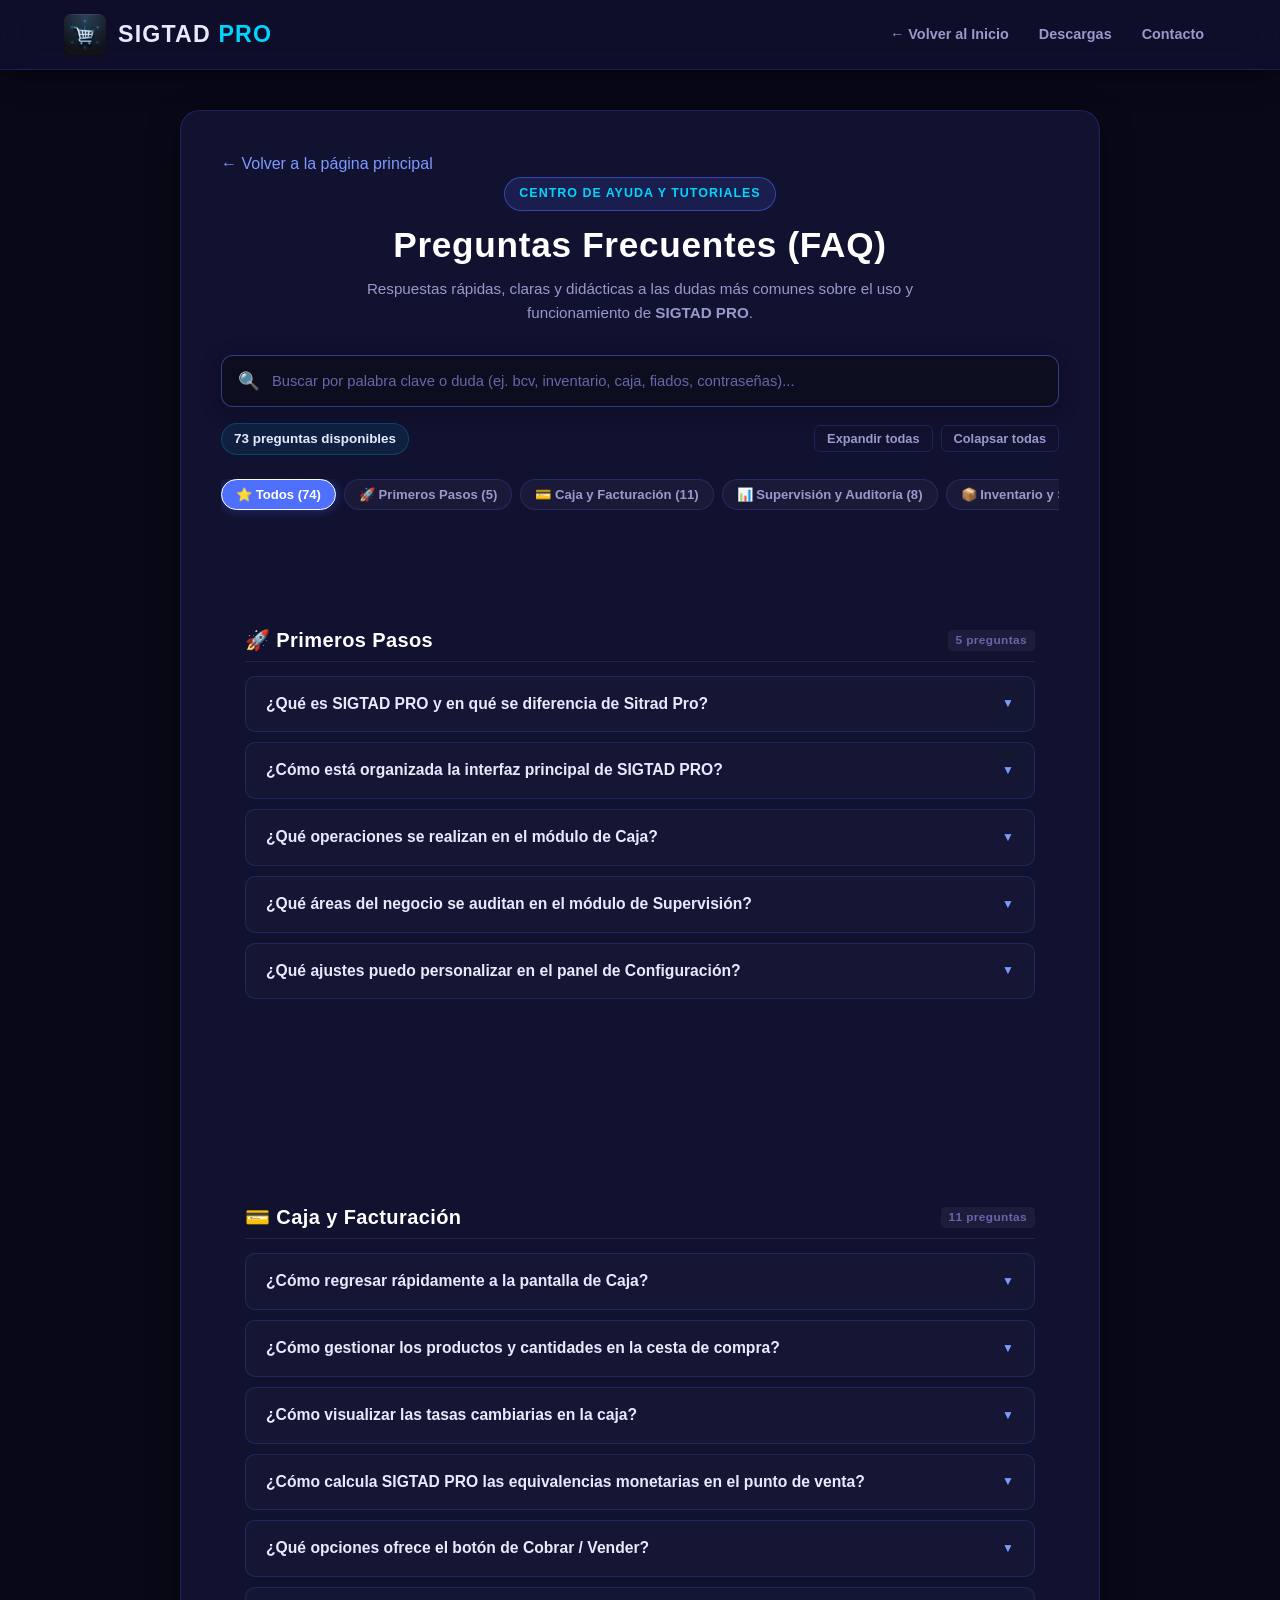
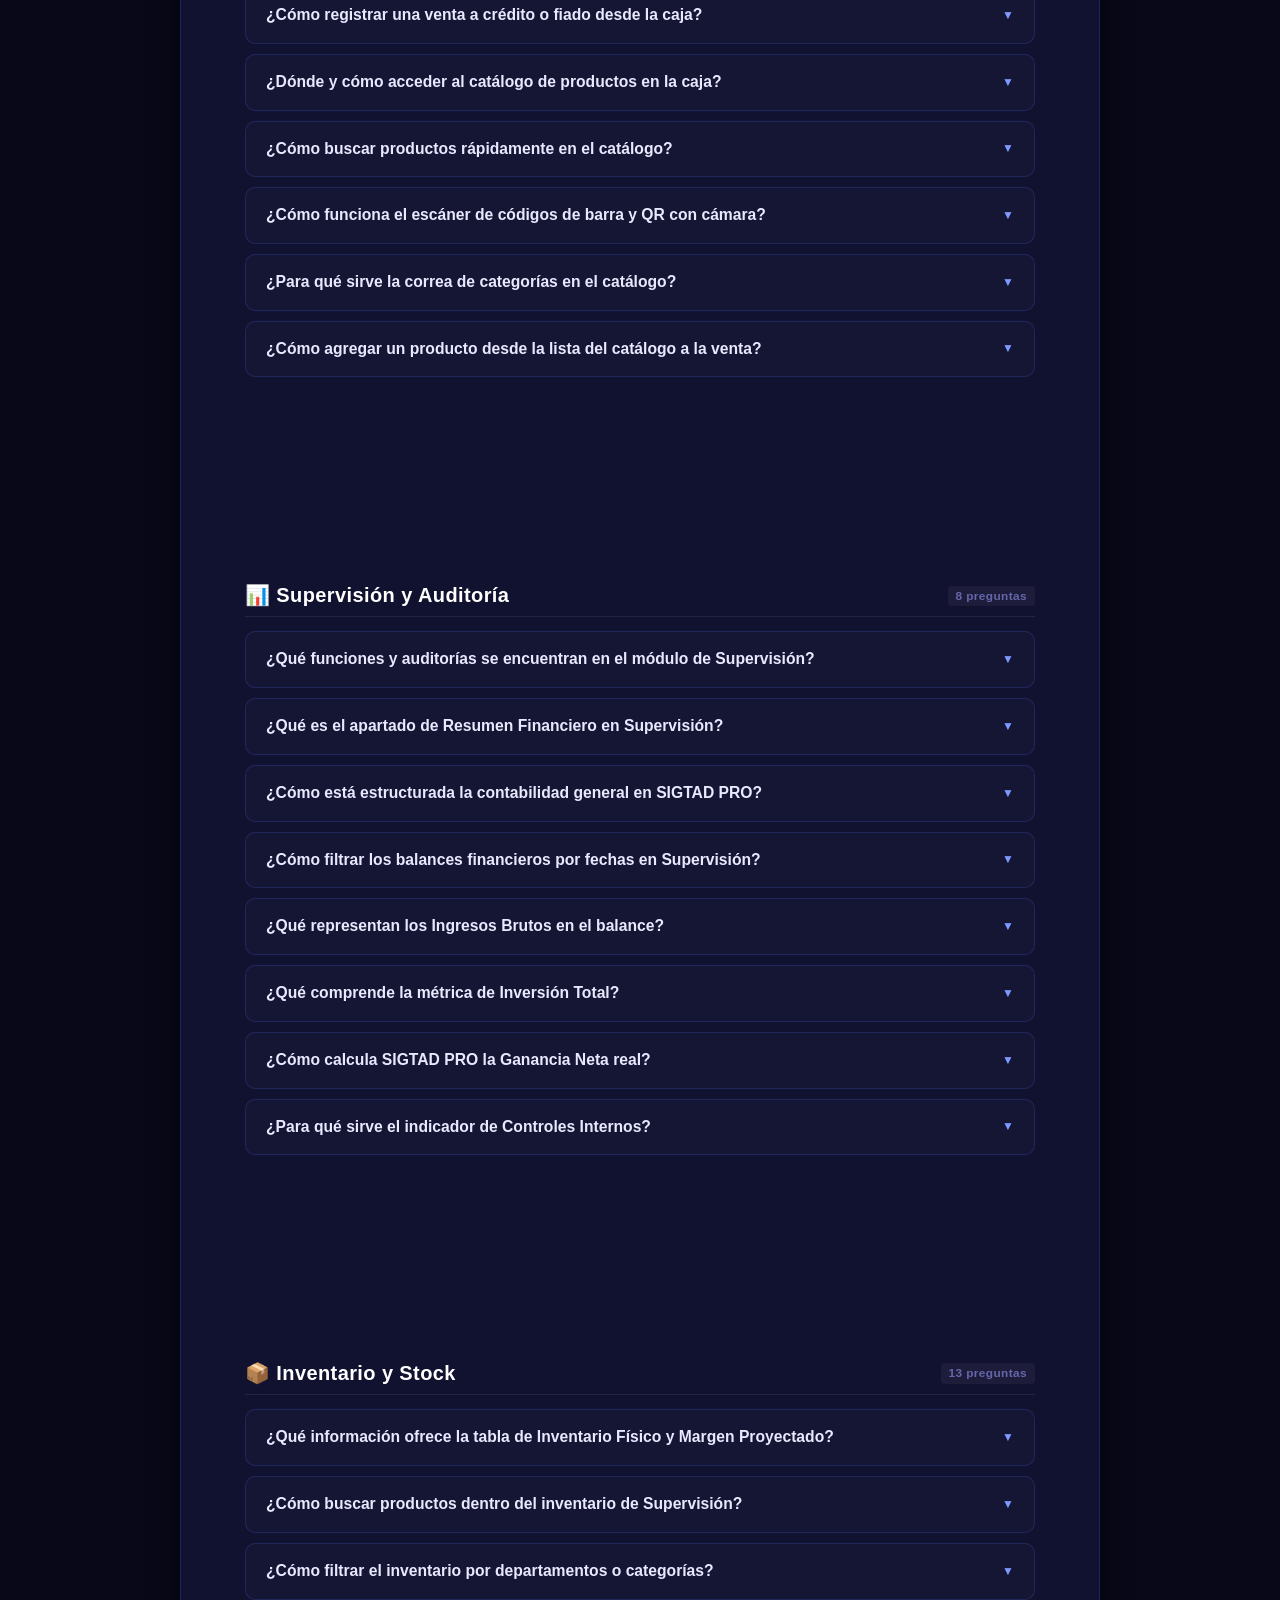
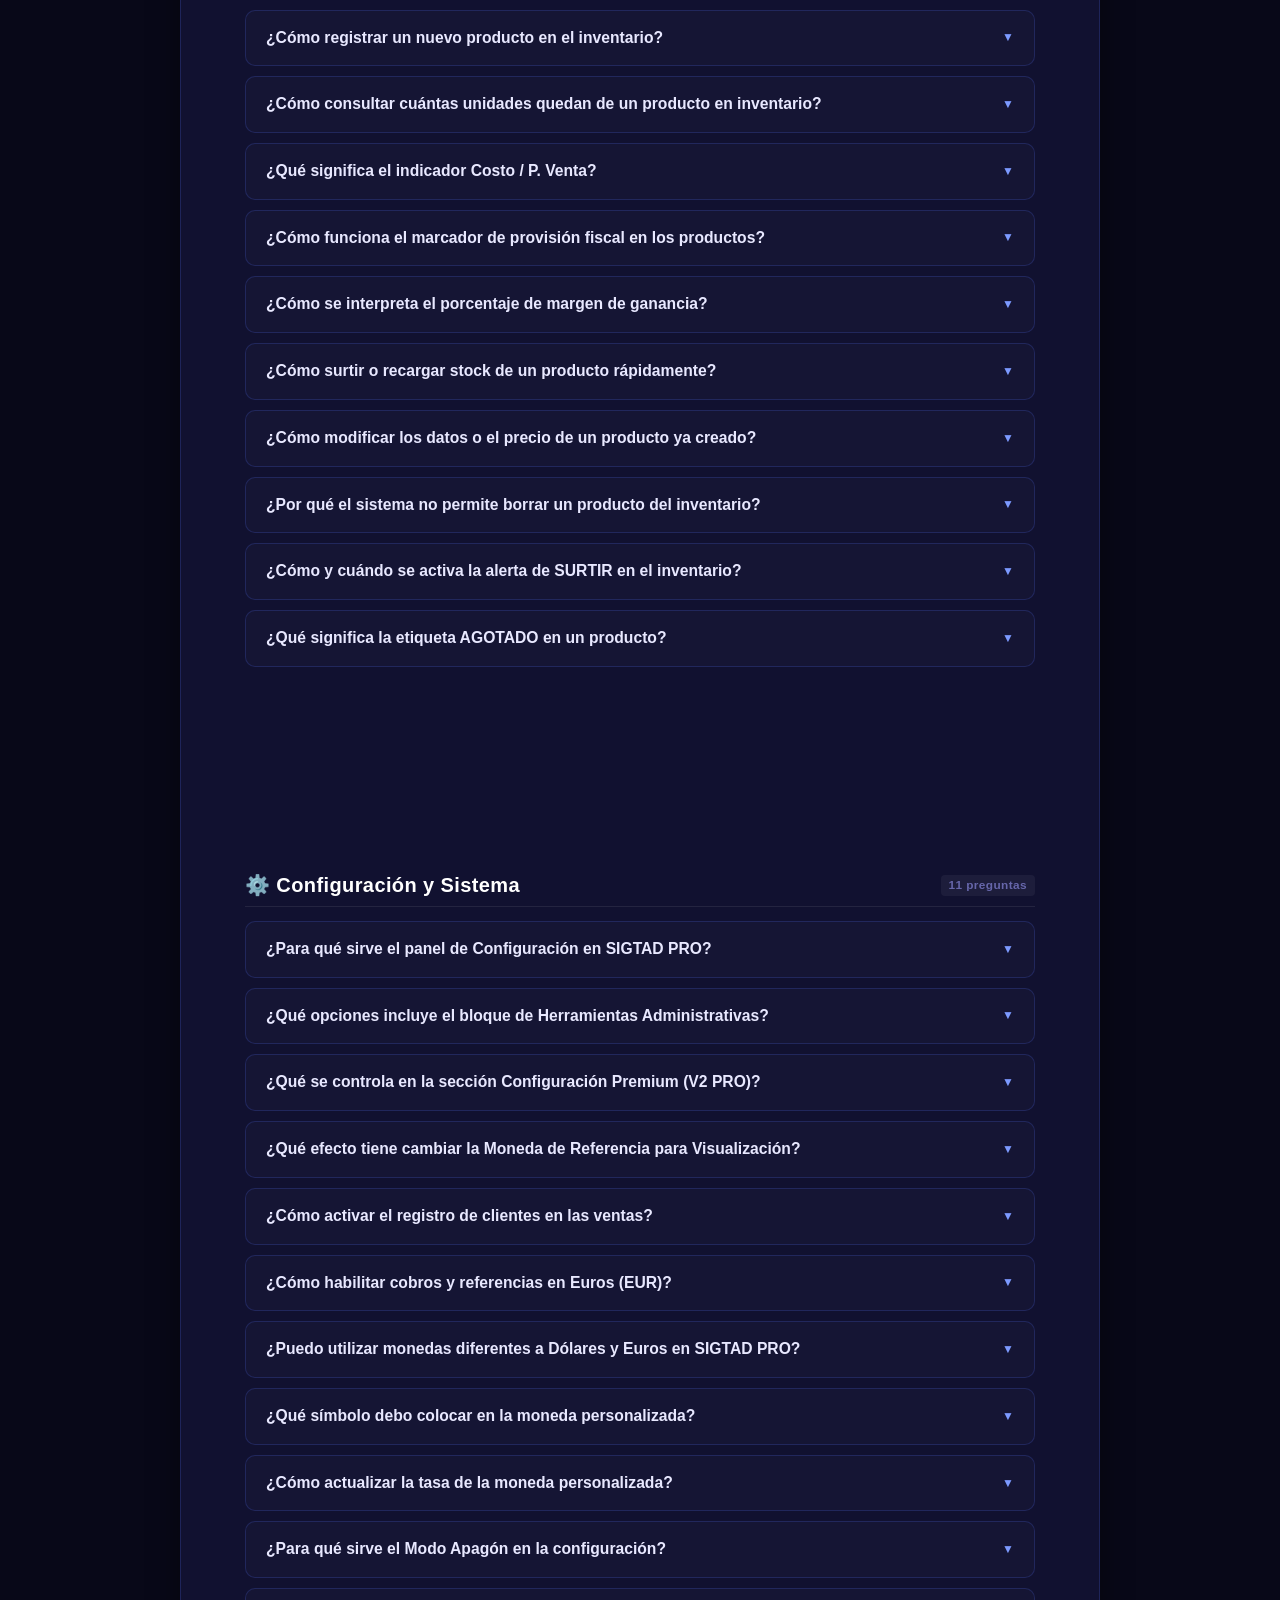
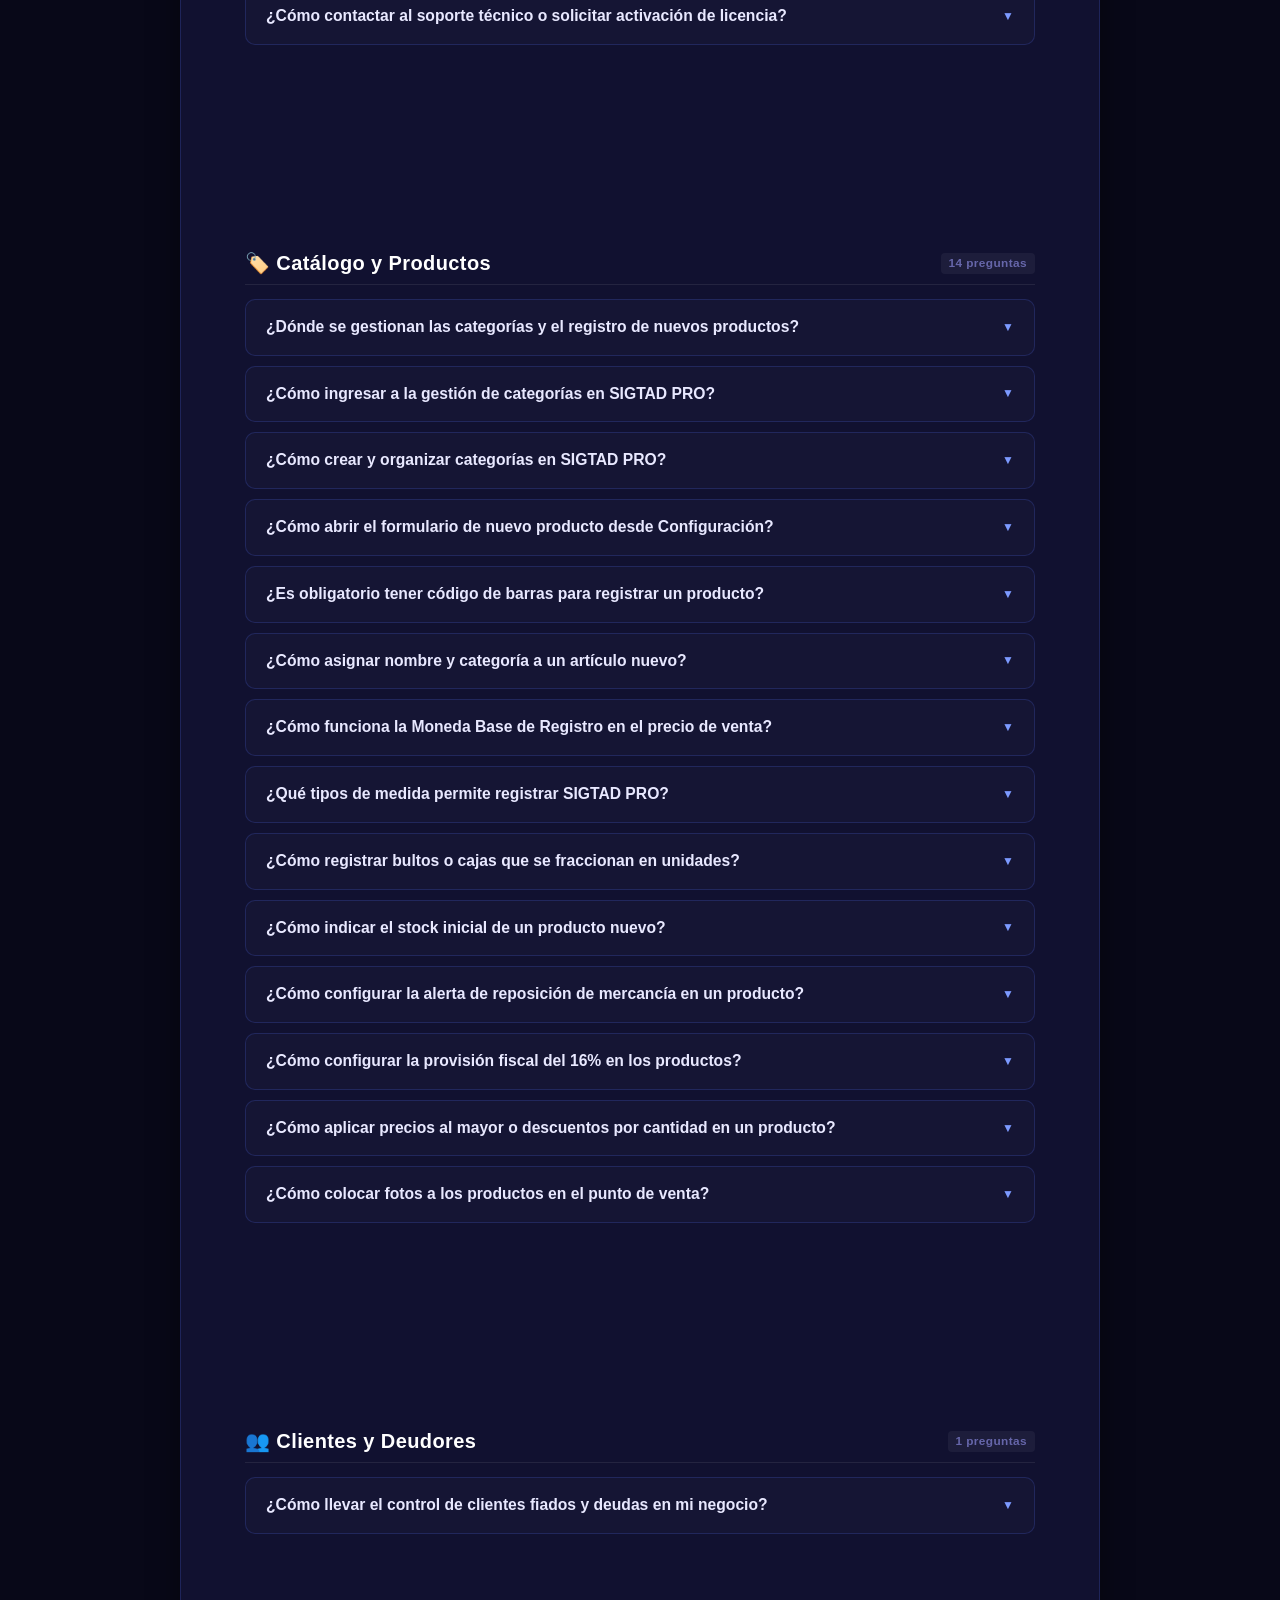
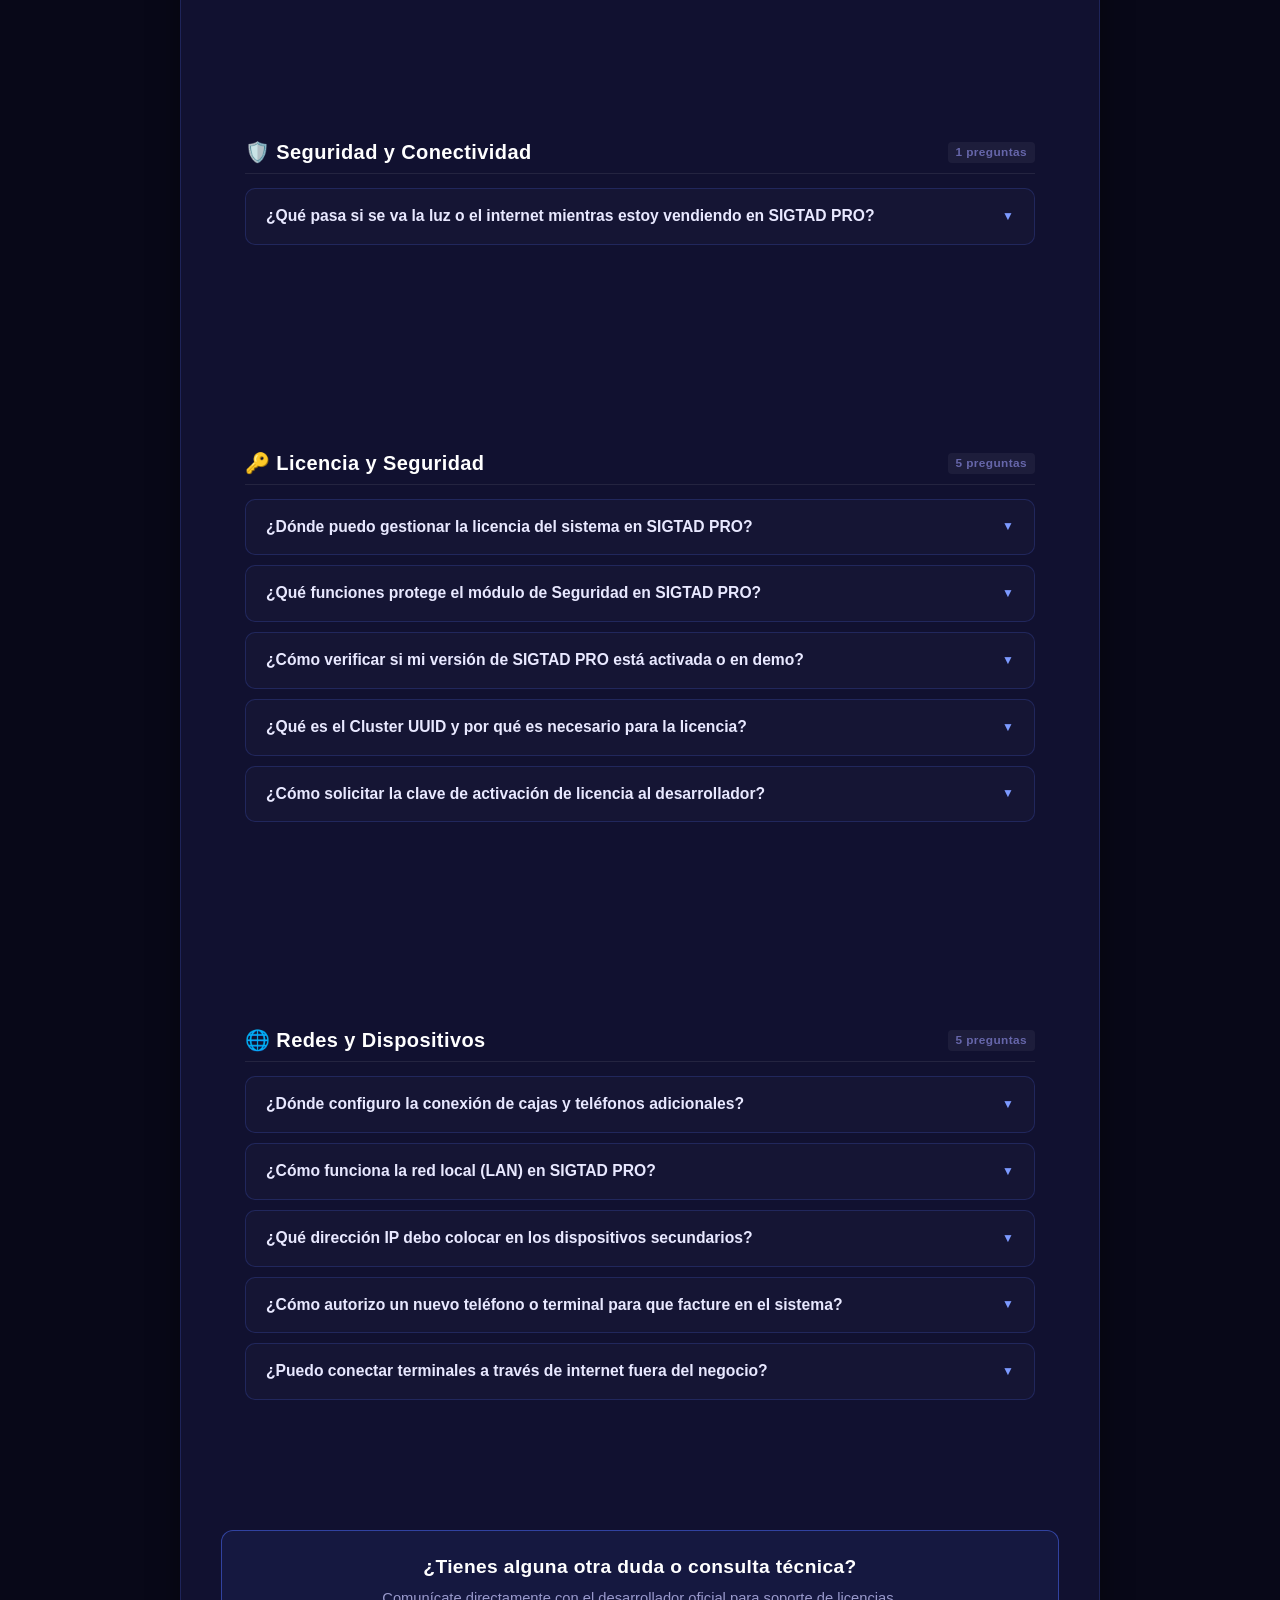
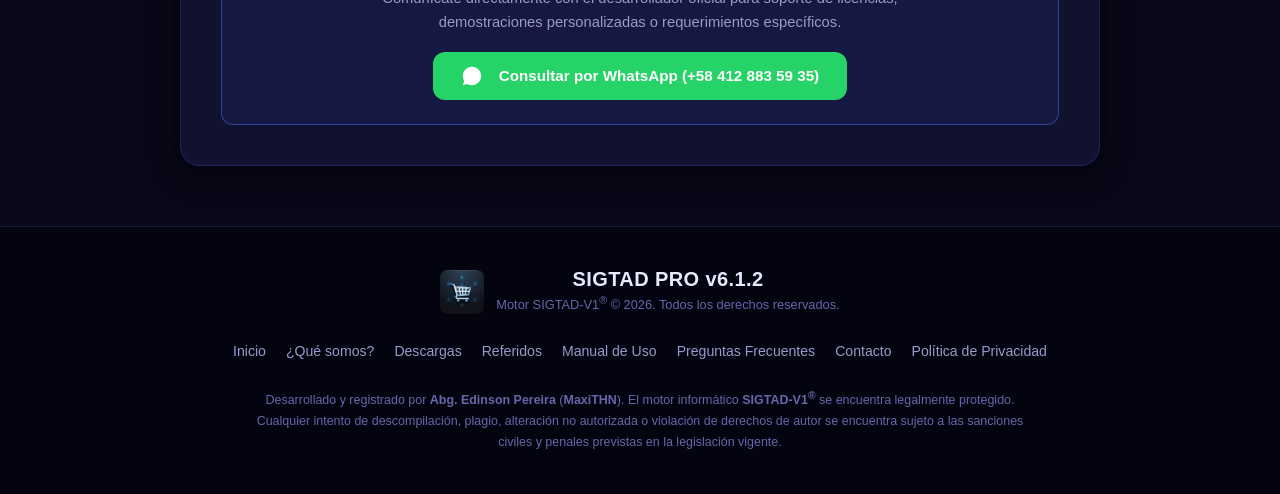
<file: faq.html>
<!DOCTYPE html>
<html lang="es">
<head>
  <meta charset="UTF-8" />
  <meta name="viewport" content="width=device-width, initial-scale=1.0" />
  <title>Preguntas Frecuentes y Centro de Ayuda | SIGTAD PRO</title>
  <meta name="description" content="Centro oficial de ayuda y preguntas frecuentes (FAQ) de SIGTAD PRO. Respuestas didácticas sobre punto de venta, inventario, monedas, sincronización local y licencias." />
  <meta name="theme-color" content="#080818" />

  <!-- Metadatos de autoría y rastreo SEO -->
  <meta name="author" content="Abg. Edinson Pereira (MaxiTHN)" />
  <meta name="creator" content="Abg. Edinson Pereira" />
  <meta name="publisher" content="SIGTAD PRO" />
  <meta name="robots" content="index, follow, max-image-preview:large, max-snippet:-1" />
  <link rel="canonical" href="https://sigtad.com/faq.html" />

  <!-- Open Graph -->
  <meta property="og:title" content="Preguntas Frecuentes y Centro de Ayuda | SIGTAD PRO" />
  <meta property="og:description" content="Respuestas didácticas sobre el uso de SIGTAD PRO: caja, inventario, sincronización local y licencias." />
  <meta property="og:image" content="https://sigtad.com/assets/og-image.png" />
  <meta property="og:url" content="https://sigtad.com/faq.html" />
  <meta property="og:type" content="website" />
  <meta name="twitter:card" content="summary_large_image" />

  <!-- Favicons oficiales compatibles con directrices de Google Search (múltiplos de 48px) -->
  <link rel="icon" href="https://sigtad.com/favicon.ico" sizes="48x48" />
  <link rel="icon" type="image/png" sizes="48x48" href="https://sigtad.com/assets/icons/favicon-48x48.png" />
  <link rel="icon" type="image/png" sizes="96x96" href="https://sigtad.com/assets/icons/favicon-96x96.png" />
  <link rel="icon" type="image/png" sizes="192x192" href="https://sigtad.com/assets/icons/icon-192x192.png" />
  <link rel="icon" type="image/png" sizes="512x512" href="https://sigtad.com/assets/icons/icon-512x512.png" />
  <link rel="apple-touch-icon" sizes="180x180" href="https://sigtad.com/assets/icons/apple-touch-icon.png" />
  <link rel="shortcut icon" href="https://sigtad.com/favicon.ico" />
  <link rel="manifest" href="site.webmanifest" />

  <!-- Estilos globales -->
  <link rel="stylesheet" href="css/styles.css" />

  <!-- Datos Estructurados Schema.org FAQPage -->
  <script type="application/ld+json">
{"@context":"https://schema.org","mainEntity":[{"acceptedAnswer":{"text":"La interfaz principal de SIGTAD PRO se divide en tres módulos superiores accesibles con un solo clic o toque: Caja (facturación y cobros del día a día), Supervisión (control de inventario, ganancias, gastos y reportes) y Configuración (licencias, monedas, sincronización local y credenciales).","@type":"Answer"},"name":"¿Cómo está organizada la interfaz principal de SIGTAD PRO?","@type":"Question"},{"acceptedAnswer":{"text":"En el módulo de Caja agregas productos a la cesta, consultas precios en tiempo real con conversiones automáticas de moneda, aplicas descuentos, registras pagos en efectivo o electrónicos y gestionas ventas fiadas.","@type":"Answer"},"name":"¿Qué operaciones se realizan en el módulo de Caja?","@type":"Question"},{"acceptedAnswer":{"text":"Supervisión es el panel de control administrativo donde consultas ganancias netas, asientas gastos operativos, revisas el historial de ventas, gestionas inventario con alertas de stock mínimo, controlas clientes fiados y sus abonos, y administras tickets emitidos.","@type":"Answer"},"name":"¿Qué áreas del negocio se auditan en el módulo de Supervisión?","@type":"Question"},{"acceptedAnswer":{"text":"En Configuración activas tu licencia, configuras las monedas activas (BCV, USD, EUR, Personalizada), cambias contraseñas y credenciales de usuario, activas el Servidor de Red Local para conectar múltiples terminales o celulares, y aplicas aumentos o ajustes masivos de precios por inflación.","@type":"Answer"},"name":"¿Qué ajustes puedo personalizar en el panel de Configuración?","@type":"Question"},{"acceptedAnswer":{"text":"Pulsa en cualquier momento el botón \"Caja\" situado en la barra superior del sistema para volver a la pantalla de cobro y registro de ventas.","@type":"Answer"},"name":"¿Cómo regresar rápidamente a la pantalla de Caja?","@type":"Question"},{"acceptedAnswer":{"text":"La cesta muestra los productos agregados con sus cantidades y subtotales. Puedes pulsar los botones (+) y (-) de cada producto para cambiar unidades o escribir la cantidad exacta.","@type":"Answer"},"name":"¿Cómo gestionar los productos y cantidades en la cesta de compra?","@type":"Question"},{"acceptedAnswer":{"text":"En la barra de monedas de la caja se exhiben las tasas de cambio oficiales y actualizadas de las monedas activas en tu negocio (VES, USD, EUR y Moneda Personalizada).","@type":"Answer"},"name":"¿Cómo visualizar las tasas cambiarias en la caja?","@type":"Question"},{"acceptedAnswer":{"text":"El panel de totales calcula en tiempo real el valor de la cesta en tu moneda principal y muestra sus distintas tasas cambiarias en las demás monedas configuradas en tu negocio (VES, USD, EUR y Moneda Personalizada), eliminando errores de redondeo.","@type":"Answer"},"name":"¿Cómo calcula SIGTAD PRO las equivalencias monetarias en el punto de venta?","@type":"Question"},{"acceptedAnswer":{"text":"Al presionar \"Cobrar / Vender\", se abre la modal de pago donde seleccionas el medio recibido (efectivo, pago móvil, tarjeta o combinado), calculas el cambio en bolívares o divisas y emites el comprobante de venta.","@type":"Answer"},"name":"¿Qué opciones ofrece el botón de Cobrar / Vender?","@type":"Question"},{"acceptedAnswer":{"text":"Teniendo los productos en la cesta, presiona el botón inferior \"Fiar / Crédito\", selecciona al cliente autorizado de la lista y confirma. El sistema creará la cuenta por cobrar y rebajará el stock de inmediato.","@type":"Answer"},"name":"¿Cómo registrar una venta a crédito o fiado desde la caja?","@type":"Question"},{"acceptedAnswer":{"text":"En PC el catálogo está visible a la derecha permanentemente. En celulares o pantallas reducidas dispones de la pestaña \"Catálogo\" en la barra superior para alternar con la Cesta en cualquier momento.","@type":"Answer"},"name":"¿Dónde y cómo acceder al catálogo de productos en la caja?","@type":"Question"},{"acceptedAnswer":{"text":"Escribe en la barra de búsqueda cualquier fragmento del nombre o código de barras del producto. La lista filtrará automáticamente los resultados coincidentes al instante.","@type":"Answer"},"name":"¿Cómo buscar productos rápidamente en el catálogo?","@type":"Question"},{"acceptedAnswer":{"text":"Al presionar el icono del escáner en la barra de búsqueda, se activa el visor de la cámara. Al enfocar el código de barras o QR de cualquier producto registrado, se sumará directamente a la cesta.","@type":"Answer"},"name":"¿Cómo funciona el escáner de códigos de barra y QR con cámara?","@type":"Question"},{"acceptedAnswer":{"text":"Permite filtrar de forma inmediata el catálogo por categorías (ej. Bultos, Víveres, Bebidas) con un simple toque horizontal, facilitando ubicar productos sin escribir en el teclado.","@type":"Answer"},"name":"¿Para qué sirve la correa de categorías en el catálogo?","@type":"Question"},{"acceptedAnswer":{"text":"Simplemente pulsa o haz clic sobre la tarjeta del producto deseado en el catálogo. Cada toque sumará una unidad a la cesta de compra con cálculo automático de totales.","@type":"Answer"},"name":"¿Cómo agregar un producto desde la lista del catálogo a la venta?","@type":"Question"},{"acceptedAnswer":{"text":"Supervisión es el centro de control financiero y administrativo donde puedes consultar ganancias netas, asentar inversiones, auditar el inventario físico con alertas de stock, revisar deudores y controlar los tickets emitidos.","@type":"Answer"},"name":"¿Qué funciones y auditorías se encuentran en el módulo de Supervisión?","@type":"Question"},{"acceptedAnswer":{"text":"Es la sección de Supervisión dedicada a mostrar los balances de ingresos, inversiones, ganancias reales netas y el inventario físico valorado de tu negocio.","@type":"Answer"},"name":"¿Qué es el apartado de Resumen Financiero en Supervisión?","@type":"Question"},{"acceptedAnswer":{"text":"La contabilidad se organiza en un bloque integral compuesto por selectores de período y cuatro tarjetas de métricas que calculan al instante ingresos brutos, inversión total, ganancia neta y tickets operados.","@type":"Answer"},"name":"¿Cómo está estructurada la contabilidad general en SIGTAD PRO?","@type":"Question"},{"acceptedAnswer":{"text":"Puedes alternar entre los botones \"Hoy\", \"Esta Semana\", \"Este Mes\" o pulsar \"Personalizado...\" para elegir un rango de fechas con el calendario y auditar cualquier jornada pasada.","@type":"Answer"},"name":"¿Cómo filtrar los balances financieros por fechas en Supervisión?","@type":"Question"},{"acceptedAnswer":{"text":"Los Ingresos Brutos reflejan la suma total de cobros recibidos por ventas de productos en el período seleccionado, antes de deducir el costo de la mercancía o gastos del negocio.","@type":"Answer"},"name":"¿Qué representan los Ingresos Brutos en el balance?","@type":"Question"},{"acceptedAnswer":{"text":"La Inversión Total representa el costo neto de adquisición de los productos vendidos más los egresos y gastos operativos asentados en el sistema.","@type":"Answer"},"name":"¿Qué comprende la métrica de Inversión Total?","@type":"Question"},{"acceptedAnswer":{"text":"Se obtiene mediante la fórmula contable: Ganancia Neta = Ingresos Brutos - Inversión Total (costo de ventas y gastos). Representa el beneficio libre disponible.","@type":"Answer"},"name":"¿Cómo calcula SIGTAD PRO la Ganancia Neta real?","@type":"Question"},{"acceptedAnswer":{"text":"Muestra la cantidad exacta de ventas y tickets concretados en el período filtrado, facilitando el cuadre de caja diario y la auditoría de comprobantes.","@type":"Answer"},"name":"¿Para qué sirve el indicador de Controles Internos?","@type":"Question"},{"acceptedAnswer":{"text":"Ofrece un panorama detallado de cada producto: stock físico disponible, provisión fiscal del 16%, costo de compra, precio de venta fijado y margen porcentual de rentabilidad.","@type":"Answer"},"name":"¿Qué información ofrece la tabla de Inventario Físico y Margen Proyectado?","@type":"Question"},{"acceptedAnswer":{"text":"Escribe en la barra de búsqueda el nombre o código de barras del producto. La lista filtrará inmediatamente las coincidencias en tiempo real.","@type":"Answer"},"name":"¿Cómo buscar productos dentro del inventario de Supervisión?","@type":"Question"},{"acceptedAnswer":{"text":"Selecciona cualquier categoría en el desplegable (ej. Víveres, Bebidas, Golosinas) para visualizar únicamente los productos pertenecientes a ese grupo.","@type":"Answer"},"name":"¿Cómo filtrar el inventario por departamentos o categorías?","@type":"Question"},{"acceptedAnswer":{"text":"Presiona el botón \"+ Nuevo Producto\" para abrir la ficha de creación, donde defines nombre, código de barras, costo, precio con cálculo de margen, umbral de alerta y control de bultos.","@type":"Answer"},"name":"¿Cómo registrar un nuevo producto en el inventario?","@type":"Question"},{"acceptedAnswer":{"text":"La columna o etiqueta de Stock de cada producto muestra en tiempo real las unidades disponibles, actualizadas automáticamente con cada venta o reposición.","@type":"Answer"},"name":"¿Cómo consultar cuántas unidades quedan de un producto en inventario?","@type":"Question"},{"acceptedAnswer":{"text":"Indica el costo base de compra del producto al proveedor y el precio final de venta al consumidor, permitiéndote comprobar la rentabilidad de cada unidad.","@type":"Answer"},"name":"¿Qué significa el indicador Costo / P. Venta?","@type":"Question"},{"acceptedAnswer":{"text":"Señala si el producto grava la alícuota del 16% o si es un rubro exento de tributos, asegurando la transparencia fiscal en la facturación.","@type":"Answer"},"name":"¿Cómo funciona el marcador de provisión fiscal en los productos?","@type":"Question"},{"acceptedAnswer":{"text":"Calcula el porcentaje de beneficio sobre el precio de venta. Si supera el umbral saludable (ej. \u003e 15%) se muestra en verde, y en naranja si el margen es reducido.","@type":"Answer"},"name":"¿Cómo se interpreta el porcentaje de margen de ganancia?","@type":"Question"},{"acceptedAnswer":{"text":"Presiona el icono del carrito verde en la fila del producto para ingresar directamente la cantidad de unidades o bultos entrantes y actualizar el inventario al instante.","@type":"Answer"},"name":"¿Cómo surtir o recargar stock de un producto rápidamente?","@type":"Question"},{"acceptedAnswer":{"text":"Presiona el icono de lápiz amarillo en la fila del producto para abrir su formulario de edición y ajustar cualquier dato o fotografía.","@type":"Answer"},"name":"¿Cómo modificar los datos o el precio de un producto ya creado?","@type":"Question"},{"acceptedAnswer":{"text":"SIGTAD PRO previene inconsistencias contables bloqueando la eliminación de productos que mantengan stock positivo; debes llevarlo a cero o dar de baja el stock antes de retirarlo.","@type":"Answer"},"name":"¿Por qué el sistema no permite borrar un producto del inventario?","@type":"Question"},{"acceptedAnswer":{"text":"Se activa automáticamente en color ámbar con la etiqueta \"SURTIR\" cuando el stock disponible es menor o igual al valor de \"Alerta de Stock Mínimo\" que tú mismo configures en la ficha del producto.","@type":"Answer"},"name":"¿Cómo y cuándo se activa la alerta de SURTIR en el inventario?","@type":"Question"},{"acceptedAnswer":{"text":"Avisa de forma visible en color rojo que el producto no dispone de unidades para la venta, impidiendo desabastecimientos imprevistos en el negocio.","@type":"Answer"},"name":"¿Qué significa la etiqueta AGOTADO en un producto?","@type":"Question"},{"acceptedAnswer":{"text":"En Configuración defines el comportamiento operativo del sistema: monedas y divisas activas, herramientas administrativas, conexión de red local y canales de soporte directo.","@type":"Answer"},"name":"¿Para qué sirve el panel de Configuración en SIGTAD PRO?","@type":"Question"},{"acceptedAnswer":{"text":"Agrupa funciones clave de gestión: creación de productos y categorías, aumentos porcentuales de precios por inflación, control de PINs de acceso, bitácora de notas y ajustes de sincronización en red local.","@type":"Answer"},"name":"¿Qué opciones incluye el bloque de Herramientas Administrativas?","@type":"Question"},{"acceptedAnswer":{"text":"Permite personalizar el comportamiento central del POS: la moneda base de visualización en pantallas, el registro obligatorio u opcional de clientes y la habilitación de monedas secundarias.","@type":"Answer"},"name":"¿Qué se controla en la sección Configuración Premium (V2 PRO)?","@type":"Question"},{"acceptedAnswer":{"text":"Define la moneda principal en la que se exhiben todos los precios del catálogo y subtotales en la interfaz. Si eliges Dólares (USD), los precios se mostrarán principalmente en $ y su cálculo se adaptará a la tasa seleccionada sin desajustar tus costos reales.","@type":"Answer"},"name":"¿Qué efecto tiene cambiar la Moneda de Referencia para Visualización?","@type":"Question"},{"acceptedAnswer":{"text":"Habilita la opción \"Módulo de Registro de Clientes\". Al hacerlo, la pantalla de cobro te permitirá vincular cada venta a un cliente específico para fidelización o control de ventas a crédito.","@type":"Answer"},"name":"¿Cómo activar el registro de clientes en las ventas?","@type":"Question"},{"acceptedAnswer":{"text":"Enciende el interruptor \"Habilitar Tasa Euro BCV\". El sistema consultará la tasa oficial del Banco Central de Venezuela cada vez que haya internet y mantendrá la conversión activa en caja.","@type":"Answer"},"name":"¿Cómo habilitar cobros y referencias en Euros (EUR)?","@type":"Question"},{"acceptedAnswer":{"text":"Sí. Al activar \"Habilitar Moneda de Referencia Personalizada\", puedes configurar cualquier divisa adicional que se utilice en tu zona comercial, como Pesos Colombianos (COP), USDT, Reales o divisas locales.","@type":"Answer"},"name":"¿Puedo utilizar monedas diferentes a Dólares y Euros en SIGTAD PRO?","@type":"Question"},{"acceptedAnswer":{"text":"Escribe la sigla estándar o abreviatura comercial que tus clientes reconozcan (por ejemplo: COP para pesos colombianos, USDT para criptoactivos estables, etc.).","@type":"Answer"},"name":"¿Qué símbolo debo colocar en la moneda personalizada?","@type":"Question"},{"acceptedAnswer":{"text":"Ingresa el valor de cambio en bolívares por cada unidad de la moneda personalizada en el campo \"Tasa Conversión (Bs.)\". Todos los cálculos de caja y equivalencias se actualizarán de inmediato.","@type":"Answer"},"name":"¿Cómo actualizar la tasa de la moneda personalizada?","@type":"Question"},{"acceptedAnswer":{"text":"Permite probar o activar el aislamiento sin conexión cuando falla el router o la red Wi-Fi local, garantizando que el punto de venta continúe facturando con base de datos local y copia espejo (.bak).","@type":"Answer"},"name":"¿Para qué sirve el Modo Apagón en la configuración?","@type":"Question"},{"acceptedAnswer":{"text":"Pulsa el botón \"Contactar por WhatsApp\" al final del panel de Configuración. Se abrirá automáticamente un chat con tu ID único de instalación prellenado para una atención rápida.","@type":"Answer"},"name":"¿Cómo contactar al soporte técnico o solicitar activación de licencia?","@type":"Question"},{"acceptedAnswer":{"text":"En el panel superior de Configuración, dentro del bloque Herramientas Administrativas, encontrarás los botones para gestionar Categorías y Registrar nuevos productos.","@type":"Answer"},"name":"¿Dónde se gestionan las categorías y el registro de nuevos productos?","@type":"Question"},{"acceptedAnswer":{"text":"Presiona la tarjeta morada \"Categorías\" en el bloque de Herramientas Administrativas dentro de Configuración.","@type":"Answer"},"name":"¿Cómo ingresar a la gestión de categorías en SIGTAD PRO?","@type":"Question"},{"acceptedAnswer":{"text":"En el modal de categorías pulsa \"+ Nueva\", escribe el nombre deseado y presiona Guardar. Cada categoría servirá para filtrar ventas, inventario y reportes.","@type":"Answer"},"name":"¿Cómo crear y organizar categorías en SIGTAD PRO?","@type":"Question"},{"acceptedAnswer":{"text":"Pulsa el botón \"Registrar\" (azul índigo) en el bloque de Herramientas Administrativas para abrir la ficha de creación.","@type":"Answer"},"name":"¿Cómo abrir el formulario de nuevo producto desde Configuración?","@type":"Question"},{"acceptedAnswer":{"text":"No, puedes dejar el campo vacío. SIGTAD PRO generará automáticamente un código interno numérico único para que puedas cobrarlo y ubicarlo en el catálogo.","@type":"Answer"},"name":"¿Es obligatorio tener código de barras para registrar un producto?","@type":"Question"},{"acceptedAnswer":{"text":"Escribe el nombre descriptivo en el primer campo y selecciona en el desplegable la categoría correspondiente previamente creada.","@type":"Answer"},"name":"¿Cómo asignar nombre y categoría a un artículo nuevo?","@type":"Question"},{"acceptedAnswer":{"text":"Si registras un producto en USD (ej. $1.00), su precio en bolívares se actualizará automáticamente todos los días según la tasa oficial sin que tengas que modificar precios manualmente.","@type":"Answer"},"name":"¿Cómo funciona la Moneda Base de Registro en el precio de venta?","@type":"Question"},{"acceptedAnswer":{"text":"Permite productos por Unidades individuales (piezas), por Kilogramos (pesables/granel para balanza) o por Litros (líquidos fraccionables).","@type":"Answer"},"name":"¿Qué tipos de medida permite registrar SIGTAD PRO?","@type":"Question"},{"acceptedAnswer":{"text":"Activa el interruptor \"¿Es un paquete/bulto?\", define cuántas unidades contiene la caja y enlázalo al producto individual que ya tengas registrado.","@type":"Answer"},"name":"¿Cómo registrar bultos o cajas que se fraccionan en unidades?","@type":"Question"},{"acceptedAnswer":{"text":"Escribe la cantidad física disponible en el campo \"Inventario Físico\". Con cada venta concretada en caja, el sistema restará las unidades automáticamente.","@type":"Answer"},"name":"¿Cómo indicar el stock inicial de un producto nuevo?","@type":"Question"},{"acceptedAnswer":{"text":"Indica en \"Alerta de Surtir\" la cantidad mínima deseada (ej. 5 unidades). Cuando el inventario baje a esa cantidad o menos, el producto mostrará la alerta ámbar \"SURTIR\".","@type":"Answer"},"name":"¿Cómo configurar la alerta de reposición de mercancía en un producto?","@type":"Question"},{"acceptedAnswer":{"text":"Usa el selector \"Producto Sin provisión (16%)\". Si se deja activo, el producto no acumula provisión; si se desactiva, se calculará el 16% para la contabilidad.","@type":"Answer"},"name":"¿Cómo configurar la provisión fiscal del 16% en los productos?","@type":"Question"},{"acceptedAnswer":{"text":"En el apartado de Descuentos puedes añadir reglas como: \"a partir de 6 unidades, 10% de descuento\" o rebajar un monto fijo en dólares/bolívares por caja.","@type":"Answer"},"name":"¿Cómo aplicar precios al mayor o descuentos por cantidad en un producto?","@type":"Question"},{"acceptedAnswer":{"text":"Presiona \"Adjuntar Imagen (Opcional)\" para abrir la cámara o tu galería, seleccionar la foto del artículo y guardarla comprimida optimizada para el sistema.","@type":"Answer"},"name":"¿Cómo colocar fotos a los productos en el punto de venta?","@type":"Question"},{"acceptedAnswer":{"text":"En Supervisión \u003e Deudores encontrarás la lista completa de clientes con saldo pendiente. Puedes ver el detalle de cada compra fiada, la fecha en que se realizó, el saldo en dólares y bolívares, y el historial de abonos parciales realizados por el cliente.","@type":"Answer"},"name":"¿Cómo llevar el control de clientes fiados y deudas en mi negocio?","@type":"Question"},{"acceptedAnswer":{"text":"SIGTAD PRO fue construido con arquitectura \"Offline First\". Todas las ventas, inventarios y abonos se guardan de inmediato en la base de datos local SQLite protegida con copias espejo (.bak) contra apagones bruscos. En cuanto se restablece la red, la terminal sincroniza automáticamente todos los movimientos sin pérdida de datos.","@type":"Answer"},"name":"¿Qué pasa si se va la luz o el internet mientras estoy vendiendo en SIGTAD PRO?","@type":"Question"},{"acceptedAnswer":{"text":"En el módulo de Configuración, dentro de la tarjeta Seguridad en Herramientas Administrativas, encontrarás la pestaña Licencia con tu ID único.","@type":"Answer"},"name":"¿Dónde puedo gestionar la licencia del sistema en SIGTAD PRO?","@type":"Question"},{"acceptedAnswer":{"text":"Permite actualizar las contraseñas numéricas (PINs) de administradores y cajeros, asociar un correo para recuperación y verificar la validez de la licencia.","@type":"Answer"},"name":"¿Qué funciones protege el módulo de Seguridad en SIGTAD PRO?","@type":"Question"},{"acceptedAnswer":{"text":"Dentro de Seguridad \u003e pestaña Licencia, el indicador mostrará \"ACTIVADO\" en verde junto a la fecha de vencimiento, o \"DEMO SIN ACTIVAR\" en rojo.","@type":"Answer"},"name":"¿Cómo verificar si mi versión de SIGTAD PRO está activada o en demo?","@type":"Question"},{"acceptedAnswer":{"text":"El Cluster UUID es una huella criptográfica irrepetible generada en tu equipo que vincula tu instalación física con tu contrato de licencia para evitar duplicaciones.","@type":"Answer"},"name":"¿Qué es el Cluster UUID y por qué es necesario para la licencia?","@type":"Question"},{"acceptedAnswer":{"text":"Copia tu Cluster UUID con el botón amarillo y compártelo con el desarrollador, o presiona el botón verde de WhatsApp para abrir un chat directo con tu código listo para enviar.","@type":"Answer"},"name":"¿Cómo solicitar la clave de activación de licencia al desarrollador?","@type":"Question"},{"acceptedAnswer":{"text":"En el módulo de Configuración, dentro de la tarjeta \"Red e Internet\" en Herramientas Administrativas.","@type":"Answer"},"name":"¿Dónde configuro la conexión de cajas y teléfonos adicionales?","@type":"Question"},{"acceptedAnswer":{"text":"La PC Principal actúa como servidor emitiendo una dirección IP y puerto local. Cualquier teléfono o tablet en la misma red Wi-Fi puede enlazarse a esta dirección.","@type":"Answer"},"name":"¿Cómo funciona la red local (LAN) en SIGTAD PRO?","@type":"Question"},{"acceptedAnswer":{"text":"Debes colocar la dirección IP local y puerto (ejemplo: 192.168.1.100:8080) mostrada en la tarjeta \"Servidor de Red Local\" del equipo principal.","@type":"Answer"},"name":"¿Qué dirección IP debo colocar en los dispositivos secundarios?","@type":"Question"},{"acceptedAnswer":{"text":"Cuando el dispositivo intente conectarse aparecerá en \"Personal / Empleados\". El administrador principal puede activar su interruptor para autorizarlo o desactivarlo para suspender su acceso.","@type":"Answer"},"name":"¿Cómo autorizo un nuevo teléfono o terminal para que facture en el sistema?","@type":"Question"},{"acceptedAnswer":{"text":"SIGTAD PRO cuenta con sincronización por internet vía MQTT para enlazar sucursales, actualmente en fase de pruebas activas y recomendada con precaución.","@type":"Answer"},"name":"¿Puedo conectar terminales a través de internet fuera del negocio?","@type":"Question"}],"@type":"FAQPage"}
  </script>
</head>
<body>

  <!-- ══════════════════════════════════════════════════════════════
       MEMBRETE SUPERIOR / NAVBAR (Igual que privacidad.html)
       ══════════════════════════════════════════════════════════════ -->
  <header id="mainHeader" class="scrolled">
    <nav class="navbar">
      <a href="index.html" class="nav-brand">
        <img src="assets/logo.png" alt="SIGTAD PRO" class="nav-logo" />
        <span class="nav-title">SIGTAD <span class="highlight">PRO</span></span>
      </a>
      <div class="nav-links">
        <a href="index.html" class="nav-link">← Volver al Inicio</a>
        <a href="index.html#descargas" class="nav-link">Descargas</a>
        <a href="index.html#contacto" class="nav-link">Contacto</a>
      </div>
    </nav>
  </header>

  <main>
    <div class="container">
      <div class="faq-container">
        <a href="index.html" class="back-btn">← Volver a la página principal</a>

        <div class="faq-header-block">
          <span class="faq-badge">Centro de Ayuda y Tutoriales</span>
          <h1 class="faq-title">Preguntas Frecuentes (FAQ)</h1>
          <p class="faq-subtitle">
            Respuestas rápidas, claras y didácticas a las dudas más comunes sobre el uso y funcionamiento de <strong>SIGTAD PRO</strong>.
          </p>
        </div>

        <!-- Barra de Búsqueda Interactiva -->
        <div class="faq-search-wrapper">
          <div class="faq-search-box">
            <span class="faq-search-icon" aria-hidden="true">🔍</span>
            <input
              type="text"
              id="faqSearch"
              class="faq-search-input"
              placeholder="Buscar por palabra clave o duda (ej. bcv, inventario, caja, fiados, contraseñas)..."
              autocomplete="off"
              aria-label="Buscar en preguntas frecuentes"
            />
            <button id="faqSearchClear" class="faq-search-clear" aria-label="Limpiar búsqueda" title="Limpiar búsqueda">✕</button>
          </div>
        </div>

        <!-- Meta barra: contador y botones expandir/colapsar -->
        <div class="faq-meta-bar">
          <span id="faqCounter" class="faq-counter-badge">73 preguntas disponibles</span>
          <div class="faq-toggle-actions">
            <button id="faqExpandAll" class="faq-btn-text">Expandir todas</button>
            <button id="faqCollapseAll" class="faq-btn-text">Colapsar todas</button>
          </div>
        </div>

        <!-- Píldoras de Filtro Rápido por Categoría -->
        <div class="faq-pills-bar" id="faqPillsBar">
<button class="faq-pill active" data-cat="all">⭐ Todos (74)</button>
      <button class="faq-pill" data-cat="Primeros Pasos">🚀 Primeros Pasos (5)</button>
      <button class="faq-pill" data-cat="Caja y Facturación">💳 Caja y Facturación (11)</button>
      <button class="faq-pill" data-cat="Supervisión y Auditoría">📊 Supervisión y Auditoría (8)</button>
      <button class="faq-pill" data-cat="Inventario y Stock">📦 Inventario y Stock (13)</button>
      <button class="faq-pill" data-cat="Configuración y Sistema">⚙️ Configuración y Sistema (11)</button>
      <button class="faq-pill" data-cat="Catálogo y Productos">🏷️ Catálogo y Productos (14)</button>
      <button class="faq-pill" data-cat="Clientes y Deudores">👥 Clientes y Deudores (1)</button>
      <button class="faq-pill" data-cat="Seguridad y Conectividad">🛡️ Seguridad y Conectividad (1)</button>
      <button class="faq-pill" data-cat="Licencia y Seguridad">🔑 Licencia y Seguridad (5)</button>
      <button class="faq-pill" data-cat="Redes y Dispositivos">🌐 Redes y Dispositivos (5)</button>
        </div>

        <!-- Estado de 'No hay resultados' -->
        <div id="faqNoResults" class="faq-no-results" style="display: none;">
          <h3>No encontramos preguntas coincidentes</h3>
          <p>Intenta con otra palabra clave similar (ej. "ventas", "productos", "ip", "red", "backup").</p>
          <button id="faqResetSearchBtn" class="btn-primary" style="padding: 10px 20px; font-size: 0.9rem;">
            🔄 Restablecer Búsqueda
          </button>
        </div>

        <!-- Contenedor de Preguntas y Respuestas -->
        <div id="faqContentList">

      <!-- Categoría: Primeros Pasos -->
      <section class="faq-category" id="cat-primeros-pasos" data-category-group="Primeros Pasos">
        <h2 class="faq-category-title">
          <span>🚀 Primeros Pasos</span>
          <span class="faq-category-badge">5 preguntas</span>
        </h2>
        <div class="faq-category-items">
        <details class="faq-item" data-category="Primeros Pasos">
          <summary class="faq-question">
            <span class="faq-q-text">&#191;Qu&#233; es SIGTAD PRO y en qu&#233; se diferencia de Sitrad Pro?</span>
            <span class="faq-chevron" aria-hidden="true">▼</span>
          </summary>
          <div class="faq-answer">
            <p><strong>SIGTAD PRO</strong> es un software independiente de punto de venta (POS), simulaci&#243;n de caja, control de deudores (fiados) e inventarios para bodegas y comercios, desarrollado por el <strong>Abg. Edinson Pereira (MaxiTHN)</strong> para Windows y Android. <em>No guarda ninguna relaci&#243;n con Sitrad Pro</em> (que es un software de monitoreo de refrigeraci&#243;n industrial de la empresa brasile&#241;a Full Gauge Controls). SIGTAD PRO opera 100% offline y est&#225; dise&#241;ado para la administraci&#243;n y control comercial sin requerir internet.</p>
          </div>
        </details>
        <details class="faq-item" data-category="Primeros Pasos">
          <summary class="faq-question">
            <span class="faq-q-text">&#191;C&#243;mo est&#225; organizada la interfaz principal de SIGTAD PRO?</span>
            <span class="faq-chevron" aria-hidden="true">▼</span>
          </summary>
          <div class="faq-answer">
            <p>La interfaz principal de SIGTAD PRO se divide en tres m&#243;dulos superiores accesibles con un solo clic o toque: Caja (facturaci&#243;n y cobros del d&#237;a a d&#237;a), Supervisi&#243;n (control de inventario, ganancias, gastos y reportes) y Configuraci&#243;n (licencias, monedas, sincronizaci&#243;n local y credenciales).</p>
          </div>
        </details>        <details class="faq-item" data-category="Primeros Pasos">
          <summary class="faq-question">
            <span class="faq-q-text">&#191;Qu&#233; operaciones se realizan en el m&#243;dulo de Caja?</span>
            <span class="faq-chevron" aria-hidden="true">▼</span>
          </summary>
          <div class="faq-answer">
            <p>En el m&#243;dulo de Caja agregas productos a la cesta, consultas precios en tiempo real con conversiones autom&#225;ticas de moneda, aplicas descuentos, registras pagos en efectivo o electr&#243;nicos y gestionas ventas fiadas.</p>
          </div>
        </details>        <details class="faq-item" data-category="Primeros Pasos">
          <summary class="faq-question">
            <span class="faq-q-text">&#191;Qu&#233; &#225;reas del negocio se auditan en el m&#243;dulo de Supervisi&#243;n?</span>
            <span class="faq-chevron" aria-hidden="true">▼</span>
          </summary>
          <div class="faq-answer">
            <p>Supervisi&#243;n es el panel de control administrativo donde consultas ganancias netas, asientas gastos operativos, revisas el historial de ventas, gestionas inventario con alertas de stock m&#237;nimo, controlas clientes fiados y sus abonos, y administras tickets emitidos.</p>
          </div>
        </details>        <details class="faq-item" data-category="Primeros Pasos">
          <summary class="faq-question">
            <span class="faq-q-text">&#191;Qu&#233; ajustes puedo personalizar en el panel de Configuraci&#243;n?</span>
            <span class="faq-chevron" aria-hidden="true">▼</span>
          </summary>
          <div class="faq-answer">
            <p>En Configuraci&#243;n activas tu licencia, configuras las monedas activas (BCV, USD, EUR, Personalizada), cambias contrase&#241;as y credenciales de usuario, activas el Servidor de Red Local para conectar m&#250;ltiples terminales o celulares, y aplicas aumentos o ajustes masivos de precios por inflaci&#243;n.</p>
          </div>
        </details>
        </div>
      </section>
      <!-- Categoría: Caja y Facturación -->
      <section class="faq-category" id="cat-caja-y-facturaci-n" data-category-group="Caja y Facturación">
        <h2 class="faq-category-title">
          <span>💳 Caja y Facturación</span>
          <span class="faq-category-badge">11 preguntas</span>
        </h2>
        <div class="faq-category-items">
        <details class="faq-item" data-category="Caja y Facturación">
          <summary class="faq-question">
            <span class="faq-q-text">&#191;C&#243;mo regresar r&#225;pidamente a la pantalla de Caja?</span>
            <span class="faq-chevron" aria-hidden="true">▼</span>
          </summary>
          <div class="faq-answer">
            <p>Pulsa en cualquier momento el bot&#243;n &quot;Caja&quot; situado en la barra superior del sistema para volver a la pantalla de cobro y registro de ventas.</p>
          </div>
        </details>        <details class="faq-item" data-category="Caja y Facturación">
          <summary class="faq-question">
            <span class="faq-q-text">&#191;C&#243;mo gestionar los productos y cantidades en la cesta de compra?</span>
            <span class="faq-chevron" aria-hidden="true">▼</span>
          </summary>
          <div class="faq-answer">
            <p>La cesta muestra los productos agregados con sus cantidades y subtotales. Puedes pulsar los botones (+) y (-) de cada producto para cambiar unidades o escribir la cantidad exacta.</p>
          </div>
        </details>        <details class="faq-item" data-category="Caja y Facturación">
          <summary class="faq-question">
            <span class="faq-q-text">&#191;C&#243;mo visualizar las tasas cambiarias en la caja?</span>
            <span class="faq-chevron" aria-hidden="true">▼</span>
          </summary>
          <div class="faq-answer">
            <p>En la barra de monedas de la caja se exhiben las tasas de cambio oficiales y actualizadas de las monedas activas en tu negocio (VES, USD, EUR y Moneda Personalizada).</p>
          </div>
        </details>        <details class="faq-item" data-category="Caja y Facturación">
          <summary class="faq-question">
            <span class="faq-q-text">&#191;C&#243;mo calcula SIGTAD PRO las equivalencias monetarias en el punto de venta?</span>
            <span class="faq-chevron" aria-hidden="true">▼</span>
          </summary>
          <div class="faq-answer">
            <p>El panel de totales calcula en tiempo real el valor de la cesta en tu moneda principal y muestra sus distintas tasas cambiarias en las dem&#225;s monedas configuradas en tu negocio (VES, USD, EUR y Moneda Personalizada), eliminando errores de redondeo.</p>
          </div>
        </details>        <details class="faq-item" data-category="Caja y Facturación">
          <summary class="faq-question">
            <span class="faq-q-text">&#191;Qu&#233; opciones ofrece el bot&#243;n de Cobrar / Vender?</span>
            <span class="faq-chevron" aria-hidden="true">▼</span>
          </summary>
          <div class="faq-answer">
            <p>Al presionar &quot;Cobrar / Vender&quot;, se abre la modal de pago donde seleccionas el medio recibido (efectivo, pago m&#243;vil, tarjeta o combinado), calculas el cambio en bol&#237;vares o divisas y emites el comprobante de venta.</p>
          </div>
        </details>        <details class="faq-item" data-category="Caja y Facturación">
          <summary class="faq-question">
            <span class="faq-q-text">&#191;C&#243;mo registrar una venta a cr&#233;dito o fiado desde la caja?</span>
            <span class="faq-chevron" aria-hidden="true">▼</span>
          </summary>
          <div class="faq-answer">
            <p>Teniendo los productos en la cesta, presiona el bot&#243;n inferior &quot;Fiar / Cr&#233;dito&quot;, selecciona al cliente autorizado de la lista y confirma. El sistema crear&#225; la cuenta por cobrar y rebajar&#225; el stock de inmediato.</p>
          </div>
        </details>        <details class="faq-item" data-category="Caja y Facturación">
          <summary class="faq-question">
            <span class="faq-q-text">&#191;D&#243;nde y c&#243;mo acceder al cat&#225;logo de productos en la caja?</span>
            <span class="faq-chevron" aria-hidden="true">▼</span>
          </summary>
          <div class="faq-answer">
            <p>En PC el cat&#225;logo est&#225; visible a la derecha permanentemente. En celulares o pantallas reducidas dispones de la pesta&#241;a &quot;Cat&#225;logo&quot; en la barra superior para alternar con la Cesta en cualquier momento.</p>
          </div>
        </details>        <details class="faq-item" data-category="Caja y Facturación">
          <summary class="faq-question">
            <span class="faq-q-text">&#191;C&#243;mo buscar productos r&#225;pidamente en el cat&#225;logo?</span>
            <span class="faq-chevron" aria-hidden="true">▼</span>
          </summary>
          <div class="faq-answer">
            <p>Escribe en la barra de b&#250;squeda cualquier fragmento del nombre o c&#243;digo de barras del producto. La lista filtrar&#225; autom&#225;ticamente los resultados coincidentes al instante.</p>
          </div>
        </details>        <details class="faq-item" data-category="Caja y Facturación">
          <summary class="faq-question">
            <span class="faq-q-text">&#191;C&#243;mo funciona el esc&#225;ner de c&#243;digos de barra y QR con c&#225;mara?</span>
            <span class="faq-chevron" aria-hidden="true">▼</span>
          </summary>
          <div class="faq-answer">
            <p>Al presionar el icono del esc&#225;ner en la barra de b&#250;squeda, se activa el visor de la c&#225;mara. Al enfocar el c&#243;digo de barras o QR de cualquier producto registrado, se sumar&#225; directamente a la cesta.</p>
          </div>
        </details>        <details class="faq-item" data-category="Caja y Facturación">
          <summary class="faq-question">
            <span class="faq-q-text">&#191;Para qu&#233; sirve la correa de categor&#237;as en el cat&#225;logo?</span>
            <span class="faq-chevron" aria-hidden="true">▼</span>
          </summary>
          <div class="faq-answer">
            <p>Permite filtrar de forma inmediata el cat&#225;logo por categor&#237;as (ej. Bultos, V&#237;veres, Bebidas) con un simple toque horizontal, facilitando ubicar productos sin escribir en el teclado.</p>
          </div>
        </details>        <details class="faq-item" data-category="Caja y Facturación">
          <summary class="faq-question">
            <span class="faq-q-text">&#191;C&#243;mo agregar un producto desde la lista del cat&#225;logo a la venta?</span>
            <span class="faq-chevron" aria-hidden="true">▼</span>
          </summary>
          <div class="faq-answer">
            <p>Simplemente pulsa o haz clic sobre la tarjeta del producto deseado en el cat&#225;logo. Cada toque sumar&#225; una unidad a la cesta de compra con c&#225;lculo autom&#225;tico de totales.</p>
          </div>
        </details>
        </div>
      </section>
      <!-- Categoría: Supervisión y Auditoría -->
      <section class="faq-category" id="cat-supervisi-n-y-auditor-a" data-category-group="Supervisión y Auditoría">
        <h2 class="faq-category-title">
          <span>📊 Supervisión y Auditoría</span>
          <span class="faq-category-badge">8 preguntas</span>
        </h2>
        <div class="faq-category-items">
        <details class="faq-item" data-category="Supervisión y Auditoría">
          <summary class="faq-question">
            <span class="faq-q-text">&#191;Qu&#233; funciones y auditor&#237;as se encuentran en el m&#243;dulo de Supervisi&#243;n?</span>
            <span class="faq-chevron" aria-hidden="true">▼</span>
          </summary>
          <div class="faq-answer">
            <p>Supervisi&#243;n es el centro de control financiero y administrativo donde puedes consultar ganancias netas, asentar inversiones, auditar el inventario f&#237;sico con alertas de stock, revisar deudores y controlar los tickets emitidos.</p>
          </div>
        </details>        <details class="faq-item" data-category="Supervisión y Auditoría">
          <summary class="faq-question">
            <span class="faq-q-text">&#191;Qu&#233; es el apartado de Resumen Financiero en Supervisi&#243;n?</span>
            <span class="faq-chevron" aria-hidden="true">▼</span>
          </summary>
          <div class="faq-answer">
            <p>Es la secci&#243;n de Supervisi&#243;n dedicada a mostrar los balances de ingresos, inversiones, ganancias reales netas y el inventario f&#237;sico valorado de tu negocio.</p>
          </div>
        </details>        <details class="faq-item" data-category="Supervisión y Auditoría">
          <summary class="faq-question">
            <span class="faq-q-text">&#191;C&#243;mo est&#225; estructurada la contabilidad general en SIGTAD PRO?</span>
            <span class="faq-chevron" aria-hidden="true">▼</span>
          </summary>
          <div class="faq-answer">
            <p>La contabilidad se organiza en un bloque integral compuesto por selectores de per&#237;odo y cuatro tarjetas de m&#233;tricas que calculan al instante ingresos brutos, inversi&#243;n total, ganancia neta y tickets operados.</p>
          </div>
        </details>        <details class="faq-item" data-category="Supervisión y Auditoría">
          <summary class="faq-question">
            <span class="faq-q-text">&#191;C&#243;mo filtrar los balances financieros por fechas en Supervisi&#243;n?</span>
            <span class="faq-chevron" aria-hidden="true">▼</span>
          </summary>
          <div class="faq-answer">
            <p>Puedes alternar entre los botones &quot;Hoy&quot;, &quot;Esta Semana&quot;, &quot;Este Mes&quot; o pulsar &quot;Personalizado...&quot; para elegir un rango de fechas con el calendario y auditar cualquier jornada pasada.</p>
          </div>
        </details>        <details class="faq-item" data-category="Supervisión y Auditoría">
          <summary class="faq-question">
            <span class="faq-q-text">&#191;Qu&#233; representan los Ingresos Brutos en el balance?</span>
            <span class="faq-chevron" aria-hidden="true">▼</span>
          </summary>
          <div class="faq-answer">
            <p>Los Ingresos Brutos reflejan la suma total de cobros recibidos por ventas de productos en el per&#237;odo seleccionado, antes de deducir el costo de la mercanc&#237;a o gastos del negocio.</p>
          </div>
        </details>        <details class="faq-item" data-category="Supervisión y Auditoría">
          <summary class="faq-question">
            <span class="faq-q-text">&#191;Qu&#233; comprende la m&#233;trica de Inversi&#243;n Total?</span>
            <span class="faq-chevron" aria-hidden="true">▼</span>
          </summary>
          <div class="faq-answer">
            <p>La Inversi&#243;n Total representa el costo neto de adquisici&#243;n de los productos vendidos m&#225;s los egresos y gastos operativos asentados en el sistema.</p>
          </div>
        </details>        <details class="faq-item" data-category="Supervisión y Auditoría">
          <summary class="faq-question">
            <span class="faq-q-text">&#191;C&#243;mo calcula SIGTAD PRO la Ganancia Neta real?</span>
            <span class="faq-chevron" aria-hidden="true">▼</span>
          </summary>
          <div class="faq-answer">
            <p>Se obtiene mediante la f&#243;rmula contable: Ganancia Neta = Ingresos Brutos - Inversi&#243;n Total (costo de ventas y gastos). Representa el beneficio libre disponible.</p>
          </div>
        </details>        <details class="faq-item" data-category="Supervisión y Auditoría">
          <summary class="faq-question">
            <span class="faq-q-text">&#191;Para qu&#233; sirve el indicador de Controles Internos?</span>
            <span class="faq-chevron" aria-hidden="true">▼</span>
          </summary>
          <div class="faq-answer">
            <p>Muestra la cantidad exacta de ventas y tickets concretados en el per&#237;odo filtrado, facilitando el cuadre de caja diario y la auditor&#237;a de comprobantes.</p>
          </div>
        </details>
        </div>
      </section>
      <!-- Categoría: Inventario y Stock -->
      <section class="faq-category" id="cat-inventario-y-stock" data-category-group="Inventario y Stock">
        <h2 class="faq-category-title">
          <span>📦 Inventario y Stock</span>
          <span class="faq-category-badge">13 preguntas</span>
        </h2>
        <div class="faq-category-items">
        <details class="faq-item" data-category="Inventario y Stock">
          <summary class="faq-question">
            <span class="faq-q-text">&#191;Qu&#233; informaci&#243;n ofrece la tabla de Inventario F&#237;sico y Margen Proyectado?</span>
            <span class="faq-chevron" aria-hidden="true">▼</span>
          </summary>
          <div class="faq-answer">
            <p>Ofrece un panorama detallado de cada producto: stock f&#237;sico disponible, provisi&#243;n fiscal del 16%, costo de compra, precio de venta fijado y margen porcentual de rentabilidad.</p>
          </div>
        </details>        <details class="faq-item" data-category="Inventario y Stock">
          <summary class="faq-question">
            <span class="faq-q-text">&#191;C&#243;mo buscar productos dentro del inventario de Supervisi&#243;n?</span>
            <span class="faq-chevron" aria-hidden="true">▼</span>
          </summary>
          <div class="faq-answer">
            <p>Escribe en la barra de b&#250;squeda el nombre o c&#243;digo de barras del producto. La lista filtrar&#225; inmediatamente las coincidencias en tiempo real.</p>
          </div>
        </details>        <details class="faq-item" data-category="Inventario y Stock">
          <summary class="faq-question">
            <span class="faq-q-text">&#191;C&#243;mo filtrar el inventario por departamentos o categor&#237;as?</span>
            <span class="faq-chevron" aria-hidden="true">▼</span>
          </summary>
          <div class="faq-answer">
            <p>Selecciona cualquier categor&#237;a en el desplegable (ej. V&#237;veres, Bebidas, Golosinas) para visualizar &#250;nicamente los productos pertenecientes a ese grupo.</p>
          </div>
        </details>        <details class="faq-item" data-category="Inventario y Stock">
          <summary class="faq-question">
            <span class="faq-q-text">&#191;C&#243;mo registrar un nuevo producto en el inventario?</span>
            <span class="faq-chevron" aria-hidden="true">▼</span>
          </summary>
          <div class="faq-answer">
            <p>Presiona el bot&#243;n &quot;+ Nuevo Producto&quot; para abrir la ficha de creaci&#243;n, donde defines nombre, c&#243;digo de barras, costo, precio con c&#225;lculo de margen, umbral de alerta y control de bultos.</p>
          </div>
        </details>        <details class="faq-item" data-category="Inventario y Stock">
          <summary class="faq-question">
            <span class="faq-q-text">&#191;C&#243;mo consultar cu&#225;ntas unidades quedan de un producto en inventario?</span>
            <span class="faq-chevron" aria-hidden="true">▼</span>
          </summary>
          <div class="faq-answer">
            <p>La columna o etiqueta de Stock de cada producto muestra en tiempo real las unidades disponibles, actualizadas autom&#225;ticamente con cada venta o reposici&#243;n.</p>
          </div>
        </details>        <details class="faq-item" data-category="Inventario y Stock">
          <summary class="faq-question">
            <span class="faq-q-text">&#191;Qu&#233; significa el indicador Costo / P. Venta?</span>
            <span class="faq-chevron" aria-hidden="true">▼</span>
          </summary>
          <div class="faq-answer">
            <p>Indica el costo base de compra del producto al proveedor y el precio final de venta al consumidor, permiti&#233;ndote comprobar la rentabilidad de cada unidad.</p>
          </div>
        </details>        <details class="faq-item" data-category="Inventario y Stock">
          <summary class="faq-question">
            <span class="faq-q-text">&#191;C&#243;mo funciona el marcador de provisi&#243;n fiscal en los productos?</span>
            <span class="faq-chevron" aria-hidden="true">▼</span>
          </summary>
          <div class="faq-answer">
            <p>Se&#241;ala si el producto grava la al&#237;cuota del 16% o si es un rubro exento de tributos, asegurando la transparencia fiscal en la facturaci&#243;n.</p>
          </div>
        </details>        <details class="faq-item" data-category="Inventario y Stock">
          <summary class="faq-question">
            <span class="faq-q-text">&#191;C&#243;mo se interpreta el porcentaje de margen de ganancia?</span>
            <span class="faq-chevron" aria-hidden="true">▼</span>
          </summary>
          <div class="faq-answer">
            <p>Calcula el porcentaje de beneficio sobre el precio de venta. Si supera el umbral saludable (ej. &gt; 15%) se muestra en verde, y en naranja si el margen es reducido.</p>
          </div>
        </details>        <details class="faq-item" data-category="Inventario y Stock">
          <summary class="faq-question">
            <span class="faq-q-text">&#191;C&#243;mo surtir o recargar stock de un producto r&#225;pidamente?</span>
            <span class="faq-chevron" aria-hidden="true">▼</span>
          </summary>
          <div class="faq-answer">
            <p>Presiona el icono del carrito verde en la fila del producto para ingresar directamente la cantidad de unidades o bultos entrantes y actualizar el inventario al instante.</p>
          </div>
        </details>        <details class="faq-item" data-category="Inventario y Stock">
          <summary class="faq-question">
            <span class="faq-q-text">&#191;C&#243;mo modificar los datos o el precio de un producto ya creado?</span>
            <span class="faq-chevron" aria-hidden="true">▼</span>
          </summary>
          <div class="faq-answer">
            <p>Presiona el icono de l&#225;piz amarillo en la fila del producto para abrir su formulario de edici&#243;n y ajustar cualquier dato o fotograf&#237;a.</p>
          </div>
        </details>        <details class="faq-item" data-category="Inventario y Stock">
          <summary class="faq-question">
            <span class="faq-q-text">&#191;Por qu&#233; el sistema no permite borrar un producto del inventario?</span>
            <span class="faq-chevron" aria-hidden="true">▼</span>
          </summary>
          <div class="faq-answer">
            <p>SIGTAD PRO previene inconsistencias contables bloqueando la eliminaci&#243;n de productos que mantengan stock positivo; debes llevarlo a cero o dar de baja el stock antes de retirarlo.</p>
          </div>
        </details>        <details class="faq-item" data-category="Inventario y Stock">
          <summary class="faq-question">
            <span class="faq-q-text">&#191;C&#243;mo y cu&#225;ndo se activa la alerta de SURTIR en el inventario?</span>
            <span class="faq-chevron" aria-hidden="true">▼</span>
          </summary>
          <div class="faq-answer">
            <p>Se activa autom&#225;ticamente en color &#225;mbar con la etiqueta &quot;SURTIR&quot; cuando el stock disponible es menor o igual al valor de &quot;Alerta de Stock M&#237;nimo&quot; que t&#250; mismo configures en la ficha del producto.</p>
          </div>
        </details>        <details class="faq-item" data-category="Inventario y Stock">
          <summary class="faq-question">
            <span class="faq-q-text">&#191;Qu&#233; significa la etiqueta AGOTADO en un producto?</span>
            <span class="faq-chevron" aria-hidden="true">▼</span>
          </summary>
          <div class="faq-answer">
            <p>Avisa de forma visible en color rojo que el producto no dispone de unidades para la venta, impidiendo desabastecimientos imprevistos en el negocio.</p>
          </div>
        </details>
        </div>
      </section>
      <!-- Categoría: Configuración y Sistema -->
      <section class="faq-category" id="cat-configuraci-n-y-sistema" data-category-group="Configuración y Sistema">
        <h2 class="faq-category-title">
          <span>⚙️ Configuración y Sistema</span>
          <span class="faq-category-badge">11 preguntas</span>
        </h2>
        <div class="faq-category-items">
        <details class="faq-item" data-category="Configuración y Sistema">
          <summary class="faq-question">
            <span class="faq-q-text">&#191;Para qu&#233; sirve el panel de Configuraci&#243;n en SIGTAD PRO?</span>
            <span class="faq-chevron" aria-hidden="true">▼</span>
          </summary>
          <div class="faq-answer">
            <p>En Configuraci&#243;n defines el comportamiento operativo del sistema: monedas y divisas activas, herramientas administrativas, conexi&#243;n de red local y canales de soporte directo.</p>
          </div>
        </details>        <details class="faq-item" data-category="Configuración y Sistema">
          <summary class="faq-question">
            <span class="faq-q-text">&#191;Qu&#233; opciones incluye el bloque de Herramientas Administrativas?</span>
            <span class="faq-chevron" aria-hidden="true">▼</span>
          </summary>
          <div class="faq-answer">
            <p>Agrupa funciones clave de gesti&#243;n: creaci&#243;n de productos y categor&#237;as, aumentos porcentuales de precios por inflaci&#243;n, control de PINs de acceso, bit&#225;cora de notas y ajustes de sincronizaci&#243;n en red local.</p>
          </div>
        </details>        <details class="faq-item" data-category="Configuración y Sistema">
          <summary class="faq-question">
            <span class="faq-q-text">&#191;Qu&#233; se controla en la secci&#243;n Configuraci&#243;n Premium (V2 PRO)?</span>
            <span class="faq-chevron" aria-hidden="true">▼</span>
          </summary>
          <div class="faq-answer">
            <p>Permite personalizar el comportamiento central del POS: la moneda base de visualizaci&#243;n en pantallas, el registro obligatorio u opcional de clientes y la habilitaci&#243;n de monedas secundarias.</p>
          </div>
        </details>        <details class="faq-item" data-category="Configuración y Sistema">
          <summary class="faq-question">
            <span class="faq-q-text">&#191;Qu&#233; efecto tiene cambiar la Moneda de Referencia para Visualizaci&#243;n?</span>
            <span class="faq-chevron" aria-hidden="true">▼</span>
          </summary>
          <div class="faq-answer">
            <p>Define la moneda principal en la que se exhiben todos los precios del cat&#225;logo y subtotales en la interfaz. Si eliges D&#243;lares (USD), los precios se mostrar&#225;n principalmente en $ y su c&#225;lculo se adaptar&#225; a la tasa seleccionada sin desajustar tus costos reales.</p>
          </div>
        </details>        <details class="faq-item" data-category="Configuración y Sistema">
          <summary class="faq-question">
            <span class="faq-q-text">&#191;C&#243;mo activar el registro de clientes en las ventas?</span>
            <span class="faq-chevron" aria-hidden="true">▼</span>
          </summary>
          <div class="faq-answer">
            <p>Habilita la opci&#243;n &quot;M&#243;dulo de Registro de Clientes&quot;. Al hacerlo, la pantalla de cobro te permitir&#225; vincular cada venta a un cliente espec&#237;fico para fidelizaci&#243;n o control de ventas a cr&#233;dito.</p>
          </div>
        </details>        <details class="faq-item" data-category="Configuración y Sistema">
          <summary class="faq-question">
            <span class="faq-q-text">&#191;C&#243;mo habilitar cobros y referencias en Euros (EUR)?</span>
            <span class="faq-chevron" aria-hidden="true">▼</span>
          </summary>
          <div class="faq-answer">
            <p>Enciende el interruptor &quot;Habilitar Tasa Euro BCV&quot;. El sistema consultar&#225; la tasa oficial del Banco Central de Venezuela cada vez que haya internet y mantendr&#225; la conversi&#243;n activa en caja.</p>
          </div>
        </details>        <details class="faq-item" data-category="Configuración y Sistema">
          <summary class="faq-question">
            <span class="faq-q-text">&#191;Puedo utilizar monedas diferentes a D&#243;lares y Euros en SIGTAD PRO?</span>
            <span class="faq-chevron" aria-hidden="true">▼</span>
          </summary>
          <div class="faq-answer">
            <p>S&#237;. Al activar &quot;Habilitar Moneda de Referencia Personalizada&quot;, puedes configurar cualquier divisa adicional que se utilice en tu zona comercial, como Pesos Colombianos (COP), USDT, Reales o divisas locales.</p>
          </div>
        </details>        <details class="faq-item" data-category="Configuración y Sistema">
          <summary class="faq-question">
            <span class="faq-q-text">&#191;Qu&#233; s&#237;mbolo debo colocar en la moneda personalizada?</span>
            <span class="faq-chevron" aria-hidden="true">▼</span>
          </summary>
          <div class="faq-answer">
            <p>Escribe la sigla est&#225;ndar o abreviatura comercial que tus clientes reconozcan (por ejemplo: COP para pesos colombianos, USDT para criptoactivos estables, etc.).</p>
          </div>
        </details>        <details class="faq-item" data-category="Configuración y Sistema">
          <summary class="faq-question">
            <span class="faq-q-text">&#191;C&#243;mo actualizar la tasa de la moneda personalizada?</span>
            <span class="faq-chevron" aria-hidden="true">▼</span>
          </summary>
          <div class="faq-answer">
            <p>Ingresa el valor de cambio en bol&#237;vares por cada unidad de la moneda personalizada en el campo &quot;Tasa Conversi&#243;n (Bs.)&quot;. Todos los c&#225;lculos de caja y equivalencias se actualizar&#225;n de inmediato.</p>
          </div>
        </details>        <details class="faq-item" data-category="Configuración y Sistema">
          <summary class="faq-question">
            <span class="faq-q-text">&#191;Para qu&#233; sirve el Modo Apag&#243;n en la configuraci&#243;n?</span>
            <span class="faq-chevron" aria-hidden="true">▼</span>
          </summary>
          <div class="faq-answer">
            <p>Permite probar o activar el aislamiento sin conexi&#243;n cuando falla el router o la red Wi-Fi local, garantizando que el punto de venta contin&#250;e facturando con base de datos local y copia espejo (.bak).</p>
          </div>
        </details>        <details class="faq-item" data-category="Configuración y Sistema">
          <summary class="faq-question">
            <span class="faq-q-text">&#191;C&#243;mo contactar al soporte t&#233;cnico o solicitar activaci&#243;n de licencia?</span>
            <span class="faq-chevron" aria-hidden="true">▼</span>
          </summary>
          <div class="faq-answer">
            <p>Pulsa el bot&#243;n &quot;Contactar por WhatsApp&quot; al final del panel de Configuraci&#243;n. Se abrir&#225; autom&#225;ticamente un chat con tu ID &#250;nico de instalaci&#243;n prellenado para una atenci&#243;n r&#225;pida.</p>
          </div>
        </details>
        </div>
      </section>
      <!-- Categoría: Catálogo y Productos -->
      <section class="faq-category" id="cat-cat-logo-y-productos" data-category-group="Catálogo y Productos">
        <h2 class="faq-category-title">
          <span>🏷️ Catálogo y Productos</span>
          <span class="faq-category-badge">14 preguntas</span>
        </h2>
        <div class="faq-category-items">
        <details class="faq-item" data-category="Catálogo y Productos">
          <summary class="faq-question">
            <span class="faq-q-text">&#191;D&#243;nde se gestionan las categor&#237;as y el registro de nuevos productos?</span>
            <span class="faq-chevron" aria-hidden="true">▼</span>
          </summary>
          <div class="faq-answer">
            <p>En el panel superior de Configuraci&#243;n, dentro del bloque Herramientas Administrativas, encontrar&#225;s los botones para gestionar Categor&#237;as y Registrar nuevos productos.</p>
          </div>
        </details>        <details class="faq-item" data-category="Catálogo y Productos">
          <summary class="faq-question">
            <span class="faq-q-text">&#191;C&#243;mo ingresar a la gesti&#243;n de categor&#237;as en SIGTAD PRO?</span>
            <span class="faq-chevron" aria-hidden="true">▼</span>
          </summary>
          <div class="faq-answer">
            <p>Presiona la tarjeta morada &quot;Categor&#237;as&quot; en el bloque de Herramientas Administrativas dentro de Configuraci&#243;n.</p>
          </div>
        </details>        <details class="faq-item" data-category="Catálogo y Productos">
          <summary class="faq-question">
            <span class="faq-q-text">&#191;C&#243;mo crear y organizar categor&#237;as en SIGTAD PRO?</span>
            <span class="faq-chevron" aria-hidden="true">▼</span>
          </summary>
          <div class="faq-answer">
            <p>En el modal de categor&#237;as pulsa &quot;+ Nueva&quot;, escribe el nombre deseado y presiona Guardar. Cada categor&#237;a servir&#225; para filtrar ventas, inventario y reportes.</p>
          </div>
        </details>        <details class="faq-item" data-category="Catálogo y Productos">
          <summary class="faq-question">
            <span class="faq-q-text">&#191;C&#243;mo abrir el formulario de nuevo producto desde Configuraci&#243;n?</span>
            <span class="faq-chevron" aria-hidden="true">▼</span>
          </summary>
          <div class="faq-answer">
            <p>Pulsa el bot&#243;n &quot;Registrar&quot; (azul &#237;ndigo) en el bloque de Herramientas Administrativas para abrir la ficha de creaci&#243;n.</p>
          </div>
        </details>        <details class="faq-item" data-category="Catálogo y Productos">
          <summary class="faq-question">
            <span class="faq-q-text">&#191;Es obligatorio tener c&#243;digo de barras para registrar un producto?</span>
            <span class="faq-chevron" aria-hidden="true">▼</span>
          </summary>
          <div class="faq-answer">
            <p>No, puedes dejar el campo vac&#237;o. SIGTAD PRO generar&#225; autom&#225;ticamente un c&#243;digo interno num&#233;rico &#250;nico para que puedas cobrarlo y ubicarlo en el cat&#225;logo.</p>
          </div>
        </details>        <details class="faq-item" data-category="Catálogo y Productos">
          <summary class="faq-question">
            <span class="faq-q-text">&#191;C&#243;mo asignar nombre y categor&#237;a a un art&#237;culo nuevo?</span>
            <span class="faq-chevron" aria-hidden="true">▼</span>
          </summary>
          <div class="faq-answer">
            <p>Escribe el nombre descriptivo en el primer campo y selecciona en el desplegable la categor&#237;a correspondiente previamente creada.</p>
          </div>
        </details>        <details class="faq-item" data-category="Catálogo y Productos">
          <summary class="faq-question">
            <span class="faq-q-text">&#191;C&#243;mo funciona la Moneda Base de Registro en el precio de venta?</span>
            <span class="faq-chevron" aria-hidden="true">▼</span>
          </summary>
          <div class="faq-answer">
            <p>Si registras un producto en USD (ej. $1.00), su precio en bol&#237;vares se actualizar&#225; autom&#225;ticamente todos los d&#237;as seg&#250;n la tasa oficial sin que tengas que modificar precios manualmente.</p>
          </div>
        </details>        <details class="faq-item" data-category="Catálogo y Productos">
          <summary class="faq-question">
            <span class="faq-q-text">&#191;Qu&#233; tipos de medida permite registrar SIGTAD PRO?</span>
            <span class="faq-chevron" aria-hidden="true">▼</span>
          </summary>
          <div class="faq-answer">
            <p>Permite productos por Unidades individuales (piezas), por Kilogramos (pesables/granel para balanza) o por Litros (l&#237;quidos fraccionables).</p>
          </div>
        </details>        <details class="faq-item" data-category="Catálogo y Productos">
          <summary class="faq-question">
            <span class="faq-q-text">&#191;C&#243;mo registrar bultos o cajas que se fraccionan en unidades?</span>
            <span class="faq-chevron" aria-hidden="true">▼</span>
          </summary>
          <div class="faq-answer">
            <p>Activa el interruptor &quot;&#191;Es un paquete/bulto?&quot;, define cu&#225;ntas unidades contiene la caja y enl&#225;zalo al producto individual que ya tengas registrado.</p>
          </div>
        </details>        <details class="faq-item" data-category="Catálogo y Productos">
          <summary class="faq-question">
            <span class="faq-q-text">&#191;C&#243;mo indicar el stock inicial de un producto nuevo?</span>
            <span class="faq-chevron" aria-hidden="true">▼</span>
          </summary>
          <div class="faq-answer">
            <p>Escribe la cantidad f&#237;sica disponible en el campo &quot;Inventario F&#237;sico&quot;. Con cada venta concretada en caja, el sistema restar&#225; las unidades autom&#225;ticamente.</p>
          </div>
        </details>        <details class="faq-item" data-category="Catálogo y Productos">
          <summary class="faq-question">
            <span class="faq-q-text">&#191;C&#243;mo configurar la alerta de reposici&#243;n de mercanc&#237;a en un producto?</span>
            <span class="faq-chevron" aria-hidden="true">▼</span>
          </summary>
          <div class="faq-answer">
            <p>Indica en &quot;Alerta de Surtir&quot; la cantidad m&#237;nima deseada (ej. 5 unidades). Cuando el inventario baje a esa cantidad o menos, el producto mostrar&#225; la alerta &#225;mbar &quot;SURTIR&quot;.</p>
          </div>
        </details>        <details class="faq-item" data-category="Catálogo y Productos">
          <summary class="faq-question">
            <span class="faq-q-text">&#191;C&#243;mo configurar la provisi&#243;n fiscal del 16% en los productos?</span>
            <span class="faq-chevron" aria-hidden="true">▼</span>
          </summary>
          <div class="faq-answer">
            <p>Usa el selector &quot;Producto Sin provisi&#243;n (16%)&quot;. Si se deja activo, el producto no acumula provisi&#243;n; si se desactiva, se calcular&#225; el 16% para la contabilidad.</p>
          </div>
        </details>        <details class="faq-item" data-category="Catálogo y Productos">
          <summary class="faq-question">
            <span class="faq-q-text">&#191;C&#243;mo aplicar precios al mayor o descuentos por cantidad en un producto?</span>
            <span class="faq-chevron" aria-hidden="true">▼</span>
          </summary>
          <div class="faq-answer">
            <p>En el apartado de Descuentos puedes a&#241;adir reglas como: &quot;a partir de 6 unidades, 10% de descuento&quot; o rebajar un monto fijo en d&#243;lares/bol&#237;vares por caja.</p>
          </div>
        </details>        <details class="faq-item" data-category="Catálogo y Productos">
          <summary class="faq-question">
            <span class="faq-q-text">&#191;C&#243;mo colocar fotos a los productos en el punto de venta?</span>
            <span class="faq-chevron" aria-hidden="true">▼</span>
          </summary>
          <div class="faq-answer">
            <p>Presiona &quot;Adjuntar Imagen (Opcional)&quot; para abrir la c&#225;mara o tu galer&#237;a, seleccionar la foto del art&#237;culo y guardarla comprimida optimizada para el sistema.</p>
          </div>
        </details>
        </div>
      </section>
      <!-- Categoría: Clientes y Deudores -->
      <section class="faq-category" id="cat-clientes-y-deudores" data-category-group="Clientes y Deudores">
        <h2 class="faq-category-title">
          <span>👥 Clientes y Deudores</span>
          <span class="faq-category-badge">1 preguntas</span>
        </h2>
        <div class="faq-category-items">
        <details class="faq-item" data-category="Clientes y Deudores">
          <summary class="faq-question">
            <span class="faq-q-text">&#191;C&#243;mo llevar el control de clientes fiados y deudas en mi negocio?</span>
            <span class="faq-chevron" aria-hidden="true">▼</span>
          </summary>
          <div class="faq-answer">
            <p>En Supervisi&#243;n &gt; Deudores encontrar&#225;s la lista completa de clientes con saldo pendiente. Puedes ver el detalle de cada compra fiada, la fecha en que se realiz&#243;, el saldo en d&#243;lares y bol&#237;vares, y el historial de abonos parciales realizados por el cliente.</p>
          </div>
        </details>
        </div>
      </section>
      <!-- Categoría: Seguridad y Conectividad -->
      <section class="faq-category" id="cat-seguridad-y-conectividad" data-category-group="Seguridad y Conectividad">
        <h2 class="faq-category-title">
          <span>🛡️ Seguridad y Conectividad</span>
          <span class="faq-category-badge">1 preguntas</span>
        </h2>
        <div class="faq-category-items">
        <details class="faq-item" data-category="Seguridad y Conectividad">
          <summary class="faq-question">
            <span class="faq-q-text">&#191;Qu&#233; pasa si se va la luz o el internet mientras estoy vendiendo en SIGTAD PRO?</span>
            <span class="faq-chevron" aria-hidden="true">▼</span>
          </summary>
          <div class="faq-answer">
            <p>SIGTAD PRO fue construido con arquitectura &quot;Offline First&quot;. Todas las ventas, inventarios y abonos se guardan de inmediato en la base de datos local SQLite protegida con copias espejo (.bak) contra apagones bruscos. En cuanto se restablece la red, la terminal sincroniza autom&#225;ticamente todos los movimientos sin p&#233;rdida de datos.</p>
          </div>
        </details>
        </div>
      </section>
      <!-- Categoría: Licencia y Seguridad -->
      <section class="faq-category" id="cat-licencia-y-seguridad" data-category-group="Licencia y Seguridad">
        <h2 class="faq-category-title">
          <span>🔑 Licencia y Seguridad</span>
          <span class="faq-category-badge">5 preguntas</span>
        </h2>
        <div class="faq-category-items">
        <details class="faq-item" data-category="Licencia y Seguridad">
          <summary class="faq-question">
            <span class="faq-q-text">&#191;D&#243;nde puedo gestionar la licencia del sistema en SIGTAD PRO?</span>
            <span class="faq-chevron" aria-hidden="true">▼</span>
          </summary>
          <div class="faq-answer">
            <p>En el m&#243;dulo de Configuraci&#243;n, dentro de la tarjeta Seguridad en Herramientas Administrativas, encontrar&#225;s la pesta&#241;a Licencia con tu ID &#250;nico.</p>
          </div>
        </details>        <details class="faq-item" data-category="Licencia y Seguridad">
          <summary class="faq-question">
            <span class="faq-q-text">&#191;Qu&#233; funciones protege el m&#243;dulo de Seguridad en SIGTAD PRO?</span>
            <span class="faq-chevron" aria-hidden="true">▼</span>
          </summary>
          <div class="faq-answer">
            <p>Permite actualizar las contrase&#241;as num&#233;ricas (PINs) de administradores y cajeros, asociar un correo para recuperaci&#243;n y verificar la validez de la licencia.</p>
          </div>
        </details>        <details class="faq-item" data-category="Licencia y Seguridad">
          <summary class="faq-question">
            <span class="faq-q-text">&#191;C&#243;mo verificar si mi versi&#243;n de SIGTAD PRO est&#225; activada o en demo?</span>
            <span class="faq-chevron" aria-hidden="true">▼</span>
          </summary>
          <div class="faq-answer">
            <p>Dentro de Seguridad &gt; pesta&#241;a Licencia, el indicador mostrar&#225; &quot;ACTIVADO&quot; en verde junto a la fecha de vencimiento, o &quot;DEMO SIN ACTIVAR&quot; en rojo.</p>
          </div>
        </details>        <details class="faq-item" data-category="Licencia y Seguridad">
          <summary class="faq-question">
            <span class="faq-q-text">&#191;Qu&#233; es el Cluster UUID y por qu&#233; es necesario para la licencia?</span>
            <span class="faq-chevron" aria-hidden="true">▼</span>
          </summary>
          <div class="faq-answer">
            <p>El Cluster UUID es una huella criptogr&#225;fica irrepetible generada en tu equipo que vincula tu instalaci&#243;n f&#237;sica con tu contrato de licencia para evitar duplicaciones.</p>
          </div>
        </details>        <details class="faq-item" data-category="Licencia y Seguridad">
          <summary class="faq-question">
            <span class="faq-q-text">&#191;C&#243;mo solicitar la clave de activaci&#243;n de licencia al desarrollador?</span>
            <span class="faq-chevron" aria-hidden="true">▼</span>
          </summary>
          <div class="faq-answer">
            <p>Copia tu Cluster UUID con el bot&#243;n amarillo y comp&#225;rtelo con el desarrollador, o presiona el bot&#243;n verde de WhatsApp para abrir un chat directo con tu c&#243;digo listo para enviar.</p>
          </div>
        </details>
        </div>
      </section>
      <!-- Categoría: Redes y Dispositivos -->
      <section class="faq-category" id="cat-redes-y-dispositivos" data-category-group="Redes y Dispositivos">
        <h2 class="faq-category-title">
          <span>🌐 Redes y Dispositivos</span>
          <span class="faq-category-badge">5 preguntas</span>
        </h2>
        <div class="faq-category-items">
        <details class="faq-item" data-category="Redes y Dispositivos">
          <summary class="faq-question">
            <span class="faq-q-text">&#191;D&#243;nde configuro la conexi&#243;n de cajas y tel&#233;fonos adicionales?</span>
            <span class="faq-chevron" aria-hidden="true">▼</span>
          </summary>
          <div class="faq-answer">
            <p>En el m&#243;dulo de Configuraci&#243;n, dentro de la tarjeta &quot;Red e Internet&quot; en Herramientas Administrativas.</p>
          </div>
        </details>        <details class="faq-item" data-category="Redes y Dispositivos">
          <summary class="faq-question">
            <span class="faq-q-text">&#191;C&#243;mo funciona la red local (LAN) en SIGTAD PRO?</span>
            <span class="faq-chevron" aria-hidden="true">▼</span>
          </summary>
          <div class="faq-answer">
            <p>La PC Principal act&#250;a como servidor emitiendo una direcci&#243;n IP y puerto local. Cualquier tel&#233;fono o tablet en la misma red Wi-Fi puede enlazarse a esta direcci&#243;n.</p>
          </div>
        </details>        <details class="faq-item" data-category="Redes y Dispositivos">
          <summary class="faq-question">
            <span class="faq-q-text">&#191;Qu&#233; direcci&#243;n IP debo colocar en los dispositivos secundarios?</span>
            <span class="faq-chevron" aria-hidden="true">▼</span>
          </summary>
          <div class="faq-answer">
            <p>Debes colocar la direcci&#243;n IP local y puerto (ejemplo: 192.168.1.100:8080) mostrada en la tarjeta &quot;Servidor de Red Local&quot; del equipo principal.</p>
          </div>
        </details>        <details class="faq-item" data-category="Redes y Dispositivos">
          <summary class="faq-question">
            <span class="faq-q-text">&#191;C&#243;mo autorizo un nuevo tel&#233;fono o terminal para que facture en el sistema?</span>
            <span class="faq-chevron" aria-hidden="true">▼</span>
          </summary>
          <div class="faq-answer">
            <p>Cuando el dispositivo intente conectarse aparecer&#225; en &quot;Personal / Empleados&quot;. El administrador principal puede activar su interruptor para autorizarlo o desactivarlo para suspender su acceso.</p>
          </div>
        </details>        <details class="faq-item" data-category="Redes y Dispositivos">
          <summary class="faq-question">
            <span class="faq-q-text">&#191;Puedo conectar terminales a trav&#233;s de internet fuera del negocio?</span>
            <span class="faq-chevron" aria-hidden="true">▼</span>
          </summary>
          <div class="faq-answer">
            <p>SIGTAD PRO cuenta con sincronizaci&#243;n por internet v&#237;a MQTT para enlazar sucursales, actualmente en fase de pruebas activas y recomendada con precauci&#243;n.</p>
          </div>
        </details>
        </div>
      </section>
        </div>

        <!-- Caja de Ayuda Adicional / WhatsApp -->
        <div class="contact-box" style="margin-top: 40px; background: rgba(79, 111, 255, 0.08); border: 1px solid var(--border-bright); border-radius: 12px; padding: 24px; text-align: center;">
          <h3 style="color: #ffffff; margin-bottom: 8px; font-size: 1.2rem;">¿Tienes alguna otra duda o consulta técnica?</h3>
          <p style="color: var(--text-secondary); font-size: 0.92rem; margin-bottom: 18px; max-width: 580px; margin-left: auto; margin-right: auto;">
            Comunícate directamente con el desarrollador oficial para soporte de licencias, demostraciones personalizadas o requerimientos específicos.
          </p>
          <a href="https://wa.me/584128835935" target="_blank" rel="noopener" class="btn-whatsapp" style="display: inline-flex; width: auto; padding: 12px 28px; text-decoration: none;">
            <svg xmlns="http://www.w3.org/2000/svg" viewBox="0 0 24 24" width="20" height="20" aria-hidden="true" style="margin-right: 8px;">
              <path fill="#ffffff" d="M12.005 2C6.48 2 2 6.48 2 12.005c0 1.95.56 3.77 1.528 5.31L2 22l4.81-1.26a9.96 9.96 0 0 0 5.195 1.265h.005c5.525 0 10.005-4.48 10.005-10.005C22.02 6.48 17.53 2 12.005 2zm5.467 12.382c-.301-.15-1.78-.878-2.056-.978-.276-.1-.476-.15-.676.15-.2.3-.777.978-.952 1.178-.175.2-.351.225-.652.075-.301-.15-1.272-.469-2.423-1.495-.895-.798-1.5-1.785-1.675-2.086-.175-.3-.019-.463.132-.612.135-.135.301-.35.451-.526.15-.175.2-.3.3-.5.1-.2.05-.375-.025-.525-.075-.15-.676-1.631-.926-2.235-.243-.588-.49-.508-.675-.518l-.576-.01c-.2 0-.526.075-.801.375-.276.3-1.053 1.028-1.053 2.508 0 1.48 1.078 2.91 1.228 3.11.15.2 2.122 3.24 5.141 4.544.718.31 1.279.495 1.716.634.721.23 1.377.197 1.896.12.578-.087 1.78-.727 2.03-1.429.25-.702.25-1.303.175-1.429-.075-.125-.275-.2-.576-.35z"/>
            </svg>
            <span>Consultar por WhatsApp (+58 412 883 59 35)</span>
          </a>
        </div>

      </div>
    </div>
  </main>

  <!-- ══════════════════════════════════════════════════════════════
       FOOTER (Igual que privacidad.html e index.html)
       ══════════════════════════════════════════════════════════════ -->
  <footer class="footer">
    <div class="footer-content">
      <div class="footer-brand">
        <img src="assets/logo.png" alt="SIGTAD PRO" class="footer-logo" />
        <div>
          <h3>SIGTAD PRO v6.1.2</h3>
          <p>Motor SIGTAD-V1<sup>®</sup> &copy; 2026. Todos los derechos reservados.</p>
        </div>
      </div>
      <div class="footer-links">
        <a href="index.html#inicio">Inicio</a>
        <a href="index.html#que-somos">¿Qué somos?</a>
        <a href="index.html#descargas">Descargas</a>
        <a href="index.html#referidos">Referidos</a>
        <a href="index.html#manual">Manual de Uso</a>
        <a href="faq.html">Preguntas Frecuentes</a>
        <a href="index.html#contacto">Contacto</a>
        <a href="privacidad.html">Política de Privacidad</a>
      </div>
      <div class="footer-legal">
        Desarrollado y registrado por <strong>Abg. Edinson Pereira</strong> (<strong>MaxiTHN</strong>). El motor informático <strong>SIGTAD-V1<sup>®</sup></strong> se encuentra legalmente protegido. Cualquier intento de descompilación, plagio, alteración no autorizada o violación de derechos de autor se encuentra sujeto a las sanciones civiles y penales previstas en la legislación vigente.
      </div>
    </div>
  </footer>

  <!-- ══════════════════════════════════════════════════════════════
       SCRIPT INTERACTIVO DEL FAQ (Buscador tolerante a acentos '´')
       ══════════════════════════════════════════════════════════════ -->
  <script>
    (function() {
      // Normalización insensible a acentos, diacríticos y apóstrofes/tildes sueltas
      function normalizeStr(str) {
        if (!str) return '';
        return str
          .toLowerCase()
          .normalize('NFD')
          .replace(/[\u0300-\u036f]/g, '') // Elimina tildes (á->a, é->e, etc.)
          .replace(/['´¨^]/g, '')        // Elimina tildes o comillas sueltas
          .trim();
      }

      const searchInput = document.getElementById('faqSearch');
      const searchClear = document.getElementById('faqSearchClear');
      const counterEl = document.getElementById('faqCounter');
      const noResultsEl = document.getElementById('faqNoResults');
      const resetBtn = document.getElementById('faqResetSearchBtn');
      const expandAllBtn = document.getElementById('faqExpandAll');
      const collapseAllBtn = document.getElementById('faqCollapseAll');
      const pillButtons = document.querySelectorAll('.faq-pill');

      const items = Array.from(document.querySelectorAll('.faq-item')).map(el => {
        const qText = el.querySelector('.faq-q-text')?.textContent || '';
        const aText = el.querySelector('.faq-answer')?.textContent || '';
        const cat = el.getAttribute('data-category') || '';
        return {
          element: el,
          category: cat,
          normText: normalizeStr(qText + ' ' + aText + ' ' + cat),
          normQuestion: normalizeStr(qText)
        };
      });

      const categories = Array.from(document.querySelectorAll('.faq-category')).map(el => {
        return {
          element: el,
          category: el.getAttribute('data-category-group') || ''
        };
      });

      let activeCategory = 'all';

      function performFilter() {
        const rawQuery = searchInput.value;
        const normQuery = normalizeStr(rawQuery);
        const queryTerms = normQuery.split(/\s+/).filter(Boolean);

        searchClear.style.display = rawQuery.length > 0 ? 'inline-block' : 'none';

        let visibleCount = 0;
        const visibleCatNames = new Set();

        items.forEach(item => {
          // Filtro por categoría
          const matchCat = (activeCategory === 'all' || item.category === activeCategory);

          // Filtro por texto
          let matchText = true;
          if (queryTerms.length > 0) {
            matchText = queryTerms.every(term => item.normText.includes(term));
          }

          if (matchCat && matchText) {
            item.element.style.display = '';
            visibleCount++;
            visibleCatNames.add(item.category);

            // Si hay búsqueda activa, desplegamos la pregunta automáticamente
            if (queryTerms.length > 0) {
              item.element.open = true;
            }
          } else {
            item.element.style.display = 'none';
          }
        });

        // Ocultar o mostrar encabezados de categoría según tengan preguntas visibles
        categories.forEach(cat => {
          if (visibleCatNames.has(cat.category)) {
            cat.element.style.display = '';
          } else {
            cat.element.style.display = 'none';
          }
        });

        // Actualizar contador
        if (queryTerms.length === 0 && activeCategory === 'all') {
          counterEl.textContent = '73 preguntas disponibles';
        } else {
          counterEl.textContent = visibleCount + (visibleCount === 1 ? ' pregunta encontrada' : ' preguntas encontradas');
        }

        // Estado vacío
        if (visibleCount === 0) {
          noResultsEl.style.display = 'block';
        } else {
          noResultsEl.style.display = 'none';
        }
      }

      // Eventos de búsqueda
      searchInput.addEventListener('input', performFilter);

      searchClear.addEventListener('click', () => {
        searchInput.value = '';
        performFilter();
        // Al limpiar, colapsar acordeones
        items.forEach(i => i.element.open = false);
        searchInput.focus();
      });

      resetBtn.addEventListener('click', () => {
        searchInput.value = '';
        activeCategory = 'all';
        pillButtons.forEach(b => b.classList.toggle('active', b.getAttribute('data-cat') === 'all'));
        performFilter();
        items.forEach(i => i.element.open = false);
      });

      // Píldoras de categoría
      pillButtons.forEach(btn => {
        btn.addEventListener('click', () => {
          pillButtons.forEach(b => b.classList.remove('active'));
          btn.classList.add('active');
          activeCategory = btn.getAttribute('data-cat');
          performFilter();
        });
      });

      // Expandir / Colapsar todas
      expandAllBtn.addEventListener('click', () => {
        items.forEach(item => {
          if (item.element.style.display !== 'none') {
            item.element.open = true;
          }
        });
      });

      collapseAllBtn.addEventListener('click', () => {
        items.forEach(item => {
          item.element.open = false;
        });
      });

    })();
  </script>
</body>
</html>
</file>
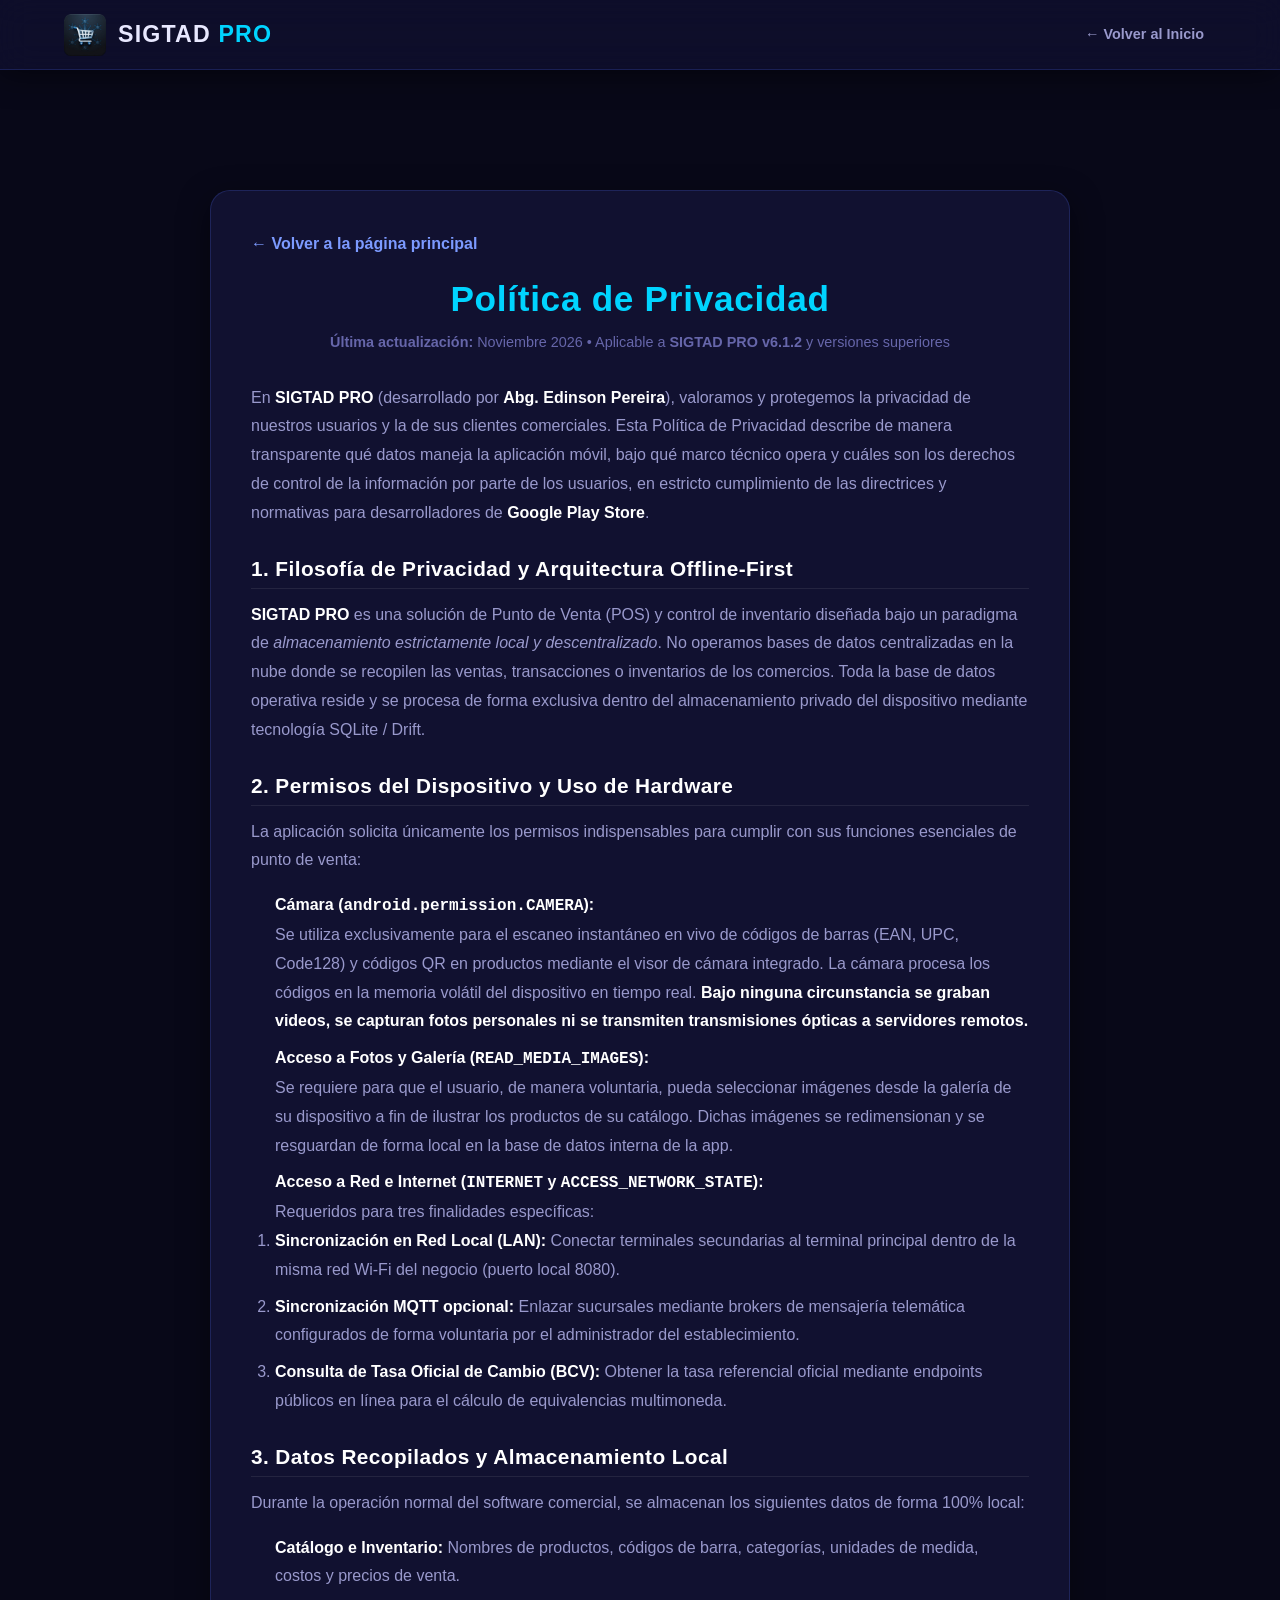
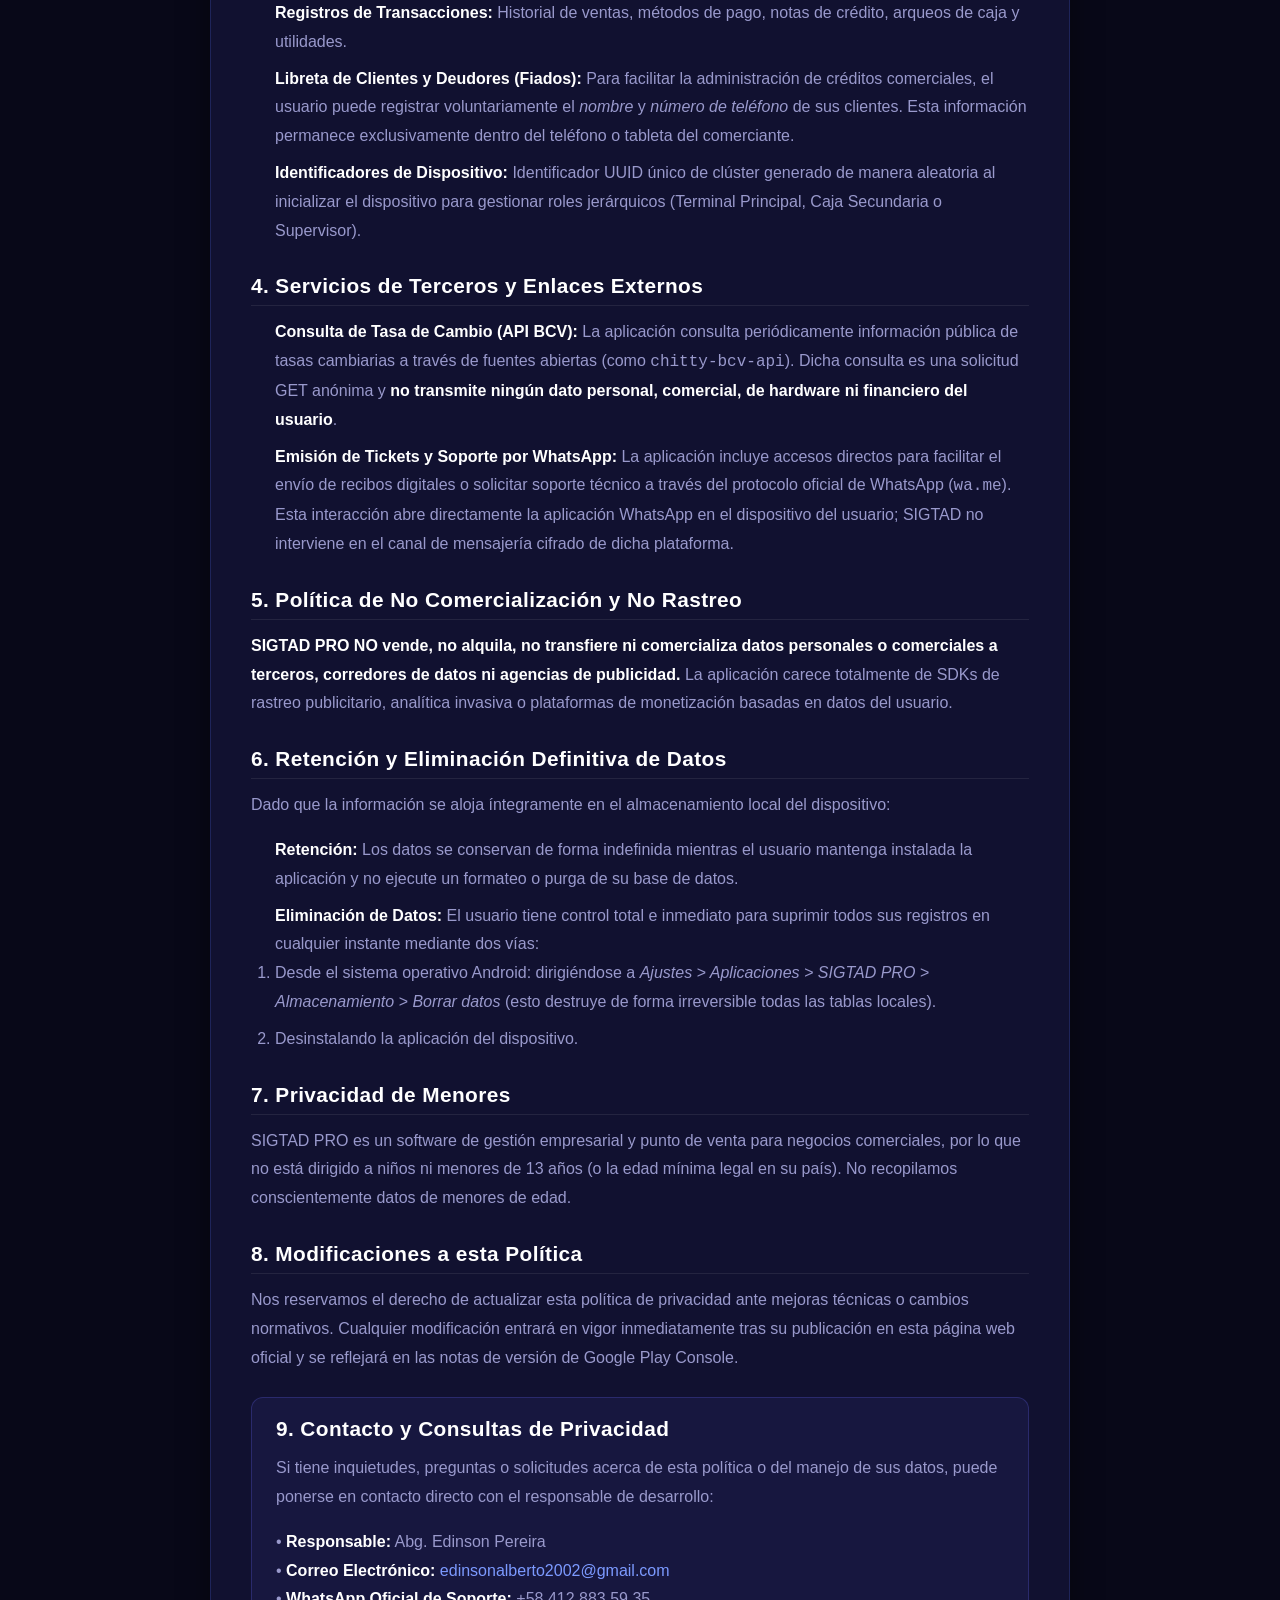
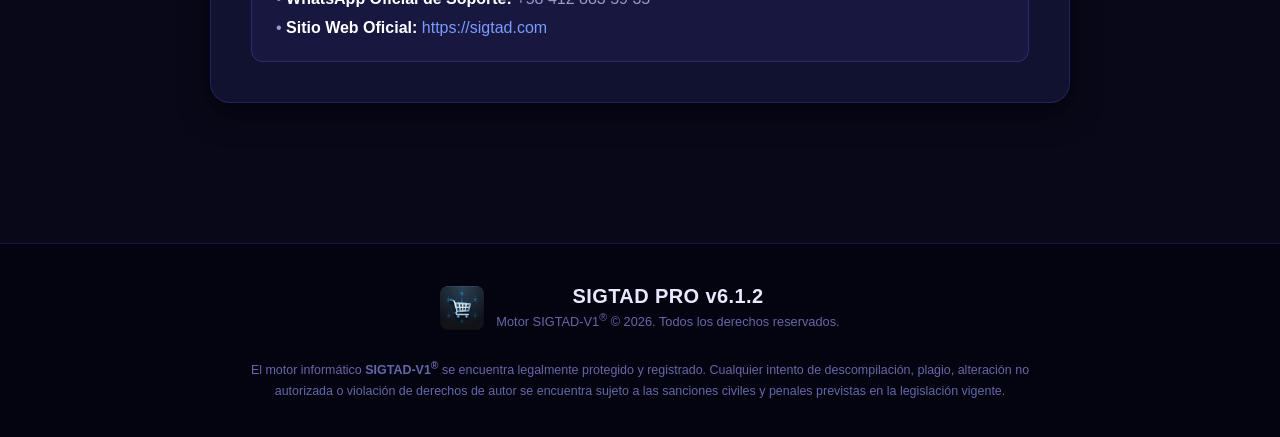
<file: privacidad.html>
<!DOCTYPE html>
<html lang="es">
<head>
  <meta charset="UTF-8" />
  <meta name="viewport" content="width=device-width, initial-scale=1.0" />
  <title>Política de Privacidad | SIGTAD PRO</title>
  <meta name="description" content="Política de Privacidad oficial y términos de seguridad de datos de la aplicación SIGTAD POS PRO." />
  <meta name="theme-color" content="#080818" />

  <!-- Favicons oficiales compatibles con directrices de Google Search (múltiplos de 48px) -->
  <link rel="icon" href="https://sigtad.com/favicon.ico" sizes="48x48" />
  <link rel="icon" type="image/png" sizes="48x48" href="https://sigtad.com/assets/icons/favicon-48x48.png" />
  <link rel="icon" type="image/png" sizes="96x96" href="https://sigtad.com/assets/icons/favicon-96x96.png" />
  <link rel="icon" type="image/png" sizes="192x192" href="https://sigtad.com/assets/icons/icon-192x192.png" />
  <link rel="icon" type="image/png" sizes="512x512" href="https://sigtad.com/assets/icons/icon-512x512.png" />
  <link rel="apple-touch-icon" sizes="180x180" href="https://sigtad.com/assets/icons/apple-touch-icon.png" />
  <link rel="shortcut icon" href="https://sigtad.com/favicon.ico" />
  <link rel="manifest" href="site.webmanifest" />
  <link rel="canonical" href="https://sigtad.com/privacidad.html" />

  <!-- Estilos -->
  <link rel="stylesheet" href="css/styles.css" />
  <style>
    .privacy-container {
      max-width: 860px;
      margin: 110px auto 60px;
      padding: 40px;
      background: var(--bg-card, #121226);
      border: 1px solid var(--border, rgba(255, 255, 255, 0.1));
      border-radius: var(--radius-lg, 16px);
      box-shadow: 0 10px 30px rgba(0, 0, 0, 0.5);
    }
    .privacy-container h1 {
      font-size: 2.2rem;
      margin-bottom: 10px;
      color: var(--blue-bright, #6366f1);
      text-align: center;
    }
    .privacy-container .version-tag {
      text-align: center;
      font-size: 0.9rem;
      color: var(--text-muted, #94a3b8);
      margin-bottom: 30px;
    }
    .privacy-content {
      font-size: 1rem;
      color: var(--text-secondary, #cbd5e1);
      line-height: 1.8;
    }
    .privacy-content h2 {
      font-size: 1.3rem;
      color: #ffffff;
      margin-top: 28px;
      margin-bottom: 12px;
      border-bottom: 1px solid rgba(255, 255, 255, 0.08);
      padding-bottom: 6px;
    }
    .privacy-content p {
      margin-bottom: 16px;
    }
    .privacy-content ul {
      margin: 10px 0 20px 24px;
    }
    .privacy-content li {
      margin-bottom: 8px;
    }
    .privacy-content strong {
      color: #ffffff;
    }
    .back-btn {
      display: inline-flex;
      align-items: center;
      gap: 8px;
      color: var(--blue-light, #818cf8);
      text-decoration: none;
      font-weight: 600;
      margin-bottom: 20px;
      transition: color 0.3s;
    }
    .back-btn:hover {
      color: var(--blue-bright, #a5b4fc);
    }
    .contact-box {
      background: rgba(99, 102, 241, 0.08);
      border: 1px solid rgba(99, 102, 241, 0.25);
      border-radius: 12px;
      padding: 18px 24px;
      margin-top: 25px;
    }
  </style>
</head>
<body>

  <!-- ══════════════════════════════════════════════════════════════
       MEMBRETE SUPERIOR / NAVBAR
       ══════════════════════════════════════════════════════════════ -->
  <header id="mainHeader" class="scrolled">
    <nav class="navbar">
      <a href="index.html" class="nav-brand">
        <img src="assets/logo.png" alt="SIGTAD PRO" class="nav-logo" />
        <span class="nav-title">SIGTAD <span class="highlight">PRO</span></span>
      </a>
      <div class="nav-links">
        <a href="index.html" class="nav-link">← Volver al Inicio</a>
      </div>
    </nav>
  </header>

  <main>
    <section class="container">
      <div class="privacy-container">
        <a href="index.html" class="back-btn">← Volver a la página principal</a>
        
        <h1>Política de Privacidad</h1>
        <div class="version-tag">
          <strong>Última actualización:</strong> Noviembre 2026 &bull; Aplicable a <strong>SIGTAD PRO v6.1.2</strong> y versiones superiores
        </div>
        
        <div class="privacy-content">
          <p>
            En <strong>SIGTAD PRO</strong> (desarrollado por <strong>Abg. Edinson Pereira</strong>), valoramos y protegemos la privacidad de nuestros usuarios y la de sus clientes comerciales. Esta Política de Privacidad describe de manera transparente qué datos maneja la aplicación móvil, bajo qué marco técnico opera y cuáles son los derechos de control de la información por parte de los usuarios, en estricto cumplimiento de las directrices y normativas para desarrolladores de <strong>Google Play Store</strong>.
          </p>

          <h2>1. Filosofía de Privacidad y Arquitectura Offline-First</h2>
          <p>
            <strong>SIGTAD PRO</strong> es una solución de Punto de Venta (POS) y control de inventario diseñada bajo un paradigma de <em>almacenamiento estrictamente local y descentralizado</em>. No operamos bases de datos centralizadas en la nube donde se recopilen las ventas, transacciones o inventarios de los comercios. Toda la base de datos operativa reside y se procesa de forma exclusiva dentro del almacenamiento privado del dispositivo mediante tecnología SQLite / Drift.
          </p>

          <h2>2. Permisos del Dispositivo y Uso de Hardware</h2>
          <p>La aplicación solicita únicamente los permisos indispensables para cumplir con sus funciones esenciales de punto de venta:</p>
          <ul>
            <li>
              <strong>Cámara (<code>android.permission.CAMERA</code>):</strong><br>
              Se utiliza exclusivamente para el escaneo instantáneo en vivo de códigos de barras (EAN, UPC, Code128) y códigos QR en productos mediante el visor de cámara integrado. La cámara procesa los códigos en la memoria volátil del dispositivo en tiempo real. <strong>Bajo ninguna circunstancia se graban videos, se capturan fotos personales ni se transmiten transmisiones ópticas a servidores remotos.</strong>
            </li>
            <li>
              <strong>Acceso a Fotos y Galería (<code>READ_MEDIA_IMAGES</code>):</strong><br>
              Se requiere para que el usuario, de manera voluntaria, pueda seleccionar imágenes desde la galería de su dispositivo a fin de ilustrar los productos de su catálogo. Dichas imágenes se redimensionan y se resguardan de forma local en la base de datos interna de la app.
            </li>
            <li>
              <strong>Acceso a Red e Internet (<code>INTERNET</code> y <code>ACCESS_NETWORK_STATE</code>):</strong><br>
              Requeridos para tres finalidades específicas:
              <ol>
                <li><strong>Sincronización en Red Local (LAN):</strong> Conectar terminales secundarias al terminal principal dentro de la misma red Wi-Fi del negocio (puerto local 8080).</li>
                <li><strong>Sincronización MQTT opcional:</strong> Enlazar sucursales mediante brokers de mensajería telemática configurados de forma voluntaria por el administrador del establecimiento.</li>
                <li><strong>Consulta de Tasa Oficial de Cambio (BCV):</strong> Obtener la tasa referencial oficial mediante endpoints públicos en línea para el cálculo de equivalencias multimoneda.</li>
              </ol>
            </li>
          </ul>

          <h2>3. Datos Recopilados y Almacenamiento Local</h2>
          <p>Durante la operación normal del software comercial, se almacenan los siguientes datos de forma 100% local:</p>
          <ul>
            <li><strong>Catálogo e Inventario:</strong> Nombres de productos, códigos de barra, categorías, unidades de medida, costos y precios de venta.</li>
            <li><strong>Registros de Transacciones:</strong> Historial de ventas, métodos de pago, notas de crédito, arqueos de caja y utilidades.</li>
            <li><strong>Libreta de Clientes y Deudores (Fiados):</strong> Para facilitar la administración de créditos comerciales, el usuario puede registrar voluntariamente el <em>nombre</em> y <em>número de teléfono</em> de sus clientes. Esta información permanece exclusivamente dentro del teléfono o tableta del comerciante.</li>
            <li><strong>Identificadores de Dispositivo:</strong> Identificador UUID único de clúster generado de manera aleatoria al inicializar el dispositivo para gestionar roles jerárquicos (Terminal Principal, Caja Secundaria o Supervisor).</li>
          </ul>

          <h2>4. Servicios de Terceros y Enlaces Externos</h2>
          <ul>
            <li>
              <strong>Consulta de Tasa de Cambio (API BCV):</strong> La aplicación consulta periódicamente información pública de tasas cambiarias a través de fuentes abiertas (como <code>chitty-bcv-api</code>). Dicha consulta es una solicitud GET anónima y <strong>no transmite ningún dato personal, comercial, de hardware ni financiero del usuario</strong>.
            </li>
            <li>
              <strong>Emisión de Tickets y Soporte por WhatsApp:</strong> La aplicación incluye accesos directos para facilitar el envío de recibos digitales o solicitar soporte técnico a través del protocolo oficial de WhatsApp (<code>wa.me</code>). Esta interacción abre directamente la aplicación WhatsApp en el dispositivo del usuario; SIGTAD no interviene en el canal de mensajería cifrado de dicha plataforma.
            </li>
          </ul>

          <h2>5. Política de No Comercialización y No Rastreo</h2>
          <p>
            <strong>SIGTAD PRO NO vende, no alquila, no transfiere ni comercializa datos personales o comerciales a terceros, corredores de datos ni agencias de publicidad.</strong> La aplicación carece totalmente de SDKs de rastreo publicitario, analítica invasiva o plataformas de monetización basadas en datos del usuario.
          </p>

          <h2>6. Retención y Eliminación Definitiva de Datos</h2>
          <p>
            Dado que la información se aloja íntegramente en el almacenamiento local del dispositivo:
          </p>
          <ul>
            <li><strong>Retención:</strong> Los datos se conservan de forma indefinida mientras el usuario mantenga instalada la aplicación y no ejecute un formateo o purga de su base de datos.</li>
            <li>
              <strong>Eliminación de Datos:</strong> El usuario tiene control total e inmediato para suprimir todos sus registros en cualquier instante mediante dos vías:
              <ol>
                <li>Desde el sistema operativo Android: dirigiéndose a <em>Ajustes &gt; Aplicaciones &gt; SIGTAD PRO &gt; Almacenamiento &gt; Borrar datos</em> (esto destruye de forma irreversible todas las tablas locales).</li>
                <li>Desinstalando la aplicación del dispositivo.</li>
              </ol>
            </li>
          </ul>

          <h2>7. Privacidad de Menores</h2>
          <p>
            SIGTAD PRO es un software de gestión empresarial y punto de venta para negocios comerciales, por lo que no está dirigido a niños ni menores de 13 años (o la edad mínima legal en su país). No recopilamos conscientemente datos de menores de edad.
          </p>

          <h2>8. Modificaciones a esta Política</h2>
          <p>
            Nos reservamos el derecho de actualizar esta política de privacidad ante mejoras técnicas o cambios normativos. Cualquier modificación entrará en vigor inmediatamente tras su publicación en esta página web oficial y se reflejará en las notas de versión de Google Play Console.
          </p>

          <div class="contact-box">
            <h2 style="margin-top:0; border:none; padding:0;">9. Contacto y Consultas de Privacidad</h2>
            <p>
              Si tiene inquietudes, preguntas o solicitudes acerca de esta política o del manejo de sus datos, puede ponerse en contacto directo con el responsable de desarrollo:
            </p>
            <p style="margin-bottom:0;">
              &bull; <strong>Responsable:</strong> Abg. Edinson Pereira<br>
              &bull; <strong>Correo Electrónico:</strong> <a href="mailto:edinsonalberto2002@gmail.com" style="color:var(--blue-light,#818cf8);">edinsonalberto2002@gmail.com</a><br>
              &bull; <strong>WhatsApp Oficial de Soporte:</strong> +58 412 883 59 35<br>
              &bull; <strong>Sitio Web Oficial:</strong> <a href="https://sigtad.com" style="color:var(--blue-light,#818cf8);">https://sigtad.com</a>
            </p>
          </div>

        </div>
      </div>
    </section>
  </main>

  <!-- ══════════════════════════════════════════════════════════════
       FOOTER
       ══════════════════════════════════════════════════════════════ -->
  <footer class="footer">
    <div class="footer-content">
      <div class="footer-brand">
        <img src="assets/logo.png" alt="SIGTAD PRO" class="footer-logo" />
        <div>
          <h3>SIGTAD PRO v6.1.2</h3>
          <p>Motor SIGTAD-V1<sup>®</sup> &copy; 2026. Todos los derechos reservados.</p>
        </div>
      </div>
      <div class="footer-legal">
        El motor informático <strong>SIGTAD-V1<sup>®</sup></strong> se encuentra legalmente protegido y registrado. Cualquier intento de descompilación, plagio, alteración no autorizada o violación de derechos de autor se encuentra sujeto a las sanciones civiles y penales previstas en la legislación vigente.
      </div>
    </div>
  </footer>

</body>
</html>
</file>
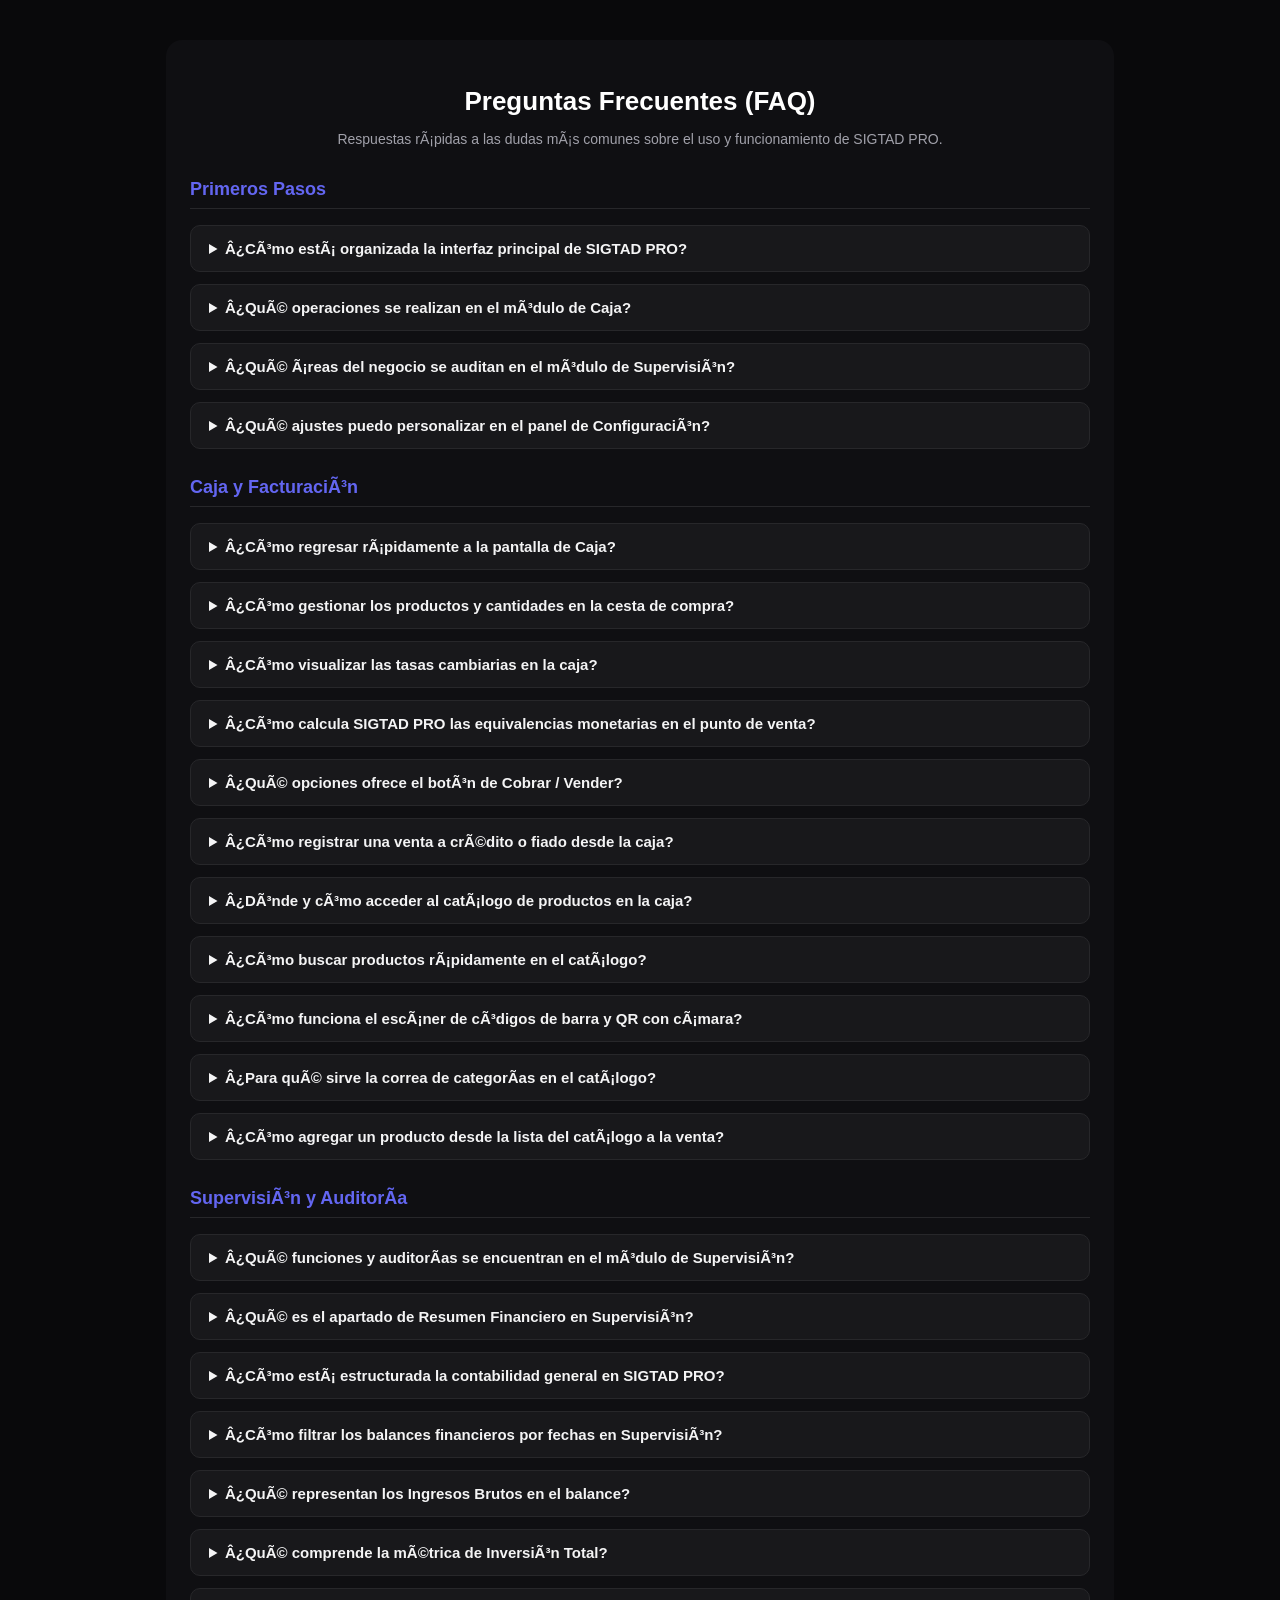
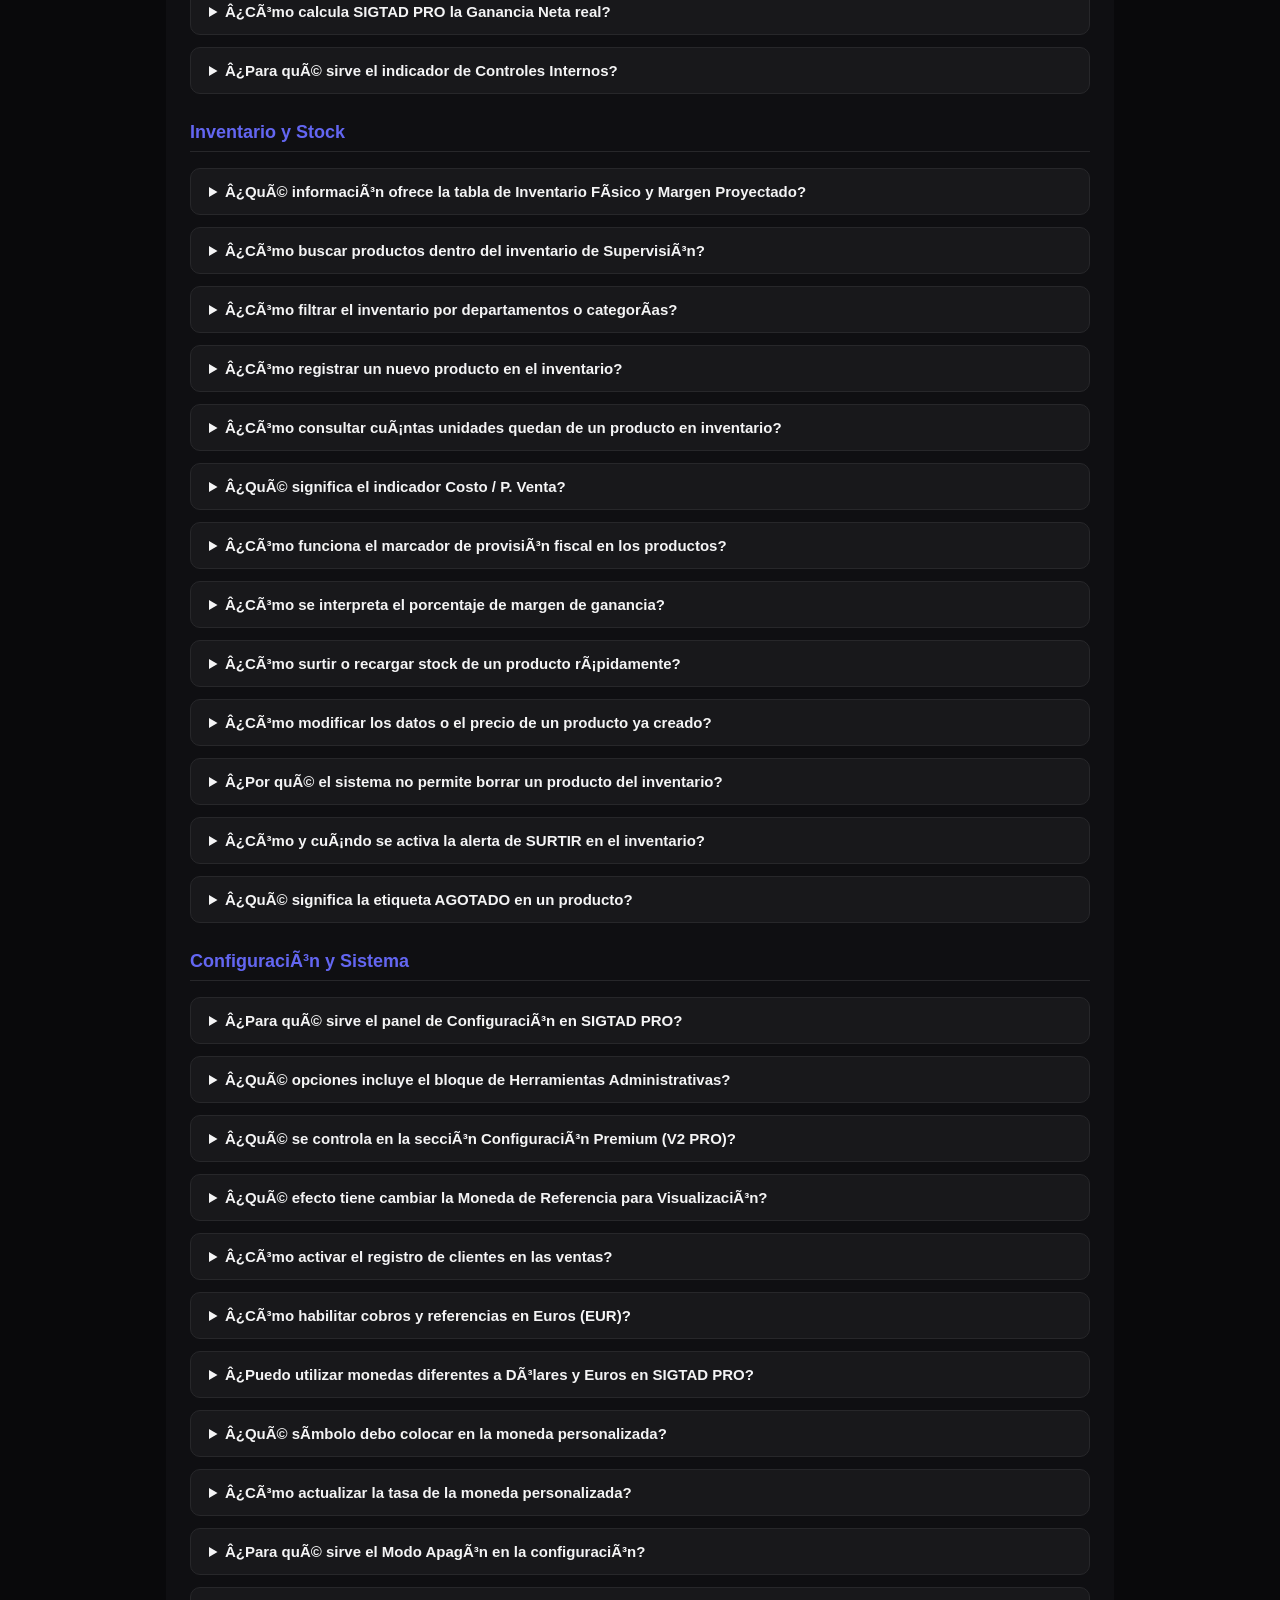
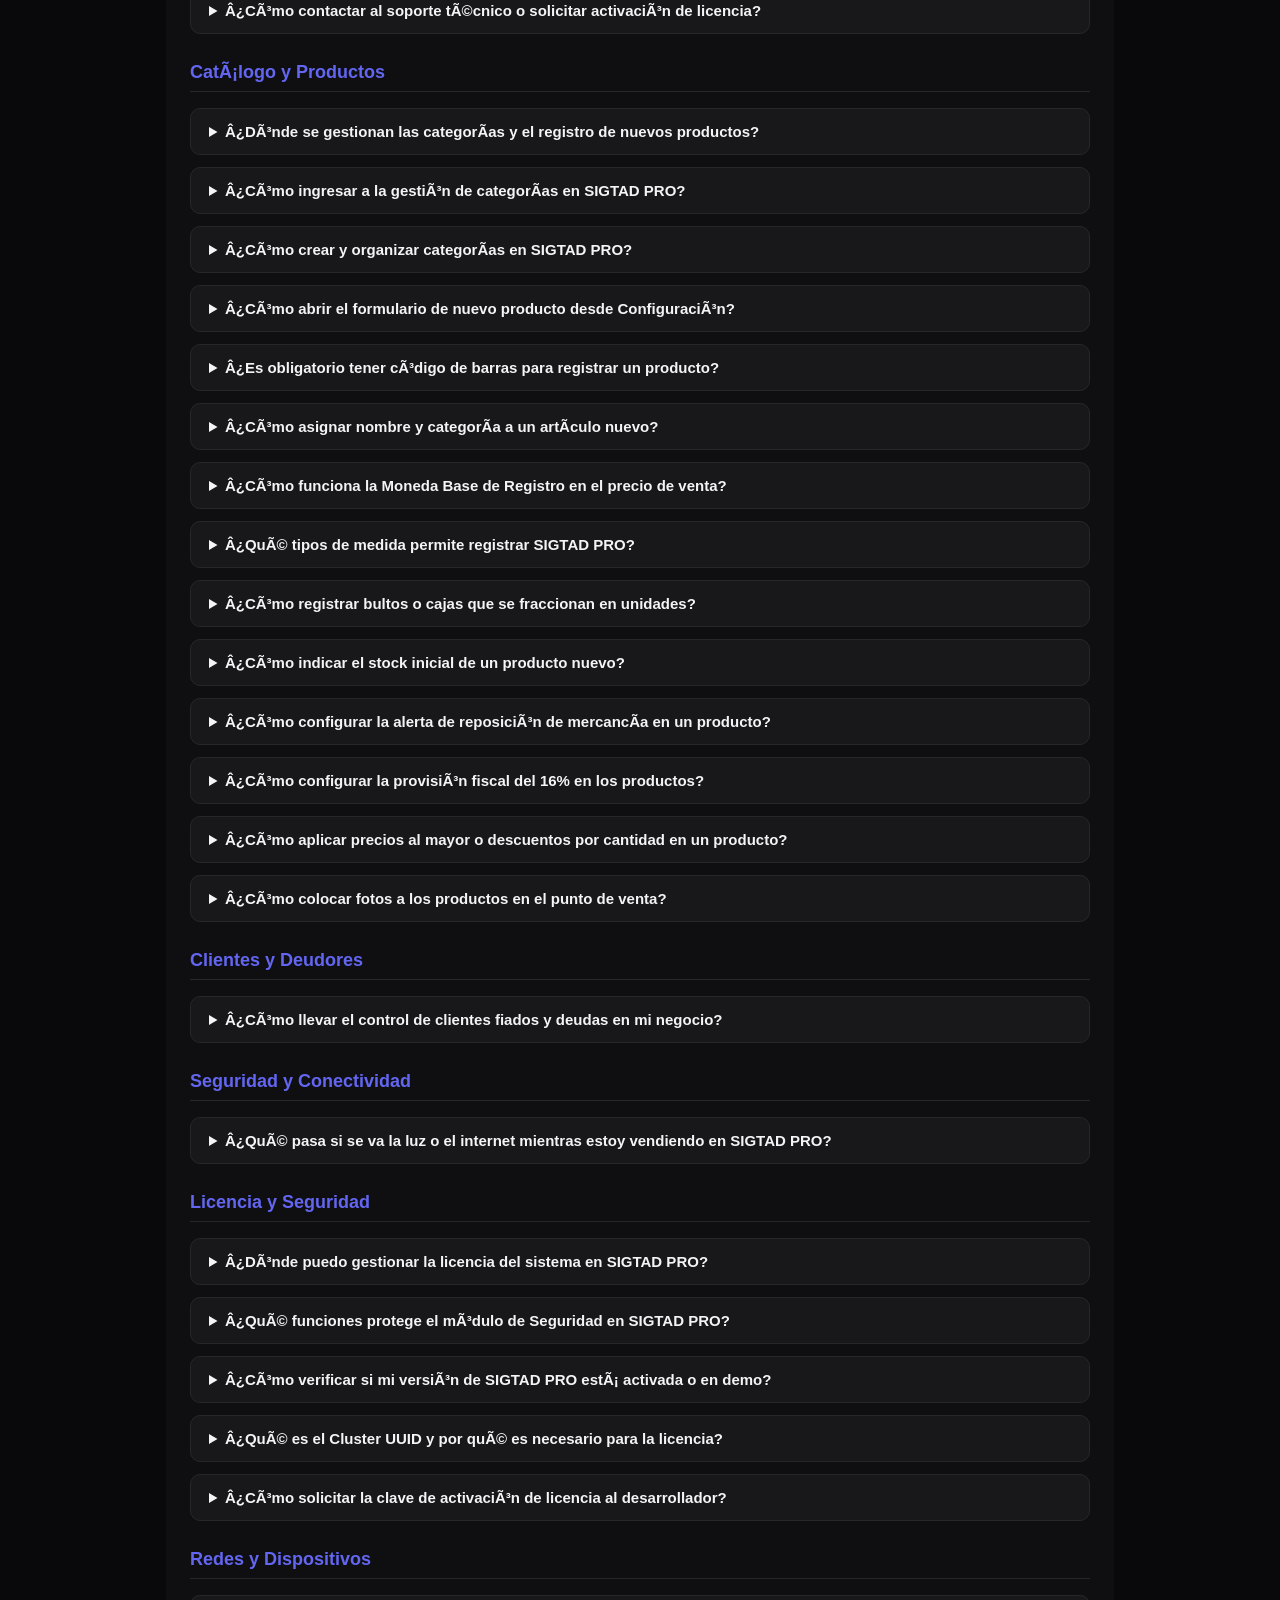
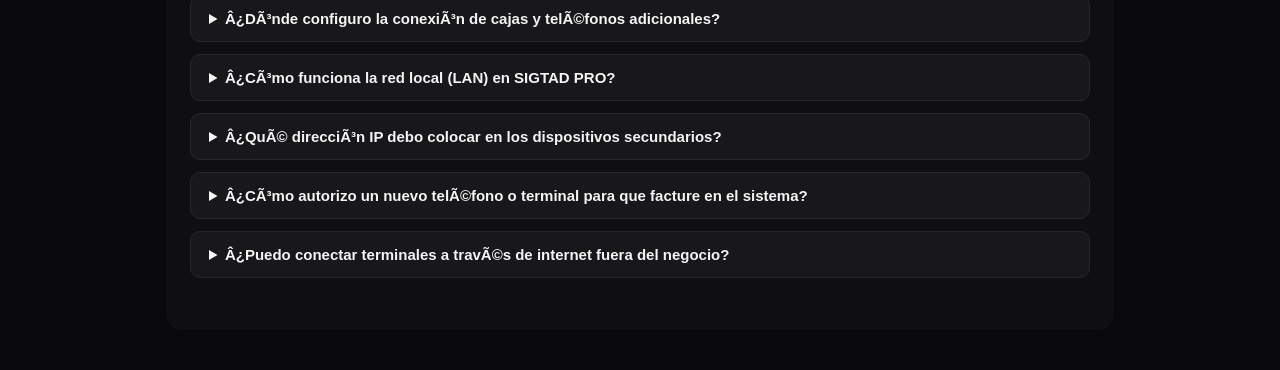
<file: FAQ/faq_web.html>
﻿<!DOCTYPE html>
<html lang="es">
<head>
    <meta charset="UTF-8">
    <meta name="viewport" content="width=device-width, initial-scale=1.0">
    <title>Preguntas Frecuentes - SIGTAD PRO</title>
    <style>
        body { background: #09090B; margin: 0; padding: 40px 16px; font-family: -apple-system, BlinkMacSystemFont, 'Segoe UI', Roboto, sans-serif; }
    </style>
</head>
<body>
<!-- SECCIÃ“N DE PREGUNTAS FRECUENTES (FAQ) - SIGTAD PRO -->
<section class="sigtad-faq-container" style="max-width: 900px; margin: 0 auto; padding: 24px; font-family: -apple-system, BlinkMacSystemFont, 'Segoe UI', Roboto, sans-serif; color: #E4E4E7; background: #0F0F12; border-radius: 16px;">
  <h2 style="font-size: 26px; font-weight: 800; color: #FFFFFF; text-align: center; margin-bottom: 8px;">Preguntas Frecuentes (FAQ)</h2>
  <p style="text-align: center; color: #A1A1AA; font-size: 14px; margin-bottom: 32px;">Respuestas rÃ¡pidas a las dudas mÃ¡s comunes sobre el uso y funcionamiento de SIGTAD PRO.</p>

  <!-- CategorÃ­a: Primeros Pasos -->
  <div class="faq-category-block" style="margin-bottom: 28px;">
    <h3 style="font-size: 18px; font-weight: 700; color: #6366F1; border-bottom: 1px solid #27272A; padding-bottom: 8px; margin-bottom: 16px;">Primeros Pasos</h3>
    <details style="background: #18181B; border: 1px solid #27272A; border-radius: 10px; margin-bottom: 12px; padding: 14px 18px; cursor: pointer; transition: all 0.2s ease;">
      <summary style="font-weight: 600; font-size: 15px; color: #F4F4F5; outline: none;">Â¿CÃ³mo estÃ¡ organizada la interfaz principal de SIGTAD PRO?</summary>
      <p style="margin-top: 10px; font-size: 14px; line-height: 1.6; color: #A1A1AA;">La interfaz principal de SIGTAD PRO se divide en tres mÃ³dulos superiores accesibles con un solo clic o toque: Caja (facturaciÃ³n y cobros del dÃ­a a dÃ­a), SupervisiÃ³n (control de inventario, ganancias, gastos y reportes) y ConfiguraciÃ³n (licencias, monedas, sincronizaciÃ³n local y credenciales).</p>
    </details>
    <details style="background: #18181B; border: 1px solid #27272A; border-radius: 10px; margin-bottom: 12px; padding: 14px 18px; cursor: pointer; transition: all 0.2s ease;">
      <summary style="font-weight: 600; font-size: 15px; color: #F4F4F5; outline: none;">Â¿QuÃ© operaciones se realizan en el mÃ³dulo de Caja?</summary>
      <p style="margin-top: 10px; font-size: 14px; line-height: 1.6; color: #A1A1AA;">En el mÃ³dulo de Caja agregas productos a la cesta, consultas precios en tiempo real con conversiones automÃ¡ticas de moneda, aplicas descuentos, registras pagos en efectivo o electrÃ³nicos y gestionas ventas fiadas.</p>
    </details>
    <details style="background: #18181B; border: 1px solid #27272A; border-radius: 10px; margin-bottom: 12px; padding: 14px 18px; cursor: pointer; transition: all 0.2s ease;">
      <summary style="font-weight: 600; font-size: 15px; color: #F4F4F5; outline: none;">Â¿QuÃ© Ã¡reas del negocio se auditan en el mÃ³dulo de SupervisiÃ³n?</summary>
      <p style="margin-top: 10px; font-size: 14px; line-height: 1.6; color: #A1A1AA;">SupervisiÃ³n es el panel de control administrativo donde consultas ganancias netas, asientas gastos operativos, revisas el historial de ventas, gestionas inventario con alertas de stock mÃ­nimo, controlas clientes fiados y sus abonos, y administras tickets emitidos.</p>
    </details>
    <details style="background: #18181B; border: 1px solid #27272A; border-radius: 10px; margin-bottom: 12px; padding: 14px 18px; cursor: pointer; transition: all 0.2s ease;">
      <summary style="font-weight: 600; font-size: 15px; color: #F4F4F5; outline: none;">Â¿QuÃ© ajustes puedo personalizar en el panel de ConfiguraciÃ³n?</summary>
      <p style="margin-top: 10px; font-size: 14px; line-height: 1.6; color: #A1A1AA;">En ConfiguraciÃ³n activas tu licencia, configuras las monedas activas (BCV, USD, EUR, Personalizada), cambias contraseÃ±as y credenciales de usuario, activas el Servidor de Red Local para conectar mÃºltiples terminales o celulares, y aplicas aumentos o ajustes masivos de precios por inflaciÃ³n.</p>
    </details>
  </div>

  <!-- CategorÃ­a: Caja y FacturaciÃ³n -->
  <div class="faq-category-block" style="margin-bottom: 28px;">
    <h3 style="font-size: 18px; font-weight: 700; color: #6366F1; border-bottom: 1px solid #27272A; padding-bottom: 8px; margin-bottom: 16px;">Caja y FacturaciÃ³n</h3>
    <details style="background: #18181B; border: 1px solid #27272A; border-radius: 10px; margin-bottom: 12px; padding: 14px 18px; cursor: pointer; transition: all 0.2s ease;">
      <summary style="font-weight: 600; font-size: 15px; color: #F4F4F5; outline: none;">Â¿CÃ³mo regresar rÃ¡pidamente a la pantalla de Caja?</summary>
      <p style="margin-top: 10px; font-size: 14px; line-height: 1.6; color: #A1A1AA;">Pulsa en cualquier momento el botÃ³n "Caja" situado en la barra superior del sistema para volver a la pantalla de cobro y registro de ventas.</p>
    </details>
    <details style="background: #18181B; border: 1px solid #27272A; border-radius: 10px; margin-bottom: 12px; padding: 14px 18px; cursor: pointer; transition: all 0.2s ease;">
      <summary style="font-weight: 600; font-size: 15px; color: #F4F4F5; outline: none;">Â¿CÃ³mo gestionar los productos y cantidades en la cesta de compra?</summary>
      <p style="margin-top: 10px; font-size: 14px; line-height: 1.6; color: #A1A1AA;">La cesta muestra los productos agregados con sus cantidades y subtotales. Puedes pulsar los botones (+) y (-) de cada producto para cambiar unidades o escribir la cantidad exacta.</p>
    </details>
    <details style="background: #18181B; border: 1px solid #27272A; border-radius: 10px; margin-bottom: 12px; padding: 14px 18px; cursor: pointer; transition: all 0.2s ease;">
      <summary style="font-weight: 600; font-size: 15px; color: #F4F4F5; outline: none;">Â¿CÃ³mo visualizar las tasas cambiarias en la caja?</summary>
      <p style="margin-top: 10px; font-size: 14px; line-height: 1.6; color: #A1A1AA;">En la barra de monedas de la caja se exhiben las tasas de cambio oficiales y actualizadas de las monedas activas en tu negocio (VES, USD, EUR y Moneda Personalizada).</p>
    </details>
    <details style="background: #18181B; border: 1px solid #27272A; border-radius: 10px; margin-bottom: 12px; padding: 14px 18px; cursor: pointer; transition: all 0.2s ease;">
      <summary style="font-weight: 600; font-size: 15px; color: #F4F4F5; outline: none;">Â¿CÃ³mo calcula SIGTAD PRO las equivalencias monetarias en el punto de venta?</summary>
      <p style="margin-top: 10px; font-size: 14px; line-height: 1.6; color: #A1A1AA;">El panel de totales calcula en tiempo real el valor de la cesta en tu moneda principal y muestra sus distintas tasas cambiarias en las demÃ¡s monedas configuradas en tu negocio (VES, USD, EUR y Moneda Personalizada), eliminando errores de redondeo.</p>
    </details>
    <details style="background: #18181B; border: 1px solid #27272A; border-radius: 10px; margin-bottom: 12px; padding: 14px 18px; cursor: pointer; transition: all 0.2s ease;">
      <summary style="font-weight: 600; font-size: 15px; color: #F4F4F5; outline: none;">Â¿QuÃ© opciones ofrece el botÃ³n de Cobrar / Vender?</summary>
      <p style="margin-top: 10px; font-size: 14px; line-height: 1.6; color: #A1A1AA;">Al presionar "Cobrar / Vender", se abre la modal de pago donde seleccionas el medio recibido (efectivo, pago mÃ³vil, tarjeta o combinado), calculas el cambio en bolÃ­vares o divisas y emites el comprobante de venta.</p>
    </details>
    <details style="background: #18181B; border: 1px solid #27272A; border-radius: 10px; margin-bottom: 12px; padding: 14px 18px; cursor: pointer; transition: all 0.2s ease;">
      <summary style="font-weight: 600; font-size: 15px; color: #F4F4F5; outline: none;">Â¿CÃ³mo registrar una venta a crÃ©dito o fiado desde la caja?</summary>
      <p style="margin-top: 10px; font-size: 14px; line-height: 1.6; color: #A1A1AA;">Teniendo los productos en la cesta, presiona el botÃ³n inferior "Fiar / CrÃ©dito", selecciona al cliente autorizado de la lista y confirma. El sistema crearÃ¡ la cuenta por cobrar y rebajarÃ¡ el stock de inmediato.</p>
    </details>
    <details style="background: #18181B; border: 1px solid #27272A; border-radius: 10px; margin-bottom: 12px; padding: 14px 18px; cursor: pointer; transition: all 0.2s ease;">
      <summary style="font-weight: 600; font-size: 15px; color: #F4F4F5; outline: none;">Â¿DÃ³nde y cÃ³mo acceder al catÃ¡logo de productos en la caja?</summary>
      <p style="margin-top: 10px; font-size: 14px; line-height: 1.6; color: #A1A1AA;">En PC el catÃ¡logo estÃ¡ visible a la derecha permanentemente. En celulares o pantallas reducidas dispones de la pestaÃ±a "CatÃ¡logo" en la barra superior para alternar con la Cesta en cualquier momento.</p>
    </details>
    <details style="background: #18181B; border: 1px solid #27272A; border-radius: 10px; margin-bottom: 12px; padding: 14px 18px; cursor: pointer; transition: all 0.2s ease;">
      <summary style="font-weight: 600; font-size: 15px; color: #F4F4F5; outline: none;">Â¿CÃ³mo buscar productos rÃ¡pidamente en el catÃ¡logo?</summary>
      <p style="margin-top: 10px; font-size: 14px; line-height: 1.6; color: #A1A1AA;">Escribe en la barra de bÃºsqueda cualquier fragmento del nombre o cÃ³digo de barras del producto. La lista filtrarÃ¡ automÃ¡ticamente los resultados coincidentes al instante.</p>
    </details>
    <details style="background: #18181B; border: 1px solid #27272A; border-radius: 10px; margin-bottom: 12px; padding: 14px 18px; cursor: pointer; transition: all 0.2s ease;">
      <summary style="font-weight: 600; font-size: 15px; color: #F4F4F5; outline: none;">Â¿CÃ³mo funciona el escÃ¡ner de cÃ³digos de barra y QR con cÃ¡mara?</summary>
      <p style="margin-top: 10px; font-size: 14px; line-height: 1.6; color: #A1A1AA;">Al presionar el icono del escÃ¡ner en la barra de bÃºsqueda, se activa el visor de la cÃ¡mara. Al enfocar el cÃ³digo de barras o QR de cualquier producto registrado, se sumarÃ¡ directamente a la cesta.</p>
    </details>
    <details style="background: #18181B; border: 1px solid #27272A; border-radius: 10px; margin-bottom: 12px; padding: 14px 18px; cursor: pointer; transition: all 0.2s ease;">
      <summary style="font-weight: 600; font-size: 15px; color: #F4F4F5; outline: none;">Â¿Para quÃ© sirve la correa de categorÃ­as en el catÃ¡logo?</summary>
      <p style="margin-top: 10px; font-size: 14px; line-height: 1.6; color: #A1A1AA;">Permite filtrar de forma inmediata el catÃ¡logo por categorÃ­as (ej. Bultos, VÃ­veres, Bebidas) con un simple toque horizontal, facilitando ubicar productos sin escribir en el teclado.</p>
    </details>
    <details style="background: #18181B; border: 1px solid #27272A; border-radius: 10px; margin-bottom: 12px; padding: 14px 18px; cursor: pointer; transition: all 0.2s ease;">
      <summary style="font-weight: 600; font-size: 15px; color: #F4F4F5; outline: none;">Â¿CÃ³mo agregar un producto desde la lista del catÃ¡logo a la venta?</summary>
      <p style="margin-top: 10px; font-size: 14px; line-height: 1.6; color: #A1A1AA;">Simplemente pulsa o haz clic sobre la tarjeta del producto deseado en el catÃ¡logo. Cada toque sumarÃ¡ una unidad a la cesta de compra con cÃ¡lculo automÃ¡tico de totales.</p>
    </details>
  </div>

  <!-- CategorÃ­a: SupervisiÃ³n y AuditorÃ­a -->
  <div class="faq-category-block" style="margin-bottom: 28px;">
    <h3 style="font-size: 18px; font-weight: 700; color: #6366F1; border-bottom: 1px solid #27272A; padding-bottom: 8px; margin-bottom: 16px;">SupervisiÃ³n y AuditorÃ­a</h3>
    <details style="background: #18181B; border: 1px solid #27272A; border-radius: 10px; margin-bottom: 12px; padding: 14px 18px; cursor: pointer; transition: all 0.2s ease;">
      <summary style="font-weight: 600; font-size: 15px; color: #F4F4F5; outline: none;">Â¿QuÃ© funciones y auditorÃ­as se encuentran en el mÃ³dulo de SupervisiÃ³n?</summary>
      <p style="margin-top: 10px; font-size: 14px; line-height: 1.6; color: #A1A1AA;">SupervisiÃ³n es el centro de control financiero y administrativo donde puedes consultar ganancias netas, asentar inversiones, auditar el inventario fÃ­sico con alertas de stock, revisar deudores y controlar los tickets emitidos.</p>
    </details>
    <details style="background: #18181B; border: 1px solid #27272A; border-radius: 10px; margin-bottom: 12px; padding: 14px 18px; cursor: pointer; transition: all 0.2s ease;">
      <summary style="font-weight: 600; font-size: 15px; color: #F4F4F5; outline: none;">Â¿QuÃ© es el apartado de Resumen Financiero en SupervisiÃ³n?</summary>
      <p style="margin-top: 10px; font-size: 14px; line-height: 1.6; color: #A1A1AA;">Es la secciÃ³n de SupervisiÃ³n dedicada a mostrar los balances de ingresos, inversiones, ganancias reales netas y el inventario fÃ­sico valorado de tu negocio.</p>
    </details>
    <details style="background: #18181B; border: 1px solid #27272A; border-radius: 10px; margin-bottom: 12px; padding: 14px 18px; cursor: pointer; transition: all 0.2s ease;">
      <summary style="font-weight: 600; font-size: 15px; color: #F4F4F5; outline: none;">Â¿CÃ³mo estÃ¡ estructurada la contabilidad general en SIGTAD PRO?</summary>
      <p style="margin-top: 10px; font-size: 14px; line-height: 1.6; color: #A1A1AA;">La contabilidad se organiza en un bloque integral compuesto por selectores de perÃ­odo y cuatro tarjetas de mÃ©tricas que calculan al instante ingresos brutos, inversiÃ³n total, ganancia neta y tickets operados.</p>
    </details>
    <details style="background: #18181B; border: 1px solid #27272A; border-radius: 10px; margin-bottom: 12px; padding: 14px 18px; cursor: pointer; transition: all 0.2s ease;">
      <summary style="font-weight: 600; font-size: 15px; color: #F4F4F5; outline: none;">Â¿CÃ³mo filtrar los balances financieros por fechas en SupervisiÃ³n?</summary>
      <p style="margin-top: 10px; font-size: 14px; line-height: 1.6; color: #A1A1AA;">Puedes alternar entre los botones "Hoy", "Esta Semana", "Este Mes" o pulsar "Personalizado..." para elegir un rango de fechas con el calendario y auditar cualquier jornada pasada.</p>
    </details>
    <details style="background: #18181B; border: 1px solid #27272A; border-radius: 10px; margin-bottom: 12px; padding: 14px 18px; cursor: pointer; transition: all 0.2s ease;">
      <summary style="font-weight: 600; font-size: 15px; color: #F4F4F5; outline: none;">Â¿QuÃ© representan los Ingresos Brutos en el balance?</summary>
      <p style="margin-top: 10px; font-size: 14px; line-height: 1.6; color: #A1A1AA;">Los Ingresos Brutos reflejan la suma total de cobros recibidos por ventas de productos en el perÃ­odo seleccionado, antes de deducir el costo de la mercancÃ­a o gastos del negocio.</p>
    </details>
    <details style="background: #18181B; border: 1px solid #27272A; border-radius: 10px; margin-bottom: 12px; padding: 14px 18px; cursor: pointer; transition: all 0.2s ease;">
      <summary style="font-weight: 600; font-size: 15px; color: #F4F4F5; outline: none;">Â¿QuÃ© comprende la mÃ©trica de InversiÃ³n Total?</summary>
      <p style="margin-top: 10px; font-size: 14px; line-height: 1.6; color: #A1A1AA;">La InversiÃ³n Total representa el costo neto de adquisiciÃ³n de los productos vendidos mÃ¡s los egresos y gastos operativos asentados en el sistema.</p>
    </details>
    <details style="background: #18181B; border: 1px solid #27272A; border-radius: 10px; margin-bottom: 12px; padding: 14px 18px; cursor: pointer; transition: all 0.2s ease;">
      <summary style="font-weight: 600; font-size: 15px; color: #F4F4F5; outline: none;">Â¿CÃ³mo calcula SIGTAD PRO la Ganancia Neta real?</summary>
      <p style="margin-top: 10px; font-size: 14px; line-height: 1.6; color: #A1A1AA;">Se obtiene mediante la fÃ³rmula contable: Ganancia Neta = Ingresos Brutos - InversiÃ³n Total (costo de ventas y gastos). Representa el beneficio libre disponible.</p>
    </details>
    <details style="background: #18181B; border: 1px solid #27272A; border-radius: 10px; margin-bottom: 12px; padding: 14px 18px; cursor: pointer; transition: all 0.2s ease;">
      <summary style="font-weight: 600; font-size: 15px; color: #F4F4F5; outline: none;">Â¿Para quÃ© sirve el indicador de Controles Internos?</summary>
      <p style="margin-top: 10px; font-size: 14px; line-height: 1.6; color: #A1A1AA;">Muestra la cantidad exacta de ventas y tickets concretados en el perÃ­odo filtrado, facilitando el cuadre de caja diario y la auditorÃ­a de comprobantes.</p>
    </details>
  </div>

  <!-- CategorÃ­a: Inventario y Stock -->
  <div class="faq-category-block" style="margin-bottom: 28px;">
    <h3 style="font-size: 18px; font-weight: 700; color: #6366F1; border-bottom: 1px solid #27272A; padding-bottom: 8px; margin-bottom: 16px;">Inventario y Stock</h3>
    <details style="background: #18181B; border: 1px solid #27272A; border-radius: 10px; margin-bottom: 12px; padding: 14px 18px; cursor: pointer; transition: all 0.2s ease;">
      <summary style="font-weight: 600; font-size: 15px; color: #F4F4F5; outline: none;">Â¿QuÃ© informaciÃ³n ofrece la tabla de Inventario FÃ­sico y Margen Proyectado?</summary>
      <p style="margin-top: 10px; font-size: 14px; line-height: 1.6; color: #A1A1AA;">Ofrece un panorama detallado de cada producto: stock fÃ­sico disponible, provisiÃ³n fiscal del 16%, costo de compra, precio de venta fijado y margen porcentual de rentabilidad.</p>
    </details>
    <details style="background: #18181B; border: 1px solid #27272A; border-radius: 10px; margin-bottom: 12px; padding: 14px 18px; cursor: pointer; transition: all 0.2s ease;">
      <summary style="font-weight: 600; font-size: 15px; color: #F4F4F5; outline: none;">Â¿CÃ³mo buscar productos dentro del inventario de SupervisiÃ³n?</summary>
      <p style="margin-top: 10px; font-size: 14px; line-height: 1.6; color: #A1A1AA;">Escribe en la barra de bÃºsqueda el nombre o cÃ³digo de barras del producto. La lista filtrarÃ¡ inmediatamente las coincidencias en tiempo real.</p>
    </details>
    <details style="background: #18181B; border: 1px solid #27272A; border-radius: 10px; margin-bottom: 12px; padding: 14px 18px; cursor: pointer; transition: all 0.2s ease;">
      <summary style="font-weight: 600; font-size: 15px; color: #F4F4F5; outline: none;">Â¿CÃ³mo filtrar el inventario por departamentos o categorÃ­as?</summary>
      <p style="margin-top: 10px; font-size: 14px; line-height: 1.6; color: #A1A1AA;">Selecciona cualquier categorÃ­a en el desplegable (ej. VÃ­veres, Bebidas, Golosinas) para visualizar Ãºnicamente los productos pertenecientes a ese grupo.</p>
    </details>
    <details style="background: #18181B; border: 1px solid #27272A; border-radius: 10px; margin-bottom: 12px; padding: 14px 18px; cursor: pointer; transition: all 0.2s ease;">
      <summary style="font-weight: 600; font-size: 15px; color: #F4F4F5; outline: none;">Â¿CÃ³mo registrar un nuevo producto en el inventario?</summary>
      <p style="margin-top: 10px; font-size: 14px; line-height: 1.6; color: #A1A1AA;">Presiona el botÃ³n "+ Nuevo Producto" para abrir la ficha de creaciÃ³n, donde defines nombre, cÃ³digo de barras, costo, precio con cÃ¡lculo de margen, umbral de alerta y control de bultos.</p>
    </details>
    <details style="background: #18181B; border: 1px solid #27272A; border-radius: 10px; margin-bottom: 12px; padding: 14px 18px; cursor: pointer; transition: all 0.2s ease;">
      <summary style="font-weight: 600; font-size: 15px; color: #F4F4F5; outline: none;">Â¿CÃ³mo consultar cuÃ¡ntas unidades quedan de un producto en inventario?</summary>
      <p style="margin-top: 10px; font-size: 14px; line-height: 1.6; color: #A1A1AA;">La columna o etiqueta de Stock de cada producto muestra en tiempo real las unidades disponibles, actualizadas automÃ¡ticamente con cada venta o reposiciÃ³n.</p>
    </details>
    <details style="background: #18181B; border: 1px solid #27272A; border-radius: 10px; margin-bottom: 12px; padding: 14px 18px; cursor: pointer; transition: all 0.2s ease;">
      <summary style="font-weight: 600; font-size: 15px; color: #F4F4F5; outline: none;">Â¿QuÃ© significa el indicador Costo / P. Venta?</summary>
      <p style="margin-top: 10px; font-size: 14px; line-height: 1.6; color: #A1A1AA;">Indica el costo base de compra del producto al proveedor y el precio final de venta al consumidor, permitiÃ©ndote comprobar la rentabilidad de cada unidad.</p>
    </details>
    <details style="background: #18181B; border: 1px solid #27272A; border-radius: 10px; margin-bottom: 12px; padding: 14px 18px; cursor: pointer; transition: all 0.2s ease;">
      <summary style="font-weight: 600; font-size: 15px; color: #F4F4F5; outline: none;">Â¿CÃ³mo funciona el marcador de provisiÃ³n fiscal en los productos?</summary>
      <p style="margin-top: 10px; font-size: 14px; line-height: 1.6; color: #A1A1AA;">SeÃ±ala si el producto grava la alÃ­cuota del 16% o si es un rubro exento de tributos, asegurando la transparencia fiscal en la facturaciÃ³n.</p>
    </details>
    <details style="background: #18181B; border: 1px solid #27272A; border-radius: 10px; margin-bottom: 12px; padding: 14px 18px; cursor: pointer; transition: all 0.2s ease;">
      <summary style="font-weight: 600; font-size: 15px; color: #F4F4F5; outline: none;">Â¿CÃ³mo se interpreta el porcentaje de margen de ganancia?</summary>
      <p style="margin-top: 10px; font-size: 14px; line-height: 1.6; color: #A1A1AA;">Calcula el porcentaje de beneficio sobre el precio de venta. Si supera el umbral saludable (ej. > 15%) se muestra en verde, y en naranja si el margen es reducido.</p>
    </details>
    <details style="background: #18181B; border: 1px solid #27272A; border-radius: 10px; margin-bottom: 12px; padding: 14px 18px; cursor: pointer; transition: all 0.2s ease;">
      <summary style="font-weight: 600; font-size: 15px; color: #F4F4F5; outline: none;">Â¿CÃ³mo surtir o recargar stock de un producto rÃ¡pidamente?</summary>
      <p style="margin-top: 10px; font-size: 14px; line-height: 1.6; color: #A1A1AA;">Presiona el icono del carrito verde en la fila del producto para ingresar directamente la cantidad de unidades o bultos entrantes y actualizar el inventario al instante.</p>
    </details>
    <details style="background: #18181B; border: 1px solid #27272A; border-radius: 10px; margin-bottom: 12px; padding: 14px 18px; cursor: pointer; transition: all 0.2s ease;">
      <summary style="font-weight: 600; font-size: 15px; color: #F4F4F5; outline: none;">Â¿CÃ³mo modificar los datos o el precio de un producto ya creado?</summary>
      <p style="margin-top: 10px; font-size: 14px; line-height: 1.6; color: #A1A1AA;">Presiona el icono de lÃ¡piz amarillo en la fila del producto para abrir su formulario de ediciÃ³n y ajustar cualquier dato o fotografÃ­a.</p>
    </details>
    <details style="background: #18181B; border: 1px solid #27272A; border-radius: 10px; margin-bottom: 12px; padding: 14px 18px; cursor: pointer; transition: all 0.2s ease;">
      <summary style="font-weight: 600; font-size: 15px; color: #F4F4F5; outline: none;">Â¿Por quÃ© el sistema no permite borrar un producto del inventario?</summary>
      <p style="margin-top: 10px; font-size: 14px; line-height: 1.6; color: #A1A1AA;">SIGTAD PRO previene inconsistencias contables bloqueando la eliminaciÃ³n de productos que mantengan stock positivo; debes llevarlo a cero o dar de baja el stock antes de retirarlo.</p>
    </details>
    <details style="background: #18181B; border: 1px solid #27272A; border-radius: 10px; margin-bottom: 12px; padding: 14px 18px; cursor: pointer; transition: all 0.2s ease;">
      <summary style="font-weight: 600; font-size: 15px; color: #F4F4F5; outline: none;">Â¿CÃ³mo y cuÃ¡ndo se activa la alerta de SURTIR en el inventario?</summary>
      <p style="margin-top: 10px; font-size: 14px; line-height: 1.6; color: #A1A1AA;">Se activa automÃ¡ticamente en color Ã¡mbar con la etiqueta "SURTIR" cuando el stock disponible es menor o igual al valor de "Alerta de Stock MÃ­nimo" que tÃº mismo configures en la ficha del producto.</p>
    </details>
    <details style="background: #18181B; border: 1px solid #27272A; border-radius: 10px; margin-bottom: 12px; padding: 14px 18px; cursor: pointer; transition: all 0.2s ease;">
      <summary style="font-weight: 600; font-size: 15px; color: #F4F4F5; outline: none;">Â¿QuÃ© significa la etiqueta AGOTADO en un producto?</summary>
      <p style="margin-top: 10px; font-size: 14px; line-height: 1.6; color: #A1A1AA;">Avisa de forma visible en color rojo que el producto no dispone de unidades para la venta, impidiendo desabastecimientos imprevistos en el negocio.</p>
    </details>
  </div>

  <!-- CategorÃ­a: ConfiguraciÃ³n y Sistema -->
  <div class="faq-category-block" style="margin-bottom: 28px;">
    <h3 style="font-size: 18px; font-weight: 700; color: #6366F1; border-bottom: 1px solid #27272A; padding-bottom: 8px; margin-bottom: 16px;">ConfiguraciÃ³n y Sistema</h3>
    <details style="background: #18181B; border: 1px solid #27272A; border-radius: 10px; margin-bottom: 12px; padding: 14px 18px; cursor: pointer; transition: all 0.2s ease;">
      <summary style="font-weight: 600; font-size: 15px; color: #F4F4F5; outline: none;">Â¿Para quÃ© sirve el panel de ConfiguraciÃ³n en SIGTAD PRO?</summary>
      <p style="margin-top: 10px; font-size: 14px; line-height: 1.6; color: #A1A1AA;">En ConfiguraciÃ³n defines el comportamiento operativo del sistema: monedas y divisas activas, herramientas administrativas, conexiÃ³n de red local y canales de soporte directo.</p>
    </details>
    <details style="background: #18181B; border: 1px solid #27272A; border-radius: 10px; margin-bottom: 12px; padding: 14px 18px; cursor: pointer; transition: all 0.2s ease;">
      <summary style="font-weight: 600; font-size: 15px; color: #F4F4F5; outline: none;">Â¿QuÃ© opciones incluye el bloque de Herramientas Administrativas?</summary>
      <p style="margin-top: 10px; font-size: 14px; line-height: 1.6; color: #A1A1AA;">Agrupa funciones clave de gestiÃ³n: creaciÃ³n de productos y categorÃ­as, aumentos porcentuales de precios por inflaciÃ³n, control de PINs de acceso, bitÃ¡cora de notas y ajustes de sincronizaciÃ³n en red local.</p>
    </details>
    <details style="background: #18181B; border: 1px solid #27272A; border-radius: 10px; margin-bottom: 12px; padding: 14px 18px; cursor: pointer; transition: all 0.2s ease;">
      <summary style="font-weight: 600; font-size: 15px; color: #F4F4F5; outline: none;">Â¿QuÃ© se controla en la secciÃ³n ConfiguraciÃ³n Premium (V2 PRO)?</summary>
      <p style="margin-top: 10px; font-size: 14px; line-height: 1.6; color: #A1A1AA;">Permite personalizar el comportamiento central del POS: la moneda base de visualizaciÃ³n en pantallas, el registro obligatorio u opcional de clientes y la habilitaciÃ³n de monedas secundarias.</p>
    </details>
    <details style="background: #18181B; border: 1px solid #27272A; border-radius: 10px; margin-bottom: 12px; padding: 14px 18px; cursor: pointer; transition: all 0.2s ease;">
      <summary style="font-weight: 600; font-size: 15px; color: #F4F4F5; outline: none;">Â¿QuÃ© efecto tiene cambiar la Moneda de Referencia para VisualizaciÃ³n?</summary>
      <p style="margin-top: 10px; font-size: 14px; line-height: 1.6; color: #A1A1AA;">Define la moneda principal en la que se exhiben todos los precios del catÃ¡logo y subtotales en la interfaz. Si eliges DÃ³lares (USD), los precios se mostrarÃ¡n principalmente en $ y su cÃ¡lculo se adaptarÃ¡ a la tasa seleccionada sin desajustar tus costos reales.</p>
    </details>
    <details style="background: #18181B; border: 1px solid #27272A; border-radius: 10px; margin-bottom: 12px; padding: 14px 18px; cursor: pointer; transition: all 0.2s ease;">
      <summary style="font-weight: 600; font-size: 15px; color: #F4F4F5; outline: none;">Â¿CÃ³mo activar el registro de clientes en las ventas?</summary>
      <p style="margin-top: 10px; font-size: 14px; line-height: 1.6; color: #A1A1AA;">Habilita la opciÃ³n "MÃ³dulo de Registro de Clientes". Al hacerlo, la pantalla de cobro te permitirÃ¡ vincular cada venta a un cliente especÃ­fico para fidelizaciÃ³n o control de ventas a crÃ©dito.</p>
    </details>
    <details style="background: #18181B; border: 1px solid #27272A; border-radius: 10px; margin-bottom: 12px; padding: 14px 18px; cursor: pointer; transition: all 0.2s ease;">
      <summary style="font-weight: 600; font-size: 15px; color: #F4F4F5; outline: none;">Â¿CÃ³mo habilitar cobros y referencias en Euros (EUR)?</summary>
      <p style="margin-top: 10px; font-size: 14px; line-height: 1.6; color: #A1A1AA;">Enciende el interruptor "Habilitar Tasa Euro BCV". El sistema consultarÃ¡ la tasa oficial del Banco Central de Venezuela cada vez que haya internet y mantendrÃ¡ la conversiÃ³n activa en caja.</p>
    </details>
    <details style="background: #18181B; border: 1px solid #27272A; border-radius: 10px; margin-bottom: 12px; padding: 14px 18px; cursor: pointer; transition: all 0.2s ease;">
      <summary style="font-weight: 600; font-size: 15px; color: #F4F4F5; outline: none;">Â¿Puedo utilizar monedas diferentes a DÃ³lares y Euros en SIGTAD PRO?</summary>
      <p style="margin-top: 10px; font-size: 14px; line-height: 1.6; color: #A1A1AA;">SÃ­. Al activar "Habilitar Moneda de Referencia Personalizada", puedes configurar cualquier divisa adicional que se utilice en tu zona comercial, como Pesos Colombianos (COP), USDT, Reales o divisas locales.</p>
    </details>
    <details style="background: #18181B; border: 1px solid #27272A; border-radius: 10px; margin-bottom: 12px; padding: 14px 18px; cursor: pointer; transition: all 0.2s ease;">
      <summary style="font-weight: 600; font-size: 15px; color: #F4F4F5; outline: none;">Â¿QuÃ© sÃ­mbolo debo colocar en la moneda personalizada?</summary>
      <p style="margin-top: 10px; font-size: 14px; line-height: 1.6; color: #A1A1AA;">Escribe la sigla estÃ¡ndar o abreviatura comercial que tus clientes reconozcan (por ejemplo: COP para pesos colombianos, USDT para criptoactivos estables, etc.).</p>
    </details>
    <details style="background: #18181B; border: 1px solid #27272A; border-radius: 10px; margin-bottom: 12px; padding: 14px 18px; cursor: pointer; transition: all 0.2s ease;">
      <summary style="font-weight: 600; font-size: 15px; color: #F4F4F5; outline: none;">Â¿CÃ³mo actualizar la tasa de la moneda personalizada?</summary>
      <p style="margin-top: 10px; font-size: 14px; line-height: 1.6; color: #A1A1AA;">Ingresa el valor de cambio en bolÃ­vares por cada unidad de la moneda personalizada en el campo "Tasa ConversiÃ³n (Bs.)". Todos los cÃ¡lculos de caja y equivalencias se actualizarÃ¡n de inmediato.</p>
    </details>
    <details style="background: #18181B; border: 1px solid #27272A; border-radius: 10px; margin-bottom: 12px; padding: 14px 18px; cursor: pointer; transition: all 0.2s ease;">
      <summary style="font-weight: 600; font-size: 15px; color: #F4F4F5; outline: none;">Â¿Para quÃ© sirve el Modo ApagÃ³n en la configuraciÃ³n?</summary>
      <p style="margin-top: 10px; font-size: 14px; line-height: 1.6; color: #A1A1AA;">Permite probar o activar el aislamiento sin conexiÃ³n cuando falla el router o la red Wi-Fi local, garantizando que el punto de venta continÃºe facturando con base de datos local y copia espejo (.bak).</p>
    </details>
    <details style="background: #18181B; border: 1px solid #27272A; border-radius: 10px; margin-bottom: 12px; padding: 14px 18px; cursor: pointer; transition: all 0.2s ease;">
      <summary style="font-weight: 600; font-size: 15px; color: #F4F4F5; outline: none;">Â¿CÃ³mo contactar al soporte tÃ©cnico o solicitar activaciÃ³n de licencia?</summary>
      <p style="margin-top: 10px; font-size: 14px; line-height: 1.6; color: #A1A1AA;">Pulsa el botÃ³n "Contactar por WhatsApp" al final del panel de ConfiguraciÃ³n. Se abrirÃ¡ automÃ¡ticamente un chat con tu ID Ãºnico de instalaciÃ³n prellenado para una atenciÃ³n rÃ¡pida.</p>
    </details>
  </div>

  <!-- CategorÃ­a: CatÃ¡logo y Productos -->
  <div class="faq-category-block" style="margin-bottom: 28px;">
    <h3 style="font-size: 18px; font-weight: 700; color: #6366F1; border-bottom: 1px solid #27272A; padding-bottom: 8px; margin-bottom: 16px;">CatÃ¡logo y Productos</h3>
    <details style="background: #18181B; border: 1px solid #27272A; border-radius: 10px; margin-bottom: 12px; padding: 14px 18px; cursor: pointer; transition: all 0.2s ease;">
      <summary style="font-weight: 600; font-size: 15px; color: #F4F4F5; outline: none;">Â¿DÃ³nde se gestionan las categorÃ­as y el registro de nuevos productos?</summary>
      <p style="margin-top: 10px; font-size: 14px; line-height: 1.6; color: #A1A1AA;">En el panel superior de ConfiguraciÃ³n, dentro del bloque Herramientas Administrativas, encontrarÃ¡s los botones para gestionar CategorÃ­as y Registrar nuevos productos.</p>
    </details>
    <details style="background: #18181B; border: 1px solid #27272A; border-radius: 10px; margin-bottom: 12px; padding: 14px 18px; cursor: pointer; transition: all 0.2s ease;">
      <summary style="font-weight: 600; font-size: 15px; color: #F4F4F5; outline: none;">Â¿CÃ³mo ingresar a la gestiÃ³n de categorÃ­as en SIGTAD PRO?</summary>
      <p style="margin-top: 10px; font-size: 14px; line-height: 1.6; color: #A1A1AA;">Presiona la tarjeta morada "CategorÃ­as" en el bloque de Herramientas Administrativas dentro de ConfiguraciÃ³n.</p>
    </details>
    <details style="background: #18181B; border: 1px solid #27272A; border-radius: 10px; margin-bottom: 12px; padding: 14px 18px; cursor: pointer; transition: all 0.2s ease;">
      <summary style="font-weight: 600; font-size: 15px; color: #F4F4F5; outline: none;">Â¿CÃ³mo crear y organizar categorÃ­as en SIGTAD PRO?</summary>
      <p style="margin-top: 10px; font-size: 14px; line-height: 1.6; color: #A1A1AA;">En el modal de categorÃ­as pulsa "+ Nueva", escribe el nombre deseado y presiona Guardar. Cada categorÃ­a servirÃ¡ para filtrar ventas, inventario y reportes.</p>
    </details>
    <details style="background: #18181B; border: 1px solid #27272A; border-radius: 10px; margin-bottom: 12px; padding: 14px 18px; cursor: pointer; transition: all 0.2s ease;">
      <summary style="font-weight: 600; font-size: 15px; color: #F4F4F5; outline: none;">Â¿CÃ³mo abrir el formulario de nuevo producto desde ConfiguraciÃ³n?</summary>
      <p style="margin-top: 10px; font-size: 14px; line-height: 1.6; color: #A1A1AA;">Pulsa el botÃ³n "Registrar" (azul Ã­ndigo) en el bloque de Herramientas Administrativas para abrir la ficha de creaciÃ³n.</p>
    </details>
    <details style="background: #18181B; border: 1px solid #27272A; border-radius: 10px; margin-bottom: 12px; padding: 14px 18px; cursor: pointer; transition: all 0.2s ease;">
      <summary style="font-weight: 600; font-size: 15px; color: #F4F4F5; outline: none;">Â¿Es obligatorio tener cÃ³digo de barras para registrar un producto?</summary>
      <p style="margin-top: 10px; font-size: 14px; line-height: 1.6; color: #A1A1AA;">No, puedes dejar el campo vacÃ­o. SIGTAD PRO generarÃ¡ automÃ¡ticamente un cÃ³digo interno numÃ©rico Ãºnico para que puedas cobrarlo y ubicarlo en el catÃ¡logo.</p>
    </details>
    <details style="background: #18181B; border: 1px solid #27272A; border-radius: 10px; margin-bottom: 12px; padding: 14px 18px; cursor: pointer; transition: all 0.2s ease;">
      <summary style="font-weight: 600; font-size: 15px; color: #F4F4F5; outline: none;">Â¿CÃ³mo asignar nombre y categorÃ­a a un artÃ­culo nuevo?</summary>
      <p style="margin-top: 10px; font-size: 14px; line-height: 1.6; color: #A1A1AA;">Escribe el nombre descriptivo en el primer campo y selecciona en el desplegable la categorÃ­a correspondiente previamente creada.</p>
    </details>
    <details style="background: #18181B; border: 1px solid #27272A; border-radius: 10px; margin-bottom: 12px; padding: 14px 18px; cursor: pointer; transition: all 0.2s ease;">
      <summary style="font-weight: 600; font-size: 15px; color: #F4F4F5; outline: none;">Â¿CÃ³mo funciona la Moneda Base de Registro en el precio de venta?</summary>
      <p style="margin-top: 10px; font-size: 14px; line-height: 1.6; color: #A1A1AA;">Si registras un producto en USD (ej. $1.00), su precio en bolÃ­vares se actualizarÃ¡ automÃ¡ticamente todos los dÃ­as segÃºn la tasa oficial sin que tengas que modificar precios manualmente.</p>
    </details>
    <details style="background: #18181B; border: 1px solid #27272A; border-radius: 10px; margin-bottom: 12px; padding: 14px 18px; cursor: pointer; transition: all 0.2s ease;">
      <summary style="font-weight: 600; font-size: 15px; color: #F4F4F5; outline: none;">Â¿QuÃ© tipos de medida permite registrar SIGTAD PRO?</summary>
      <p style="margin-top: 10px; font-size: 14px; line-height: 1.6; color: #A1A1AA;">Permite productos por Unidades individuales (piezas), por Kilogramos (pesables/granel para balanza) o por Litros (lÃ­quidos fraccionables).</p>
    </details>
    <details style="background: #18181B; border: 1px solid #27272A; border-radius: 10px; margin-bottom: 12px; padding: 14px 18px; cursor: pointer; transition: all 0.2s ease;">
      <summary style="font-weight: 600; font-size: 15px; color: #F4F4F5; outline: none;">Â¿CÃ³mo registrar bultos o cajas que se fraccionan en unidades?</summary>
      <p style="margin-top: 10px; font-size: 14px; line-height: 1.6; color: #A1A1AA;">Activa el interruptor "Â¿Es un paquete/bulto?", define cuÃ¡ntas unidades contiene la caja y enlÃ¡zalo al producto individual que ya tengas registrado.</p>
    </details>
    <details style="background: #18181B; border: 1px solid #27272A; border-radius: 10px; margin-bottom: 12px; padding: 14px 18px; cursor: pointer; transition: all 0.2s ease;">
      <summary style="font-weight: 600; font-size: 15px; color: #F4F4F5; outline: none;">Â¿CÃ³mo indicar el stock inicial de un producto nuevo?</summary>
      <p style="margin-top: 10px; font-size: 14px; line-height: 1.6; color: #A1A1AA;">Escribe la cantidad fÃ­sica disponible en el campo "Inventario FÃ­sico". Con cada venta concretada en caja, el sistema restarÃ¡ las unidades automÃ¡ticamente.</p>
    </details>
    <details style="background: #18181B; border: 1px solid #27272A; border-radius: 10px; margin-bottom: 12px; padding: 14px 18px; cursor: pointer; transition: all 0.2s ease;">
      <summary style="font-weight: 600; font-size: 15px; color: #F4F4F5; outline: none;">Â¿CÃ³mo configurar la alerta de reposiciÃ³n de mercancÃ­a en un producto?</summary>
      <p style="margin-top: 10px; font-size: 14px; line-height: 1.6; color: #A1A1AA;">Indica en "Alerta de Surtir" la cantidad mÃ­nima deseada (ej. 5 unidades). Cuando el inventario baje a esa cantidad o menos, el producto mostrarÃ¡ la alerta Ã¡mbar "SURTIR".</p>
    </details>
    <details style="background: #18181B; border: 1px solid #27272A; border-radius: 10px; margin-bottom: 12px; padding: 14px 18px; cursor: pointer; transition: all 0.2s ease;">
      <summary style="font-weight: 600; font-size: 15px; color: #F4F4F5; outline: none;">Â¿CÃ³mo configurar la provisiÃ³n fiscal del 16% en los productos?</summary>
      <p style="margin-top: 10px; font-size: 14px; line-height: 1.6; color: #A1A1AA;">Usa el selector "Producto Sin provisiÃ³n (16%)". Si se deja activo, el producto no acumula provisiÃ³n; si se desactiva, se calcularÃ¡ el 16% para la contabilidad.</p>
    </details>
    <details style="background: #18181B; border: 1px solid #27272A; border-radius: 10px; margin-bottom: 12px; padding: 14px 18px; cursor: pointer; transition: all 0.2s ease;">
      <summary style="font-weight: 600; font-size: 15px; color: #F4F4F5; outline: none;">Â¿CÃ³mo aplicar precios al mayor o descuentos por cantidad en un producto?</summary>
      <p style="margin-top: 10px; font-size: 14px; line-height: 1.6; color: #A1A1AA;">En el apartado de Descuentos puedes aÃ±adir reglas como: "a partir de 6 unidades, 10% de descuento" o rebajar un monto fijo en dÃ³lares/bolÃ­vares por caja.</p>
    </details>
    <details style="background: #18181B; border: 1px solid #27272A; border-radius: 10px; margin-bottom: 12px; padding: 14px 18px; cursor: pointer; transition: all 0.2s ease;">
      <summary style="font-weight: 600; font-size: 15px; color: #F4F4F5; outline: none;">Â¿CÃ³mo colocar fotos a los productos en el punto de venta?</summary>
      <p style="margin-top: 10px; font-size: 14px; line-height: 1.6; color: #A1A1AA;">Presiona "Adjuntar Imagen (Opcional)" para abrir la cÃ¡mara o tu galerÃ­a, seleccionar la foto del artÃ­culo y guardarla comprimida optimizada para el sistema.</p>
    </details>
  </div>

  <!-- CategorÃ­a: Clientes y Deudores -->
  <div class="faq-category-block" style="margin-bottom: 28px;">
    <h3 style="font-size: 18px; font-weight: 700; color: #6366F1; border-bottom: 1px solid #27272A; padding-bottom: 8px; margin-bottom: 16px;">Clientes y Deudores</h3>
    <details style="background: #18181B; border: 1px solid #27272A; border-radius: 10px; margin-bottom: 12px; padding: 14px 18px; cursor: pointer; transition: all 0.2s ease;">
      <summary style="font-weight: 600; font-size: 15px; color: #F4F4F5; outline: none;">Â¿CÃ³mo llevar el control de clientes fiados y deudas en mi negocio?</summary>
      <p style="margin-top: 10px; font-size: 14px; line-height: 1.6; color: #A1A1AA;">En SupervisiÃ³n > Deudores encontrarÃ¡s la lista completa de clientes con saldo pendiente. Puedes ver el detalle de cada compra fiada, la fecha en que se realizÃ³, el saldo en dÃ³lares y bolÃ­vares, y el historial de abonos parciales realizados por el cliente.</p>
    </details>
  </div>

  <!-- CategorÃ­a: Seguridad y Conectividad -->
  <div class="faq-category-block" style="margin-bottom: 28px;">
    <h3 style="font-size: 18px; font-weight: 700; color: #6366F1; border-bottom: 1px solid #27272A; padding-bottom: 8px; margin-bottom: 16px;">Seguridad y Conectividad</h3>
    <details style="background: #18181B; border: 1px solid #27272A; border-radius: 10px; margin-bottom: 12px; padding: 14px 18px; cursor: pointer; transition: all 0.2s ease;">
      <summary style="font-weight: 600; font-size: 15px; color: #F4F4F5; outline: none;">Â¿QuÃ© pasa si se va la luz o el internet mientras estoy vendiendo en SIGTAD PRO?</summary>
      <p style="margin-top: 10px; font-size: 14px; line-height: 1.6; color: #A1A1AA;">SIGTAD PRO fue construido con arquitectura "Offline First". Todas las ventas, inventarios y abonos se guardan de inmediato en la base de datos local SQLite protegida con copias espejo (.bak) contra apagones bruscos. En cuanto se restablece la red, la terminal sincroniza automÃ¡ticamente todos los movimientos sin pÃ©rdida de datos.</p>
    </details>
  </div>

  <!-- CategorÃ­a: Licencia y Seguridad -->
  <div class="faq-category-block" style="margin-bottom: 28px;">
    <h3 style="font-size: 18px; font-weight: 700; color: #6366F1; border-bottom: 1px solid #27272A; padding-bottom: 8px; margin-bottom: 16px;">Licencia y Seguridad</h3>
    <details style="background: #18181B; border: 1px solid #27272A; border-radius: 10px; margin-bottom: 12px; padding: 14px 18px; cursor: pointer; transition: all 0.2s ease;">
      <summary style="font-weight: 600; font-size: 15px; color: #F4F4F5; outline: none;">Â¿DÃ³nde puedo gestionar la licencia del sistema en SIGTAD PRO?</summary>
      <p style="margin-top: 10px; font-size: 14px; line-height: 1.6; color: #A1A1AA;">En el mÃ³dulo de ConfiguraciÃ³n, dentro de la tarjeta Seguridad en Herramientas Administrativas, encontrarÃ¡s la pestaÃ±a Licencia con tu ID Ãºnico.</p>
    </details>
    <details style="background: #18181B; border: 1px solid #27272A; border-radius: 10px; margin-bottom: 12px; padding: 14px 18px; cursor: pointer; transition: all 0.2s ease;">
      <summary style="font-weight: 600; font-size: 15px; color: #F4F4F5; outline: none;">Â¿QuÃ© funciones protege el mÃ³dulo de Seguridad en SIGTAD PRO?</summary>
      <p style="margin-top: 10px; font-size: 14px; line-height: 1.6; color: #A1A1AA;">Permite actualizar las contraseÃ±as numÃ©ricas (PINs) de administradores y cajeros, asociar un correo para recuperaciÃ³n y verificar la validez de la licencia.</p>
    </details>
    <details style="background: #18181B; border: 1px solid #27272A; border-radius: 10px; margin-bottom: 12px; padding: 14px 18px; cursor: pointer; transition: all 0.2s ease;">
      <summary style="font-weight: 600; font-size: 15px; color: #F4F4F5; outline: none;">Â¿CÃ³mo verificar si mi versiÃ³n de SIGTAD PRO estÃ¡ activada o en demo?</summary>
      <p style="margin-top: 10px; font-size: 14px; line-height: 1.6; color: #A1A1AA;">Dentro de Seguridad > pestaÃ±a Licencia, el indicador mostrarÃ¡ "ACTIVADO" en verde junto a la fecha de vencimiento, o "DEMO SIN ACTIVAR" en rojo.</p>
    </details>
    <details style="background: #18181B; border: 1px solid #27272A; border-radius: 10px; margin-bottom: 12px; padding: 14px 18px; cursor: pointer; transition: all 0.2s ease;">
      <summary style="font-weight: 600; font-size: 15px; color: #F4F4F5; outline: none;">Â¿QuÃ© es el Cluster UUID y por quÃ© es necesario para la licencia?</summary>
      <p style="margin-top: 10px; font-size: 14px; line-height: 1.6; color: #A1A1AA;">El Cluster UUID es una huella criptogrÃ¡fica irrepetible generada en tu equipo que vincula tu instalaciÃ³n fÃ­sica con tu contrato de licencia para evitar duplicaciones.</p>
    </details>
    <details style="background: #18181B; border: 1px solid #27272A; border-radius: 10px; margin-bottom: 12px; padding: 14px 18px; cursor: pointer; transition: all 0.2s ease;">
      <summary style="font-weight: 600; font-size: 15px; color: #F4F4F5; outline: none;">Â¿CÃ³mo solicitar la clave de activaciÃ³n de licencia al desarrollador?</summary>
      <p style="margin-top: 10px; font-size: 14px; line-height: 1.6; color: #A1A1AA;">Copia tu Cluster UUID con el botÃ³n amarillo y compÃ¡rtelo con el desarrollador, o presiona el botÃ³n verde de WhatsApp para abrir un chat directo con tu cÃ³digo listo para enviar.</p>
    </details>
  </div>

  <!-- CategorÃ­a: Redes y Dispositivos -->
  <div class="faq-category-block" style="margin-bottom: 28px;">
    <h3 style="font-size: 18px; font-weight: 700; color: #6366F1; border-bottom: 1px solid #27272A; padding-bottom: 8px; margin-bottom: 16px;">Redes y Dispositivos</h3>
    <details style="background: #18181B; border: 1px solid #27272A; border-radius: 10px; margin-bottom: 12px; padding: 14px 18px; cursor: pointer; transition: all 0.2s ease;">
      <summary style="font-weight: 600; font-size: 15px; color: #F4F4F5; outline: none;">Â¿DÃ³nde configuro la conexiÃ³n de cajas y telÃ©fonos adicionales?</summary>
      <p style="margin-top: 10px; font-size: 14px; line-height: 1.6; color: #A1A1AA;">En el mÃ³dulo de ConfiguraciÃ³n, dentro de la tarjeta "Red e Internet" en Herramientas Administrativas.</p>
    </details>
    <details style="background: #18181B; border: 1px solid #27272A; border-radius: 10px; margin-bottom: 12px; padding: 14px 18px; cursor: pointer; transition: all 0.2s ease;">
      <summary style="font-weight: 600; font-size: 15px; color: #F4F4F5; outline: none;">Â¿CÃ³mo funciona la red local (LAN) en SIGTAD PRO?</summary>
      <p style="margin-top: 10px; font-size: 14px; line-height: 1.6; color: #A1A1AA;">La PC Principal actÃºa como servidor emitiendo una direcciÃ³n IP y puerto local. Cualquier telÃ©fono o tablet en la misma red Wi-Fi puede enlazarse a esta direcciÃ³n.</p>
    </details>
    <details style="background: #18181B; border: 1px solid #27272A; border-radius: 10px; margin-bottom: 12px; padding: 14px 18px; cursor: pointer; transition: all 0.2s ease;">
      <summary style="font-weight: 600; font-size: 15px; color: #F4F4F5; outline: none;">Â¿QuÃ© direcciÃ³n IP debo colocar en los dispositivos secundarios?</summary>
      <p style="margin-top: 10px; font-size: 14px; line-height: 1.6; color: #A1A1AA;">Debes colocar la direcciÃ³n IP local y puerto (ejemplo: 192.168.1.100:8080) mostrada en la tarjeta "Servidor de Red Local" del equipo principal.</p>
    </details>
    <details style="background: #18181B; border: 1px solid #27272A; border-radius: 10px; margin-bottom: 12px; padding: 14px 18px; cursor: pointer; transition: all 0.2s ease;">
      <summary style="font-weight: 600; font-size: 15px; color: #F4F4F5; outline: none;">Â¿CÃ³mo autorizo un nuevo telÃ©fono o terminal para que facture en el sistema?</summary>
      <p style="margin-top: 10px; font-size: 14px; line-height: 1.6; color: #A1A1AA;">Cuando el dispositivo intente conectarse aparecerÃ¡ en "Personal / Empleados". El administrador principal puede activar su interruptor para autorizarlo o desactivarlo para suspender su acceso.</p>
    </details>
    <details style="background: #18181B; border: 1px solid #27272A; border-radius: 10px; margin-bottom: 12px; padding: 14px 18px; cursor: pointer; transition: all 0.2s ease;">
      <summary style="font-weight: 600; font-size: 15px; color: #F4F4F5; outline: none;">Â¿Puedo conectar terminales a travÃ©s de internet fuera del negocio?</summary>
      <p style="margin-top: 10px; font-size: 14px; line-height: 1.6; color: #A1A1AA;">SIGTAD PRO cuenta con sincronizaciÃ³n por internet vÃ­a MQTT para enlazar sucursales, actualmente en fase de pruebas activas y recomendada con precauciÃ³n.</p>
    </details>
  </div>
</section>
</body>
</html>
</file>
<file: css/styles.css>
/* ═══════════════════════════════════════════════════════════════
   SIGTAD PRO — ESTILOS COMPLETOS
   Tema oscuro: Azul / Negro / Morado
   ═══════════════════════════════════════════════════════════════ */

:root {
  --bg-primary:      #080818;
  --bg-secondary:    #0d0d28;
  --bg-card:         #111130;
  --bg-card-hover:   #161640;
  --bg-glass:        rgba(15, 15, 45, 0.88);

  --border:          rgba(79, 111, 255, 0.2);
  --border-bright:   rgba(79, 111, 255, 0.5);

  --blue:            #4f6fff;
  --blue-light:      #7c9aff;
  --blue-bright:     #00d4ff;
  --purple:          #8b5cf6;
  --purple-light:    #a78bfa;
  --gold:            #fbbf24;

  --text-primary:    #e8e8ff;
  --text-secondary:  #9999cc;
  --text-muted:      #6666aa;

  --success:         #10b981;
  --error:           #ef4444;
  --warning:         #f59e0b;

  --glow-blue:       0 0 30px rgba(79, 111, 255, 0.25);
  --glow-purple:     0 0 30px rgba(139, 92, 246, 0.25);

  --radius:          12px;
  --radius-lg:       20px;
  --radius-xl:       28px;

  --transition:      0.3s cubic-bezier(0.4, 0, 0.2, 1);
  --header-h:        70px;
  --section-pad:     80px;
}

*, *::before, *::after {
  box-sizing: border-box;
  margin: 0;
  padding: 0;
}

html {
  scroll-behavior: smooth;
  scroll-padding-top: var(--header-h);
}

body {
  font-family: 'Segoe UI', Roboto, Helvetica, Arial, sans-serif;
  background: var(--bg-primary);
  color: var(--text-primary);
  line-height: 1.6;
  overflow-x: hidden;
  min-height: 100vh;
}

img { max-width: 100%; display: block; }
a  { color: var(--blue-light); text-decoration: none; transition: color var(--transition); }
a:hover { color: var(--blue-bright); }
ul { list-style: none; }

::-webkit-scrollbar { width: 6px; }
::-webkit-scrollbar-track { background: var(--bg-primary); }
::-webkit-scrollbar-thumb { background: var(--blue); border-radius: 3px; }

h1, h2, h3, h4 {
  font-weight: 700;
  line-height: 1.25;
  letter-spacing: 0.02em;
}

.gradient-text {
  background: linear-gradient(135deg, var(--blue), var(--purple-light));
  -webkit-background-clip: text;
  -webkit-text-fill-color: transparent;
  background-clip: text;
}

.highlight { color: var(--blue-bright); }
.highlight-gold { color: var(--gold); }

/* ─── SPLASH SCREEN ──────────────────────────────────────────── */
#splash {
  position: fixed;
  inset: 0;
  background: var(--bg-primary);
  display: flex;
  flex-direction: column;
  align-items: center;
  justify-content: center;
  z-index: 9999;
  transition: opacity 0.6s ease, visibility 0.6s ease;
}

#splash.hidden {
  opacity: 0;
  visibility: hidden;
  pointer-events: none;
}

#splash img {
  width: 160px;
  height: 160px;
  object-fit: contain;
  animation: splashPulse 2.2s ease-in-out;
  filter: drop-shadow(0 0 35px rgba(79, 111, 255, 0.6));
}

#splash .splash-name {
  margin-top: 20px;
  font-size: 2.2rem;
  font-weight: 700;
  letter-spacing: 0.08em;
  background: linear-gradient(135deg, var(--blue), var(--purple-light));
  -webkit-background-clip: text;
  -webkit-text-fill-color: transparent;
  background-clip: text;
}

@keyframes splashPulse {
  0%   { opacity: 0; transform: scale(0.7); }
  35%  { opacity: 1; transform: scale(1.06); }
  65%  { opacity: 1; transform: scale(1); }
  100% { opacity: 1; transform: scale(1); }
}

/* ─── MODALES ────────────────────────────────────────────────── */
.modal-overlay {
  position: fixed;
  inset: 0;
  background: rgba(4, 4, 18, 0.86);
  backdrop-filter: blur(8px);
  z-index: 8500;
  display: none;
  align-items: center;
  justify-content: center;
  padding: 16px;
  overflow-y: auto;
  opacity: 1;
  transition: opacity var(--transition);
}

.modal-overlay.modal-visible {
  opacity: 1;
}

select, select option {
  background-color: #0f172a !important;
  color: #ffffff !important;
}

.modal-box {
  background: var(--bg-secondary);
  border: 1px solid var(--border-bright);
  border-radius: var(--radius-xl);
  box-shadow: var(--glow-blue), 0 25px 60px rgba(0,0,0,0.8);
  max-height: 90vh;
  max-height: 92dvh;
  overflow-y: auto;
  -webkit-overflow-scrolling: touch;
  width: 100%;
  display: flex;
  flex-direction: column;
  transform: translateY(20px);
  transition: transform var(--transition);
  position: relative;
}

.modal-overlay.modal-visible .modal-box {
  transform: translateY(0);
}

.modal-close {
  position: absolute;
  top: 16px; right: 16px;
  background: rgba(255,255,255,0.06);
  border: 1px solid var(--border);
  color: var(--text-secondary);
  width: 36px; height: 36px;
  border-radius: 50%;
  cursor: pointer;
  font-size: 16px;
  display: flex; align-items: center; justify-content: center;
  transition: all var(--transition);
  z-index: 2;
}
.modal-close:hover { background: rgba(239,68,68,0.25); color: #ef4444; border-color: #ef4444; }

.modal-header {
  padding: 22px 24px 14px;
  border-bottom: 1px solid var(--border);
}
.modal-title-row {
  display: flex;
  align-items: center;
  gap: 12px;
}
.modal-title-row h2 {
  font-size: 1.35rem;
  color: var(--blue-bright);
}
.modal-logo { width: 38px; height: 38px; object-fit: contain; }

.modal-body {
  padding: 20px 24px;
  overflow-y: auto;
  flex: 1;
}

.scrollable {
  overflow-y: auto;
  max-height: 60vh;
  padding-right: 8px;
}

.modal-footer {
  padding: 16px 24px 22px;
  display: flex;
  justify-content: flex-end;
  border-top: 1px solid var(--border);
}

/* Términos */
.terms-modal { max-width: 680px; }
.terms-item {
  padding: 12px 0;
  border-bottom: 1px solid var(--border);
  font-size: 0.92rem;
  color: var(--text-secondary);
  line-height: 1.7;
}
.terms-item strong { color: var(--text-primary); }
.terms-item:last-child { border-bottom: none; }

.copyright-notice {
  display: flex;
  gap: 12px;
  align-items: flex-start;
  background: rgba(79, 111, 255, 0.08);
  border: 1px solid var(--border);
  border-radius: var(--radius);
  padding: 14px;
  margin-top: 16px;
}
.copyright-notice p { font-size: 0.85rem; color: var(--text-secondary); }
.copyright-notice p strong { color: var(--blue-light); }
.shield-icon { font-size: 1.5rem; }

/* Auth */
.auth-modal {
  max-width: 480px;
  width: 95%;
  max-height: 92vh;
  overflow-y: auto;
  padding: 28px;
  scrollbar-width: thin;
  scrollbar-color: var(--blue) rgba(255,255,255,0.05);
}
.auth-modal::-webkit-scrollbar {
  width: 6px;
}
.auth-modal::-webkit-scrollbar-thumb {
  background: var(--blue);
  border-radius: 4px;
}
.auth-tabs {
  display: flex;
  margin-bottom: 18px;
  background: rgba(255,255,255,0.04);
  border-radius: 10px;
  padding: 4px;
}
.auth-tab {
  flex: 1;
  padding: 10px;
  border: none;
  background: transparent;
  color: var(--text-secondary);
  font-size: 0.95rem;
  cursor: pointer;
  border-radius: 8px;
  transition: all var(--transition);
}
.auth-tab.active {
  background: var(--blue);
  color: #fff;
  font-weight: 600;
}
.auth-form {
  display: flex;
  flex-direction: column;
  gap: 13px;
}

/* Botón Google OAuth Oficial */
.btn-google-oauth {
  display: flex;
  align-items: center;
  justify-content: center;
  gap: 12px;
  width: 100%;
  padding: 12px 16px;
  background: #ffffff;
  color: #1f2937;
  border: 1px solid #d1d5db;
  border-radius: var(--radius);
  font-size: 0.95rem;
  font-weight: 600;
  cursor: pointer;
  transition: all var(--transition);
  box-shadow: 0 2px 6px rgba(0, 0, 0, 0.15);
}
.btn-google-oauth:hover {
  background: #f9fafb;
  box-shadow: 0 4px 14px rgba(66, 133, 244, 0.25);
  transform: translateY(-1px);
}
.btn-google-oauth:active {
  transform: translateY(0);
}
.btn-google-oauth .google-icon-svg {
  flex-shrink: 0;
}

/* Divisor Visual de Autenticación */
.auth-divider {
  display: flex;
  align-items: center;
  text-align: center;
  margin: 6px 0;
  color: var(--text-muted);
  font-size: 0.8rem;
  text-transform: uppercase;
  letter-spacing: 0.5px;
}
.auth-divider::before,
.auth-divider::after {
  content: '';
  flex: 1;
  border-bottom: 1px solid rgba(255, 255, 255, 0.1);
}
.auth-divider:not(:empty)::before {
  margin-right: 12px;
}
.auth-divider:not(:empty)::after {
  margin-left: 12px;
}

.form-row {
  display: grid;
  grid-template-columns: 1fr 1fr;
  gap: 12px;
}
@media (max-width: 520px) {
  .form-row {
    grid-template-columns: 1fr;
    gap: 13px;
  }
}

.form-group {
  display: flex;
  flex-direction: column;
  gap: 5px;
}
.form-group label {
  font-size: 0.83rem;
  color: var(--text-secondary);
  font-weight: 500;
}
.form-group input {
  background: rgba(255,255,255,0.05);
  border: 1px solid var(--border);
  border-radius: var(--radius);
  padding: 10px 14px;
  color: var(--text-primary);
  font-size: 0.92rem;
  outline: none;
  transition: border-color var(--transition);
}
.form-group input:focus {
  border-color: var(--blue);
  box-shadow: 0 0 0 3px rgba(79,111,255,0.2);
}
.form-check {
  display: flex;
  align-items: flex-start;
  gap: 10px;
  font-size: 0.82rem;
  color: var(--text-secondary);
  line-height: 1.4;
}
.form-check input[type=checkbox] {
  width: 16px;
  height: 16px;
  accent-color: var(--blue);
  cursor: pointer;
  margin-top: 2px;
  flex-shrink: 0;
}

/* Sello de Privacidad y Confidencialidad */
.privacy-seal-box {
  background: rgba(79, 111, 255, 0.07);
  border: 1px solid rgba(79, 111, 255, 0.25);
  border-radius: 10px;
  padding: 11px 14px;
  display: flex;
  gap: 10px;
  align-items: flex-start;
  font-size: 0.78rem;
  color: #c7d2fe;
  line-height: 1.45;
  margin-top: 2px;
}
.privacy-seal-icon {
  font-size: 1.25rem;
  line-height: 1;
  flex-shrink: 0;
}
.privacy-seal-text strong {
  color: #ffffff;
  display: block;
  margin-bottom: 3px;
  font-size: 0.82rem;
}
.privacy-seal-text a {
  color: var(--blue-bright);
  text-decoration: underline;
}

/* Contenedor Captcha */
.captcha-container {
  display: flex;
  justify-content: center;
  align-items: center;
  min-height: 65px;
  margin: 4px 0;
}

.auth-message {
  font-size: 0.85rem;
  padding: 8px 12px;
  border-radius: 8px;
  text-align: center;
  min-height: 1.5em;
}
.auth-message.success { background: rgba(16,185,129,0.15); color: var(--success); }
.auth-message.error   { background: rgba(239,68,68,0.15); color: var(--error); }
.auth-message.info    { background: rgba(79,111,255,0.15); color: var(--blue-light); }

/* Perfil de Usuario Activo en Auth Modal */
.profile-card {
  display: flex;
  flex-direction: column;
  align-items: center;
  text-align: center;
  gap: 12px;
  padding: 6px 0;
}
.profile-avatar {
  width: 64px;
  height: 64px;
  border-radius: 50%;
  background: rgba(79, 111, 255, 0.15);
  border: 2px solid var(--border-bright);
  display: flex;
  align-items: center;
  justify-content: center;
  font-size: 2rem;
  box-shadow: var(--glow-blue);
}
.profile-name {
  font-size: 1.35rem;
  font-weight: 700;
  color: #ffffff;
  margin: 0;
}
.profile-user-sub {
  font-size: 0.85rem;
  color: #93c5fd;
  margin: -6px 0 0 0;
  font-weight: 500;
}
.profile-email {
  font-size: 0.84rem;
  color: var(--text-secondary);
  margin: 0 0 4px 0;
  word-break: break-all;
}

.btn-license-link {
  display: flex;
  align-items: center;
  justify-content: center;
  gap: 8px;
  background: linear-gradient(135deg, #4f46e5, #06b6d4);
  color: #ffffff;
  padding: 12px 18px;
  border-radius: var(--radius);
  text-decoration: none;
  font-weight: 700;
  font-size: 0.95rem;
  box-shadow: 0 4px 18px rgba(79, 70, 229, 0.35);
  transition: all var(--transition);
}
.btn-license-link:hover {
  transform: translateY(-2px);
  box-shadow: 0 6px 24px rgba(6, 182, 212, 0.45);
  color: #ffffff;
}

.btn-danger-discrete {
  background: transparent;
  border: none;
  color: #f87171;
  font-size: 0.78rem;
  cursor: pointer;
  padding: 8px 12px;
  border-radius: 6px;
  opacity: 0.75;
  transition: all var(--transition);
  text-decoration: none;
  margin-top: 4px;
}
.btn-danger-discrete:hover {
  opacity: 1;
  background: rgba(239, 68, 68, 0.1);
  text-decoration: underline;
}
.btn-pencil-edit {
  background: rgba(59, 130, 246, 0.12);
  border: 1px solid rgba(59, 130, 246, 0.3);
  border-radius: 50%;
  width: 28px;
  height: 28px;
  display: inline-flex;
  align-items: center;
  justify-content: center;
  cursor: pointer;
  font-size: 0.85rem;
  transition: all var(--transition);
  color: #93c5fd;
}
.btn-pencil-edit:hover {
  background: rgba(59, 130, 246, 0.28);
  border-color: #60a5fa;
  color: #ffffff;
  transform: scale(1.08);
}
.expiration-calc-box {
  margin-top: 10px;
  padding: 10px 14px;
  background: rgba(59, 130, 246, 0.08);
  border: 1px solid rgba(59, 130, 246, 0.25);
  border-radius: var(--radius);
  display: flex;
  justify-content: space-between;
  align-items: center;
  gap: 12px;
}
.btn-edit-compact {
  display: inline-flex;
  align-items: center;
  gap: 5px;
  background: rgba(59, 130, 246, 0.1);
  border: 1px solid rgba(59, 130, 246, 0.3);
  color: #93c5fd;
  font-size: 0.78rem;
  font-weight: 600;
  cursor: pointer;
  padding: 4px 10px;
  border-radius: 6px;
  transition: all var(--transition);
  margin: 4px 0 6px auto;
}
.btn-edit-compact:hover {
  background: rgba(59, 130, 246, 0.22);
  border-color: #60a5fa;
  color: #ffffff;
}
.profile-status-badge {
  display: inline-flex;
  align-items: center;
  gap: 6px;
  font-size: 0.78rem;
  font-weight: 600;
  color: #10b981;
  background: rgba(16, 185, 129, 0.1);
  border: 1px solid rgba(16, 185, 129, 0.25);
  padding: 4px 12px;
  border-radius: 999px;
}
.status-dot {
  width: 7px;
  height: 7px;
  background: #10b981;
  border-radius: 50%;
  box-shadow: 0 0 6px #10b981;
}
.profile-details-box {
  width: 100%;
  background: rgba(255, 255, 255, 0.03);
  border: 1px solid var(--border);
  border-radius: var(--radius);
  padding: 12px 16px;
  display: flex;
  flex-direction: column;
  gap: 8px;
  text-align: left;
  margin: 6px 0;
}
.profile-info-row {
  display: flex;
  justify-content: space-between;
  align-items: center;
  font-size: 0.85rem;
}
.profile-info-label { color: var(--text-muted); }
.profile-info-val { font-weight: 600; color: var(--text-primary); }
.profile-info-val.highlight-green { color: #10b981; }
.profile-logout-btn {
  margin-top: 8px;
  color: #ef4444;
  border-color: rgba(239, 68, 68, 0.4);
}
.profile-logout-btn:hover {
  background: rgba(239, 68, 68, 0.12);
  border-color: #ef4444;
  color: #ffffff;
}

/* Premio Modal */
.prize-modal { max-width: 440px; padding: 34px 28px; text-align: center; }
.prize-content { display: flex; flex-direction: column; align-items: center; gap: 16px; }
.prize-emoji { font-size: 3.8rem; }
.prize-modal h2 { font-size: 1.9rem; color: var(--gold); }
.prize-subtitle { color: var(--text-secondary); font-size: 0.95rem; }
.prize-badge {
  display: flex;
  align-items: center;
  justify-content: center;
  gap: 12px;
  background: linear-gradient(135deg, rgba(251,191,36,0.15), rgba(249,115,22,0.15));
  border: 2px solid var(--gold);
  border-radius: var(--radius-lg);
  padding: 16px 28px;
  margin: 6px 0;
}
.prize-days {
  font-size: 4.5rem;
  font-weight: 800;
  color: var(--gold);
  line-height: 1;
}
.prize-text {
  font-size: 1.3rem;
  font-weight: 700;
  color: var(--text-primary);
  text-align: left;
}
.prize-description { font-size: 0.88rem; color: var(--text-secondary); }

/* Rating Modal */
.rating-modal { max-width: 420px; padding: 32px 24px; text-align: center; }
.rating-content { display: flex; flex-direction: column; align-items: center; gap: 16px; }
.rating-stars { font-size: 2.2rem; letter-spacing: 5px; color: var(--gold); }
.rating-modal h2 { font-size: 1.6rem; }
.rating-modal p { color: var(--text-secondary); font-size: 0.95rem; }
.rating-buttons { display: flex; flex-direction: column; gap: 12px; width: 100%; }

/* Modal Showcase: ¿Qué hace SIGTAD PRO? */
.que-hace-modal-box {
  max-width: 860px;
  padding: 24px 26px;
  overflow-y: auto;
  border-color: rgba(79, 111, 255, 0.45);
  background: radial-gradient(circle at top left, rgba(79, 111, 255, 0.12), transparent 70%), var(--bg-secondary);
  box-shadow: 0 0 40px rgba(79, 111, 255, 0.25), 0 25px 60px rgba(0,0,0,0.85);
}
.modal-header-inline {
  margin-bottom: 6px;
}
.card-launcher-card {
  cursor: pointer;
  border-color: rgba(79, 111, 255, 0.3);
  transition: all var(--transition);
}
.card-launcher-card:hover {
  border-color: var(--blue-bright);
  box-shadow: 0 0 25px rgba(79, 111, 255, 0.25);
  transform: translateY(-2px);
}
.launcher-badge {
  margin-left: auto;
  font-size: 0.8rem;
  font-weight: 600;
  background: rgba(79, 111, 255, 0.15);
  color: var(--blue-bright);
  padding: 4px 12px;
  border-radius: 20px;
  border: 1px solid rgba(79, 111, 255, 0.3);
}
.btn-rating {
  display: flex;
  align-items: center;
  justify-content: center;
  gap: 10px;
  padding: 13px 20px;
  border-radius: var(--radius);
  font-size: 0.95rem;
  font-weight: 600;
  cursor: pointer;
  text-decoration: none;
  border: none;
}
.btn-android { background: #3DDC84; color: #022b15; }
.btn-android:hover { background: #2bc56d; transform: translateY(-2px); }
.btn-google { background: #ffffff; color: #222222; }
.btn-google:hover { background: #ebebeb; transform: translateY(-2px); }

/* ─── HEADER / NAVBAR ────────────────────────────────────────── */
#mainHeader {
  position: fixed;
  top: 0; left: 0; right: 0;
  height: var(--header-h);
  z-index: 1000;
  background: transparent;
  transition: background var(--transition), box-shadow var(--transition), border-color var(--transition);
  border-bottom: 1px solid transparent;
}

#mainHeader.scrolled {
  background: var(--bg-glass);
  backdrop-filter: blur(16px);
  border-bottom-color: var(--border);
  box-shadow: 0 4px 30px rgba(0,0,0,0.5);
}

.navbar {
  max-width: 1200px;
  margin: 0 auto;
  height: 100%;
  display: flex;
  align-items: center;
  justify-content: space-between;
  padding: 0 24px;
}

.nav-brand {
  display: flex;
  align-items: center;
  gap: 12px;
  text-decoration: none;
}
.nav-logo { width: 42px; height: 42px; object-fit: contain; }
.nav-title {
  font-size: 1.45rem;
  font-weight: 800;
  color: var(--text-primary);
  letter-spacing: 0.05em;
}

.nav-links {
  display: flex;
  align-items: center;
  gap: 6px;
}

.nav-link {
  color: var(--text-secondary);
  text-decoration: none;
  font-size: 0.9rem;
  font-weight: 600;
  padding: 8px 12px;
  border-radius: 8px;
  transition: all var(--transition);
}
.nav-link:hover,
.nav-link.active {
  color: var(--blue-bright);
  background: rgba(79, 111, 255, 0.12);
}

.btn-nav-auth {
  background: linear-gradient(135deg, var(--blue), var(--purple));
  color: #fff;
  border: none;
  padding: 8px 16px;
  border-radius: 8px;
  font-size: 0.9rem;
  font-weight: 600;
  cursor: pointer;
  transition: all var(--transition);
  margin-left: 8px;
}
.btn-nav-auth:hover { opacity: 0.9; transform: translateY(-1px); }

.hamburger {
  display: none;
  flex-direction: column;
  gap: 5px;
  background: transparent;
  border: none;
  cursor: pointer;
  padding: 8px;
  border-radius: 8px;
}
.hamburger span {
  display: block;
  width: 24px; height: 2px;
  background: var(--text-primary);
  border-radius: 2px;
  transition: all var(--transition);
}
.hamburger.active span:nth-child(1) { transform: translateY(7px) rotate(45deg); }
.hamburger.active span:nth-child(2) { opacity: 0; }
.hamburger.active span:nth-child(3) { transform: translateY(-7px) rotate(-45deg); }

/* ─── BOTONES COMUNES ────────────────────────────────────────── */
.btn-primary {
  display: inline-flex;
  align-items: center;
  justify-content: center;
  gap: 8px;
  background: linear-gradient(135deg, var(--blue), var(--purple));
  color: #fff;
  border: none;
  padding: 12px 24px;
  border-radius: var(--radius);
  font-size: 0.95rem;
  font-weight: 600;
  cursor: pointer;
  transition: all var(--transition);
  text-decoration: none;
}
.btn-primary:hover { opacity: 0.9; transform: translateY(-2px); box-shadow: var(--glow-blue); color: #fff; }

.btn-outline {
  display: inline-flex;
  align-items: center;
  justify-content: center;
  gap: 8px;
  background: transparent;
  color: var(--blue-light);
  border: 1px solid var(--blue);
  padding: 12px 24px;
  border-radius: var(--radius);
  font-size: 0.95rem;
  font-weight: 600;
  cursor: pointer;
  transition: all var(--transition);
  text-decoration: none;
}
.btn-outline:hover { background: rgba(79, 111, 255, 0.12); color: var(--blue-bright); border-color: var(--blue-bright); transform: translateY(-2px); }

.btn-gold {
  display: inline-flex;
  align-items: center;
  justify-content: center;
  gap: 8px;
  background: linear-gradient(135deg, #d97706 0%, #fbbf24 30%, #fef08a 50%, #f59e0b 75%, #b45309 100%);
  background-size: 200% 200%;
  color: #1a0f00;
  border: 1px solid rgba(254, 240, 138, 0.7);
  padding: 12px 26px;
  border-radius: var(--radius);
  font-size: 0.95rem;
  font-weight: 700;
  cursor: pointer;
  transition: all var(--transition);
  text-decoration: none;
  box-shadow: 0 4px 18px rgba(245, 158, 11, 0.35), inset 0 1px 1px rgba(255, 255, 255, 0.6);
  letter-spacing: 0.02em;
}
.btn-gold:hover {
  background-position: 100% 100%;
  transform: translateY(-2px);
  box-shadow: 0 6px 26px rgba(251, 191, 36, 0.65), 0 0 16px rgba(245, 158, 11, 0.4), inset 0 1px 1px rgba(255, 255, 255, 0.8);
  color: #0b0700;
}
.btn-gold:active {
  transform: translateY(0);
  box-shadow: 0 2px 10px rgba(245, 158, 11, 0.4);
}
.btn-gold-icon {
  font-size: 1.15rem;
  line-height: 1;
  filter: drop-shadow(0 1px 2px rgba(0, 0, 0, 0.3));
}

.btn-text {
  background: transparent;
  border: none;
  color: var(--text-muted);
  font-size: 0.85rem;
  cursor: pointer;
  text-decoration: underline;
}
.btn-text:hover { color: var(--text-secondary); }

.btn-lg { padding: 15px 32px; font-size: 1.05rem; }
.btn-full { width: 100%; }

.btn-whatsapp {
  display: inline-flex;
  align-items: center;
  justify-content: center;
  gap: 8px;
  background: #25D366;
  color: #fff;
  border: none;
  padding: 12px 24px;
  border-radius: var(--radius);
  font-size: 0.95rem;
  font-weight: 600;
  cursor: pointer;
  transition: all var(--transition);
  text-decoration: none;
  width: 100%;
}
.btn-whatsapp:hover { background: #1ebe5a; color: #fff; transform: translateY(-2px); }

/* ─── SECCIONES BASE ─────────────────────────────────────────── */
section { padding: var(--section-pad) 24px; }
.container { max-width: 1200px; margin: 0 auto; }

.section-header {
  text-align: center;
  margin-bottom: 48px;
}
.section-title {
  font-size: clamp(1.8rem, 4vw, 2.6rem);
  margin-bottom: 12px;
}
.section-subtitle {
  color: var(--text-secondary);
  font-size: 1.05rem;
  max-width: 600px;
  margin: 0 auto;
}

/* ─── SEPARADORES VISUALES LUMINOSOS ─────────────────────────── */
.section-divider {
  width: 100%;
  max-width: 1100px;
  height: 1px;
  margin: 0 auto;
  background: radial-gradient(ellipse at center, rgba(0, 212, 255, 0.45) 0%, rgba(139, 92, 246, 0.2) 45%, transparent 75%);
  position: relative;
}
.section-divider::after {
  content: '';
  position: absolute;
  left: 50%;
  top: 50%;
  transform: translate(-50%, -50%);
  width: 90px;
  height: 2px;
  background: linear-gradient(90deg, transparent, #00d4ff, transparent);
  box-shadow: 0 0 12px #00d4ff;
}

/* ─── HERO ───────────────────────────────────────────────────── */
.hero-section {
  min-height: 90vh;
  display: flex;
  align-items: center;
  padding-top: calc(var(--header-h) + 40px);
  padding-bottom: 60px;
  max-width: 1200px;
  margin: 0 auto;
  gap: 60px;
}

.hero-content { flex: 1; }
.hero-visual {
  flex: 0 0 auto;
  display: flex;
  flex-direction: column;
  align-items: center;
  justify-content: center;
  gap: 16px;
}

.hero-badge {
  display: inline-flex;
  align-items: center;
  gap: 8px;
  background: rgba(79, 111, 255, 0.1);
  border: 1px solid var(--border-bright);
  color: var(--blue-light);
  padding: 6px 14px;
  border-radius: 20px;
  font-size: 0.82rem;
  font-weight: 600;
  letter-spacing: 0.05em;
  margin-bottom: 20px;
}

.hero-title {
  font-size: clamp(2.4rem, 5.5vw, 3.8rem);
  margin-bottom: 20px;
}

.hero-subtitle {
  font-size: 1.1rem;
  color: var(--text-secondary);
  max-width: 560px;
  margin-bottom: 34px;
  line-height: 1.7;
}

.registered-symbol {
  font-size: 1em;
  font-weight: inherit;
  line-height: 1;
  vertical-align: baseline;
  display: inline-block;
}

.hero-actions { display: flex; gap: 16px; flex-wrap: wrap; }

.hero-logo-glow {
  width: 270px;
  height: 270px;
  display: flex;
  align-items: center;
  justify-content: center;
  background: radial-gradient(circle at center, rgba(79,111,255,0.2) 0%, transparent 70%);
  border-radius: 50%;
  animation: heroFloat 4s ease-in-out infinite;
}

.hero-logo {
  width: 220px;
  height: 220px;
  object-fit: contain;
  filter: drop-shadow(0 0 45px rgba(79, 111, 255, 0.5));
}

@keyframes heroFloat {
  0%, 100% { transform: translateY(0); }
  50%       { transform: translateY(-15px); }
}

/* ─── BLOQUE 1: INFORMATIVO ──────────────────────────────────── */
.info-section {
  background: var(--bg-secondary);
  padding: 44px 24px;
}

/* Nivel 1: Fila Dual (¿Qué somos? + Sistema de Referidos) */
.intro-dual-grid {
  display: grid;
  grid-template-columns: repeat(2, 1fr);
  gap: 20px;
  max-width: 980px;
  margin: 0 auto 20px;
  align-items: stretch;
}

/* Nivel 2: Showcase Central Protagonista (¿Qué hace SIGTAD PRO?) */
.showcase-card-wrapper {
  max-width: 860px;
  margin: 0 auto;
  width: 100%;
}

.info-card {
  background: var(--bg-card);
  border: 1px solid var(--border);
  border-radius: var(--radius-lg);
  padding: 24px 22px;
  display: flex;
  flex-direction: column;
  gap: 12px;
  transition: all var(--transition);
  opacity: 1;
  transform: none;
}
.info-card.visible { opacity: 1; transform: none; }
.info-card:hover {
  border-color: var(--border-bright);
  background: var(--bg-card-hover);
  transform: translateY(-3px);
  box-shadow: var(--glow-blue);
}

.card-featured {
  border-color: var(--blue);
  background: linear-gradient(135deg, rgba(79,111,255,0.06), rgba(139,92,246,0.06));
}

.card-icon { font-size: 2.3rem; }
.card-title { font-size: 1.2rem; color: var(--text-primary); }
.card-text { font-size: 0.9rem; color: var(--text-secondary); line-height: 1.6; }
.feature-list { display: flex; flex-direction: column; gap: 8px; }

/* ─── Encabezados y SVG en Bloque 1 ─── */
.title-inline-icon {
  width: 1.18em;
  height: 1.18em;
  vertical-align: -0.16em;
  margin-right: 8px;
  display: inline-block;
  filter: drop-shadow(0 0 10px rgba(239, 68, 68, 0.45));
}
.title-svg-icon {
  width: 40px;
  height: 40px;
  vertical-align: middle;
  filter: drop-shadow(0 0 10px rgba(239, 68, 68, 0.4));
}
.card-header-inline {
  display: flex;
  align-items: center;
  gap: 12px;
  padding-bottom: 6px;
  border-bottom: 1px solid rgba(79, 111, 255, 0.12);
}
.card-inline-svg {
  width: 32px;
  height: 32px;
  flex-shrink: 0;
  object-fit: contain;
}
.combo-svg {
  width: 70px;
  height: 26px;
  flex-shrink: 0;
  object-fit: contain;
}
.card-highlight-gold {
  color: var(--gold);
  font-weight: 600;
  font-size: 0.98rem;
}
.highlight-purple {
  color: var(--purple-light);
}

/* ─── CARRUSEL DE BARAJAS HORIZONTAL (¿Qué hace SIGTAD PRO?) ─── */
.card-carousel-card {
  display: flex;
  flex-direction: column;
  padding: 24px 26px;
}

.carousel-intro-text {
  margin-bottom: 4px;
  font-size: 0.92rem;
}

.carousel-container {
  width: 100%;
  position: relative;
  display: flex;
  flex-direction: column;
  gap: 10px;
  margin-top: 6px;
}

.carousel-track {
  display: flex;
  overflow-x: auto;
  scroll-snap-type: x mandatory;
  scroll-behavior: smooth;
  -webkit-overflow-scrolling: touch;
  scrollbar-width: none;
  gap: 12px;
  padding: 2px;
}
.carousel-track::-webkit-scrollbar {
  display: none;
}

.carousel-slide {
  flex: 0 0 100%;
  min-width: 100%;
  scroll-snap-align: start;
  scroll-snap-stop: always;
  display: flex;
  align-items: center;
  justify-content: space-between;
  gap: 18px;
  background: rgba(13, 13, 40, 0.65);
  border: 1px solid rgba(79, 111, 255, 0.25);
  border-radius: var(--radius);
  padding: 14px 18px;
  box-sizing: border-box;
  min-height: 165px;
}

.slide-info {
  flex: 1 1 58%;
  display: flex;
  flex-direction: column;
  gap: 6px;
}

.slide-title {
  font-size: 1.05rem;
  font-weight: 700;
  color: var(--blue-bright);
  line-height: 1.25;
}

.slide-desc {
  font-size: 0.85rem;
  color: var(--text-secondary);
  line-height: 1.45;
}
.slide-desc strong {
  color: var(--text-primary);
}

.badge-surtir {
  color: #fbbf24;
  background: rgba(251, 191, 36, 0.15);
  padding: 1px 4px;
  border-radius: 4px;
}
.badge-agotado {
  color: #ef4444;
  background: rgba(239, 68, 68, 0.15);
  padding: 1px 4px;
  border-radius: 4px;
}

.slide-visual {
  flex: 0 0 38%;
  display: flex;
  align-items: center;
  justify-content: center;
  min-height: 155px;
}

/* Naipe individual / Baraja */
.baraja-card {
  width: 82px;
  height: 155px;
  border-radius: 8px;
  overflow: hidden;
  border: 1px solid rgba(0, 212, 255, 0.45);
  box-shadow: 0 6px 18px rgba(0, 0, 0, 0.8);
  background: #000;
  transition: transform var(--transition), box-shadow var(--transition);
}
.baraja-card img {
  width: 100%;
  height: 100%;
  object-fit: cover;
  display: block;
}

.baraja-single {
  transform: rotate(3deg);
}
.baraja-single:hover {
  transform: rotate(0deg) scale(1.05);
  box-shadow: 0 8px 22px rgba(0, 212, 255, 0.35);
}

.baraja-tilt-left {
  transform: rotate(-3deg);
}
.baraja-tilt-left:hover {
  transform: rotate(0deg) scale(1.05);
  box-shadow: 0 8px 22px rgba(0, 212, 255, 0.35);
}

/* Manojo de 3 Barajas (Slide 6) */
.barajas-fanned {
  position: relative;
  width: 120px;
  height: 155px;
}
.barajas-fanned .baraja-card {
  position: absolute;
  top: 6px;
  width: 64px;
  height: 140px;
}

.card-fanned-left {
  left: 0;
  transform: rotate(-13deg) translateY(3px);
  z-index: 1;
}
.card-fanned-center {
  left: 28px;
  top: 0 !important;
  transform: rotate(0deg) translateY(-2px);
  z-index: 3;
  box-shadow: 0 8px 20px rgba(0, 212, 255, 0.45);
}
.card-fanned-right {
  left: 56px;
  transform: rotate(13deg) translateY(3px);
  z-index: 2;
}

/* Controles de Navegación del Carrusel */
.carousel-footer {
  display: flex;
  align-items: center;
  justify-content: center;
  gap: 10px;
  padding-top: 2px;
}

.carousel-nav-btn {
  background: rgba(79, 111, 255, 0.15);
  border: 1px solid var(--border);
  color: var(--blue-bright);
  width: 24px;
  height: 24px;
  border-radius: 50%;
  cursor: pointer;
  display: flex;
  align-items: center;
  justify-content: center;
  font-size: 10px;
  transition: all var(--transition);
}
.carousel-nav-btn:hover {
  background: var(--blue);
  color: #fff;
  transform: scale(1.1);
  box-shadow: 0 0 10px rgba(0, 212, 255, 0.4);
}

.carousel-dots {
  display: flex;
  align-items: center;
  gap: 7px;
}

.carousel-dot {
  width: 8px;
  height: 8px;
  border-radius: 50%;
  background: rgba(255, 255, 255, 0.22);
  border: none;
  cursor: pointer;
  padding: 0;
  transition: all var(--transition);
}
.carousel-dot:hover {
  background: rgba(0, 212, 255, 0.6);
}
.carousel-dot.active {
  background: var(--blue-bright);
  width: 20px;
  border-radius: 6px;
  box-shadow: 0 0 10px #00d4ff;
}
.feature-list li { font-size: 0.9rem; color: var(--text-secondary); }

/* ─── BLOQUE 2: DESCARGAS ────────────────────────────────────── */
.downloads-section {
  padding: var(--section-pad) 24px;
  text-align: center;
}

.counter-container {
  display: inline-flex;
  flex-direction: column;
  align-items: center;
  gap: 8px;
  background: var(--bg-card);
  border: 1px solid var(--border-bright);
  border-radius: var(--radius-lg);
  padding: 24px 44px;
  margin-bottom: 48px;
  box-shadow: var(--glow-blue);
}

.counter-display { display: flex; align-items: baseline; gap: 12px; }
.counter-number {
  font-size: 3.4rem;
  font-weight: 800;
  background: linear-gradient(135deg, var(--blue-bright), var(--purple-light));
  -webkit-background-clip: text;
  -webkit-text-fill-color: transparent;
  background-clip: text;
  line-height: 1;
}
.counter-label { font-size: 1rem; color: var(--text-secondary); font-weight: 600; }

.counter-live-dot {
  display: flex;
  align-items: center;
  gap: 8px;
  font-size: 0.8rem;
  color: var(--text-muted);
}
.live-dot {
  width: 8px; height: 8px;
  background: var(--success);
  border-radius: 50%;
  animation: livePulse 2s ease-in-out infinite;
}
@keyframes livePulse {
  0%, 100% { opacity: 1; transform: scale(1); }
  50%       { opacity: 0.4; transform: scale(0.7); }
}

.vivid-brand-text {
  color: #00d4ff;
  text-shadow: 0 0 24px rgba(0, 212, 255, 0.65);
  font-weight: 800;
  letter-spacing: 0.03em;
}

.download-buttons {
  display: flex;
  gap: 32px;
  justify-content: center;
  flex-wrap: wrap;
  max-width: 900px;
  margin: 0 auto;
}

.download-card {
  background: var(--bg-card);
  border: 1px solid var(--border);
  border-radius: var(--radius-lg);
  padding: 32px;
  flex: 1;
  min-width: 280px;
  max-width: 380px;
  display: flex;
  flex-direction: column;
  gap: 20px;
  align-items: center;
  text-align: center;
  justify-content: space-between;
  transition: all var(--transition);
  opacity: 0;
  transform: translateY(24px);
}
.download-card.visible { opacity: 1; transform: translateY(0); }
.download-card:hover {
  border-color: var(--border-bright);
  transform: translateY(-4px);
  box-shadow: var(--glow-blue);
}

.badge-wrapper {
  width: 100%;
  display: flex;
  align-items: center;
  justify-content: center;
  padding: 4px 0;
}

.store-badge-img {
  width: 100%;
  max-width: 290px;
  height: auto;
  border-radius: 12px;
  transition: transform var(--transition), filter var(--transition);
  filter: drop-shadow(0 6px 18px rgba(0,0,0,0.6));
}

.download-card:hover .store-badge-img {
  transform: scale(1.03);
  filter: drop-shadow(0 8px 25px rgba(0, 212, 255, 0.25));
}

.btn-download {
  display: flex;
  align-items: center;
  justify-content: center;
  gap: 10px;
  width: 100%;
  padding: 14px 20px;
  border-radius: var(--radius);
  border: none;
  font-size: 1rem;
  font-weight: 700;
  cursor: pointer;
  transition: all var(--transition);
}
.btn-windows {
  background: linear-gradient(135deg, #0078d4, #004ea2);
  color: #fff;
}
.btn-windows:hover { background: linear-gradient(135deg, #0090ff, #0060c0); color: #fff; transform: translateY(-2px); box-shadow: 0 8px 25px rgba(0,120,212,0.4); }

.btn-android-dl {
  background: linear-gradient(135deg, #3DDC84, #1a9957);
  color: #022b15;
}
.btn-android-dl:hover { background: linear-gradient(135deg, #50e898, #20b564); color: #022b15; transform: translateY(-2px); box-shadow: 0 8px 25px rgba(61,220,132,0.4); }

.download-note { font-size: 0.82rem; color: var(--text-muted); align-self: center; }

/* ─── BLOQUE 3: REFERIDOS ────────────────────────────────────── */
.referidos-section {
  background: var(--bg-secondary);
  padding: var(--section-pad) 24px;
}

/* Diagrama de referidos */
.referral-flow-container {
  max-width: 520px;
  margin: 0 auto 28px;
  text-align: center;
  padding: 6px 14px;
  display: flex;
  justify-content: center;
}

.referral-flow-img {
  width: 100%;
  max-width: 490px;
  height: auto;
  object-fit: contain;
  filter: drop-shadow(0 0 14px rgba(0, 212, 255, 0.35)) drop-shadow(0 4px 10px rgba(0, 0, 0, 0.7));
  transition: transform var(--transition);
}
.referral-flow-img:hover {
  transform: scale(1.02);
}

.referidos-layout {
  display: grid;
  grid-template-columns: 1.1fr 0.9fr;
  gap: 48px;
  max-width: 1100px;
  margin: 0 auto;
  align-items: start;
}

.referidos-info {
  display: flex;
  flex-direction: column;
  gap: 22px;
  opacity: 0;
  transform: translateY(24px);
  transition: all 0.6s ease;
}
.referidos-info.visible { opacity: 1; transform: translateY(0); }

.plans-table { display: flex; flex-direction: column; gap: 14px; }
.plans-table h3 { font-size: 1.05rem; color: var(--blue-bright); font-weight: 800; letter-spacing: 0.05em; }

.plan-row {
  display: flex;
  align-items: center;
  padding: 18px 22px;
  border-radius: var(--radius);
  border: 1px solid var(--border);
  background: var(--bg-card);
  transition: all var(--transition);
}
.plan-row:hover { border-color: var(--border-bright); transform: translateX(4px); box-shadow: var(--glow-blue); }

.plan-text-content {
  font-size: 0.96rem;
  color: var(--text-secondary);
  line-height: 1.6;
}
.plan-text-content strong {
  color: var(--gold);
}
.plan-condition {
  display: inline-block;
  font-size: 0.82rem;
  color: var(--text-muted);
  font-style: italic;
  margin-left: 4px;
}

.referidos-legal-note {
  font-size: 0.8rem;
  color: var(--text-muted);
  line-height: 1.5;
  padding: 4px 6px;
}
.referidos-legal-note strong {
  color: var(--text-secondary);
  font-weight: 600;
}

.referidos-video {
  display: flex;
  flex-direction: column;
  gap: 16px;
  opacity: 0;
  transform: translateY(24px);
  transition: all 0.6s ease 0.2s;
}
.referidos-video.visible { opacity: 1; transform: translateY(0); }

.video-promo-header {
  display: flex;
  flex-direction: column;
  align-items: center;
  gap: 8px;
  margin-bottom: 4px;
}

.video-promo-badge {
  display: inline-flex;
  align-items: center;
  gap: 6px;
  background: rgba(239, 68, 68, 0.15);
  border: 1px solid rgba(239, 68, 68, 0.45);
  color: #f87171;
  font-size: 0.74rem;
  font-weight: 800;
  letter-spacing: 0.08em;
  padding: 4px 14px;
  border-radius: 20px;
  text-transform: uppercase;
  box-shadow: 0 0 12px rgba(239, 68, 68, 0.3);
}

.pulse-dot {
  width: 7px;
  height: 7px;
  background: #ef4444;
  border-radius: 50%;
  box-shadow: 0 0 8px #ef4444;
  animation: livePulse 1.5s ease-in-out infinite;
}

.video-promo-title {
  font-size: 2rem;
  font-weight: 900;
  letter-spacing: 0.05em;
  text-align: center;
  margin-bottom: 12px;
  text-shadow: 0 0 20px rgba(0, 212, 255, 0.8), 0 0 38px rgba(251, 191, 36, 0.45);
}

.video-wrapper {
  position: relative;
  border-radius: var(--radius-lg);
  overflow: hidden;
  border: 1px solid var(--border);
  box-shadow: var(--glow-blue);
  background: #000;
}
.video-glow-border {
  border: 2px solid rgba(0, 212, 255, 0.5) !important;
  box-shadow: 0 0 30px rgba(0, 212, 255, 0.35), 0 10px 30px rgba(0, 0, 0, 0.8) !important;
  transition: all var(--transition);
}
.video-glow-border:hover {
  border-color: #00d4ff !important;
  box-shadow: 0 0 40px rgba(0, 212, 255, 0.55), 0 12px 35px rgba(0, 0, 0, 0.9) !important;
}
.video-wrapper iframe {
  display: block;
  width: 100%;
  height: 100%;
  position: absolute;
  top: 0; left: 0;
}
.video-shorts { padding-top: 177.78%; max-width: 340px; margin: 0 auto; width: 100%; }
.video-landscape { padding-top: 56.25%; width: 100%; }

/* ─── BLOQUE 4: MANUAL DE USO ────────────────────────────────── */
.manual-section { padding: var(--section-pad) 24px; }
.video-container {
  max-width: 900px;
  margin: 0 auto;
}

/* ─── BLOQUE 5: CONTACTO ─────────────────────────────────────── */
.contact-section {
  background: var(--bg-secondary);
  padding: var(--section-pad) 24px;
}

.contact-grid {
  display: grid;
  grid-template-columns: 1fr 1fr;
  gap: 48px;
  max-width: 920px;
  margin: 0 auto;
  align-items: start;
}

.contact-info { display: flex; flex-direction: column; gap: 20px; }

.contact-item {
  display: flex;
  align-items: center;
  gap: 16px;
  padding: 16px 20px;
  background: var(--bg-card);
  border: 1px solid var(--border);
  border-radius: var(--radius);
  transition: all var(--transition);
  opacity: 0;
  transform: translateX(-20px);
}
.contact-item.visible { opacity: 1; transform: translateX(0); }
.contact-item:hover { border-color: var(--border-bright); transform: translateX(4px); }

.contact-icon {
  font-size: 2rem;
  flex-shrink: 0;
  display: flex;
  align-items: center;
  justify-content: center;
  width: 44px;
  height: 44px;
}
.contact-icon svg {
  width: 38px;
  height: 38px;
  display: block;
}
.contact-label { font-size: 0.76rem; color: var(--text-muted); font-weight: 700; text-transform: uppercase; letter-spacing: 0.05em; }
.contact-value {
  font-size: 1rem;
  color: var(--text-primary);
  font-weight: 600;
}
.contact-value:hover { color: var(--blue-bright); }
.whatsapp-link:hover { color: #25D366; }
.btn-whatsapp svg {
  width: 22px;
  height: 22px;
  display: inline-block;
  vertical-align: middle;
  flex-shrink: 0;
}

.contact-reasons {
  background: var(--bg-card);
  border: 1px solid var(--border);
  border-radius: var(--radius);
  padding: 18px 20px;
}
.contact-reasons h4 { font-size: 0.82rem; color: var(--text-muted); text-transform: uppercase; letter-spacing: 0.05em; margin-bottom: 10px; }
.contact-reasons li { font-size: 0.88rem; color: var(--text-secondary); padding: 4px 0; }

.contact-qr {
  display: flex;
  flex-direction: column;
  align-items: center;
  gap: 16px;
  text-align: center;
}
.contact-qr h3 { font-size: 1.2rem; }
.qr-container {
  background: #fff;
  border-radius: var(--radius-lg);
  padding: 16px;
  box-shadow: 0 0 30px rgba(79,111,255,0.25);
  display: inline-block;
}
.qr-container canvas, .qr-container img { width: 190px; height: 190px; display: block; }
.qr-caption { font-size: 0.84rem; color: var(--text-muted); max-width: 240px; line-height: 1.5; }

/* ─── FOOTER ─────────────────────────────────────────────────── */
.footer {
  background: #040410;
  border-top: 1px solid var(--border);
  padding: 40px 24px;
}
.footer-content {
  max-width: 1200px;
  margin: 0 auto;
  display: flex;
  flex-direction: column;
  align-items: center;
  gap: 24px;
  text-align: center;
}
.footer-brand { display: flex; align-items: center; gap: 12px; }
.footer-logo { width: 44px; height: 44px; object-fit: contain; }
.footer-brand h3 { font-size: 1.25rem; font-weight: 700; }
.footer-brand p { font-size: 0.8rem; color: var(--text-muted); }

.footer-links { display: flex; gap: 20px; flex-wrap: wrap; justify-content: center; }
.footer-links a { font-size: 0.88rem; color: var(--text-secondary); }
.footer-links a:hover { color: var(--blue-bright); }

.footer-legal { font-size: 0.78rem; color: var(--text-muted); line-height: 1.7; max-width: 800px; }

/* ─── RESPONSIVE BREAKPOINTS ─────────────────────────────────── */
@media (max-width: 1024px) {
  .intro-dual-grid { max-width: 100%; }
  .showcase-card-wrapper { max-width: 100%; }
  .referidos-layout { grid-template-columns: 1fr; }
  .hero-section { flex-direction: column; text-align: center; min-height: auto; }
  .hero-logo-glow { width: 220px; height: 220px; }
  .hero-logo { width: 170px; height: 170px; }
  .hero-actions { justify-content: center; }
}

@media (max-width: 768px) {
  :root { --section-pad: 42px; }
  .hamburger { display: flex; }

  /* Asegurar visibilidad inmediata en móviles evitando cualquier vacío */
  .info-card, .download-card, .contact-item, .referidos-info, .referidos-video {
    opacity: 1 !important;
    transform: none !important;
  }

  .nav-links {
    display: none;
    position: fixed;
    top: var(--header-h);
    left: 0; right: 0;
    background: var(--bg-glass);
    backdrop-filter: blur(16px);
    flex-direction: column;
    padding: 20px;
    border-bottom: 1px solid var(--border);
    gap: 10px;
    z-index: 999;
  }
  .nav-links.open { display: flex; }
  .nav-link { padding: 12px 16px; font-size: 1rem; width: 100%; text-align: center; }
  .btn-nav-auth {
    order: -1;
    width: 100%;
    margin-left: 0;
    margin-bottom: 8px;
    padding: 13px;
    font-size: 1.05rem;
    font-weight: 700;
    text-align: center;
    box-shadow: 0 4px 16px rgba(79, 111, 255, 0.4);
  }

  .intro-dual-grid { grid-template-columns: 1fr; gap: 14px; max-width: 100%; margin-bottom: 16px; }
  .showcase-card-wrapper { max-width: 100%; }
  .card-carousel-card { padding: 18px 16px; }
  .que-hace-modal-box { max-width: 95vw; padding: 18px 14px; }
  .carousel-slide { padding: 12px 14px; gap: 12px; }

  .section-title-flex { gap: 10px; }
  .title-inline-icon { width: 1.15em; height: 1.15em; margin-right: 6px; }
  .card-header-inline { gap: 10px; }
  .combo-svg { width: 62px; height: 24px; }

  .download-buttons { flex-direction: column; align-items: center; }
  .download-card { max-width: 100%; min-width: unset; width: 100%; }
  .store-badge-img { max-width: 260px; }

  .referral-flow-container { margin-bottom: 24px; padding: 4px 6px; }
  .video-promo-title { font-size: 1.65rem; }

  .contact-grid { grid-template-columns: 1fr; }
  .contact-qr { order: -1; }

  .hero-section { padding-top: calc(var(--header-h) + 20px); gap: 28px; }
  .hero-title { font-size: 2.2rem; }

  .counter-container { padding: 20px 24px; }
  .counter-number { font-size: 2.7rem; }

  .plan-row { flex-direction: column; align-items: flex-start; gap: 8px; }

  .modal-overlay { padding: 10px; }
  .modal-box { max-height: 94dvh; border-radius: var(--radius-lg); }
  .expiration-calc-box { flex-direction: column; align-items: stretch; gap: 8px; }
}

@media (max-width: 480px) {
  .hero-title { font-size: 1.85rem; }
  .section-title { font-size: 1.55rem; }
  .title-inline-icon { width: 1.12em; height: 1.12em; margin-right: 6px; }
  .combo-svg { width: 54px; height: 22px; }
  .card-title { font-size: 1.12rem; }
  .info-card { padding: 18px 16px; gap: 10px; }
  .intro-dual-grid { gap: 12px; margin-bottom: 14px; }
  .card-carousel-card { padding: 16px 14px; }
  .counter-number { font-size: 2.3rem; }
  .store-badge-img { max-width: 225px; }
  .prize-days { font-size: 3.8rem; }
  .video-promo-title { font-size: 1.45rem; }

  .carousel-slide {
    padding: 8px 10px;
    gap: 8px;
    min-height: 128px;
  }
  .slide-info {
    gap: 2px;
  }
  .slide-title {
    font-size: 0.88rem;
    line-height: 1.18;
  }
  .slide-desc {
    font-size: 0.74rem;
    line-height: 1.32;
  }
  .slide-visual {
    min-height: 120px;
  }
  .baraja-card {
    width: 62px;
    height: 120px;
    border-radius: 6px;
  }
  .barajas-fanned {
    width: 88px;
    height: 120px;
  }
  .barajas-fanned .baraja-card {
    width: 46px;
    height: 106px;
  }
  .card-fanned-left { left: 0; }
  .card-fanned-center { left: 21px; }
  .card-fanned-right { left: 42px; }
}

/* ─── MODAL CONFIRMACIÓN DE EMAIL ────────────────────────────── */
.email-confirm-modal {
  max-width: 480px;
  padding: 32px 26px;
  text-align: center;
}
.email-confirm-content {
  display: flex;
  flex-direction: column;
  align-items: center;
  gap: 14px;
}
.email-confirm-icon {
  font-size: 3.5rem;
  animation: bounceIn 0.8s ease;
}
.email-confirm-modal h2 {
  font-size: 1.55rem;
  color: var(--blue-bright);
}
.email-confirm-subtitle {
  color: var(--text-secondary);
  font-size: 0.92rem;
  line-height: 1.5;
}
.email-target-badge {
  background: rgba(79, 111, 255, 0.15);
  border: 1px solid var(--border-bright);
  border-radius: var(--radius);
  color: var(--gold);
  font-weight: 700;
  font-size: 1rem;
  padding: 8px 18px;
  word-break: break-all;
}
.instructions-steps {
  display: flex;
  flex-direction: column;
  gap: 12px;
  text-align: left;
  background: var(--bg-card);
  border: 1px solid var(--border);
  border-radius: var(--radius);
  padding: 16px 18px;
  width: 100%;
  margin: 6px 0;
}
.step-item {
  display: flex;
  align-items: flex-start;
  gap: 12px;
  font-size: 0.88rem;
  color: var(--text-secondary);
  line-height: 1.45;
}
.step-item strong { color: var(--text-primary); }
.step-num {
  background: var(--blue);
  color: #fff;
  font-weight: 700;
  font-size: 0.8rem;
  width: 22px;
  height: 22px;
  border-radius: 50%;
  display: flex;
  align-items: center;
  justify-content: center;
  flex-shrink: 0;
  margin-top: 1px;
}
.email-confirm-actions {
  display: flex;
  flex-direction: column;
  gap: 10px;
  width: 100%;
  margin-top: 6px;
}

/* ═══════════════════════════════════════════════════════════════
   CENTRO DE AYUDA Y FAQ INTERACTIVO
   ═══════════════════════════════════════════════════════════════ */
.faq-container {
  max-width: 920px;
  margin: 110px auto 60px;
  padding: 40px;
  background: var(--bg-card);
  border: 1px solid var(--border);
  border-radius: var(--radius-lg);
  box-shadow: 0 10px 30px rgba(0, 0, 0, 0.5);
}

.faq-header-block {
  text-align: center;
  margin-bottom: 30px;
}

.faq-badge {
  display: inline-block;
  background: rgba(79, 111, 255, 0.15);
  border: 1px solid var(--border-bright);
  color: var(--blue-bright);
  font-size: 0.78rem;
  font-weight: 700;
  text-transform: uppercase;
  letter-spacing: 0.08em;
  padding: 6px 14px;
  border-radius: 999px;
  margin-bottom: 12px;
}

.faq-title {
  font-size: 2.2rem;
  font-weight: 800;
  color: #ffffff;
  margin-bottom: 10px;
}

.faq-subtitle {
  font-size: 0.95rem;
  color: var(--text-secondary);
  max-width: 640px;
  margin: 0 auto;
  line-height: 1.6;
}

/* Buscador interactivo */
.faq-search-wrapper {
  margin: 28px 0 16px;
  position: relative;
}

.faq-search-box {
  display: flex;
  align-items: center;
  background: rgba(14, 14, 30, 0.85);
  border: 1px solid var(--border-bright);
  border-radius: 12px;
  padding: 6px 16px;
  transition: all var(--transition);
  box-shadow: 0 4px 20px rgba(0, 0, 0, 0.25);
}

.faq-search-box:focus-within {
  border-color: var(--cyan);
  box-shadow: 0 0 15px rgba(0, 212, 255, 0.25);
}

.faq-search-icon {
  color: var(--text-muted);
  font-size: 1.1rem;
  margin-right: 12px;
  flex-shrink: 0;
}

.faq-search-input {
  width: 100%;
  background: transparent;
  border: none;
  outline: none;
  color: var(--text-primary);
  font-size: 1rem;
  font-family: inherit;
  padding: 10px 0;
}

.faq-search-input::placeholder {
  color: var(--text-muted);
  font-size: 0.92rem;
}

.faq-search-clear {
  background: transparent;
  border: none;
  color: var(--text-muted);
  font-size: 1.1rem;
  cursor: pointer;
  padding: 6px;
  display: none;
  transition: color var(--transition);
}

.faq-search-clear:hover {
  color: #ffffff;
}

.faq-meta-bar {
  display: flex;
  justify-content: space-between;
  align-items: center;
  flex-wrap: wrap;
  gap: 12px;
  margin-bottom: 24px;
}

.faq-counter-badge {
  font-size: 0.84rem;
  color: var(--cyan);
  font-weight: 600;
  background: rgba(0, 212, 255, 0.08);
  border: 1px solid rgba(0, 212, 255, 0.2);
  padding: 4px 12px;
  border-radius: 999px;
}

.faq-toggle-actions {
  display: flex;
  gap: 8px;
}

.faq-btn-text {
  background: transparent;
  border: 1px solid var(--border);
  color: var(--text-secondary);
  font-size: 0.8rem;
  font-weight: 600;
  padding: 5px 12px;
  border-radius: 6px;
  cursor: pointer;
  transition: all var(--transition);
}

.faq-btn-text:hover {
  background: rgba(255, 255, 255, 0.06);
  color: #ffffff;
  border-color: var(--border-bright);
}

/* Píldoras de categoría */
.faq-pills-bar {
  display: flex;
  gap: 8px;
  overflow-x: auto;
  padding-bottom: 8px;
  margin-bottom: 30px;
  scrollbar-width: thin;
}

.faq-pill {
  white-space: nowrap;
  background: rgba(255, 255, 255, 0.04);
  border: 1px solid var(--border);
  color: var(--text-secondary);
  padding: 7px 14px;
  border-radius: 999px;
  font-size: 0.82rem;
  font-weight: 600;
  cursor: pointer;
  transition: all var(--transition);
  display: inline-flex;
  align-items: center;
  gap: 6px;
}

.faq-pill:hover {
  background: rgba(79, 111, 255, 0.12);
  border-color: var(--border-bright);
  color: #ffffff;
}

.faq-pill.active {
  background: var(--blue);
  border-color: var(--cyan);
  color: #ffffff;
  box-shadow: 0 0 12px rgba(79, 111, 255, 0.4);
}

/* Categoría de preguntas */
.faq-category {
  margin-bottom: 36px;
}

.faq-category-title {
  font-size: 1.25rem;
  font-weight: 700;
  color: #ffffff;
  margin-bottom: 14px;
  padding-bottom: 8px;
  border-bottom: 1px solid rgba(255, 255, 255, 0.08);
  display: flex;
  align-items: center;
  justify-content: space-between;
}

.faq-category-badge {
  font-size: 0.74rem;
  font-weight: 600;
  color: var(--text-muted);
  background: rgba(255, 255, 255, 0.05);
  padding: 3px 8px;
  border-radius: 4px;
}

/* Acordeón de pregunta */
.faq-item {
  background: rgba(255, 255, 255, 0.02);
  border: 1px solid var(--border);
  border-radius: 10px;
  margin-bottom: 10px;
  transition: all var(--transition);
  overflow: hidden;
}

.faq-item:hover {
  border-color: rgba(79, 111, 255, 0.35);
  background: rgba(79, 111, 255, 0.04);
}

.faq-item[open] {
  border-color: var(--border-bright);
  background: rgba(18, 18, 38, 0.95);
  box-shadow: 0 4px 16px rgba(0, 0, 0, 0.35);
}

.faq-question {
  display: flex;
  align-items: center;
  justify-content: space-between;
  gap: 14px;
  padding: 16px 20px;
  cursor: pointer;
  list-style: none;
  font-size: 0.98rem;
  font-weight: 600;
  color: var(--text-primary);
  user-select: none;
}

.faq-question::-webkit-details-marker {
  display: none;
}

.faq-q-text {
  flex-grow: 1;
  line-height: 1.45;
}

.faq-chevron {
  font-size: 0.75rem;
  color: var(--blue-light);
  transition: transform var(--transition);
  flex-shrink: 0;
}

.faq-item[open] .faq-chevron {
  transform: rotate(180deg);
  color: var(--cyan);
}

.faq-answer {
  padding: 0 20px 18px 20px;
  font-size: 0.92rem;
  line-height: 1.7;
  color: var(--text-secondary);
  border-top: 1px solid rgba(255, 255, 255, 0.04);
  margin-top: 4px;
  padding-top: 14px;
}

.faq-answer p {
  margin: 0 0 10px 0;
}

.faq-answer p:last-child {
  margin-bottom: 0;
}

/* No results state */
.faq-no-results {
  text-align: center;
  padding: 40px 20px;
  background: rgba(255, 255, 255, 0.02);
  border: 1px dashed var(--border);
  border-radius: 12px;
  margin: 20px 0;
}

.faq-no-results h3 {
  color: #ffffff;
  font-size: 1.2rem;
  margin-bottom: 8px;
}

.faq-no-results p {
  color: var(--text-muted);
  font-size: 0.92rem;
  margin-bottom: 18px;
}

@media (max-width: 768px) {
  .faq-container {
    margin: 90px 12px 40px;
    padding: 24px 16px;
  }
  .faq-title {
    font-size: 1.7rem;
  }
  .faq-meta-bar {
    flex-direction: column;
    align-items: flex-start;
  }
}

/* ─── MODAL ASISTENTE DE DESCARGA SEGURA ─────────────────────── */
.download-guide-modal {
  max-width: 580px;
  width: 94%;
}
.guide-step-card {
  background: rgba(255, 255, 255, 0.03);
  border: 1px solid var(--border-subtle);
  border-radius: var(--radius-md);
  padding: 14px 16px;
  margin-bottom: 12px;
  transition: var(--transition-normal);
}
.guide-step-card:hover {
  background: rgba(255, 255, 255, 0.05);
  border-color: var(--border-bright);
}
.guide-step-card h4 {
  margin: 0 0 6px 0;
  display: flex;
  align-items: center;
  gap: 8px;
  font-size: 0.95rem;
}
.guide-step-card p {
  font-size: 0.88rem;
  margin: 0;
  color: var(--text-secondary);
  line-height: 1.45;
}
.guide-step-card kbd {
  background: rgba(255, 255, 255, 0.1);
  border: 1px solid rgba(255, 255, 255, 0.2);
  border-radius: 4px;
  padding: 2px 6px;
  font-size: 0.8rem;
  font-family: inherit;
  color: #ffffff;
}
.guide-guarantee-box {
  background: rgba(59, 130, 246, 0.08);
  border-left: 3px solid #3b82f6;
  border-radius: 6px;
  padding: 12px 14px;
  font-size: 0.83rem;
  color: #93c5fd;
  margin: 14px 0;
  line-height: 1.45;
}
.guide-zip-box {
  text-align: center;
  border-top: 1px solid var(--border-subtle);
  padding-top: 14px;
  margin-top: 14px;
}
</file>
